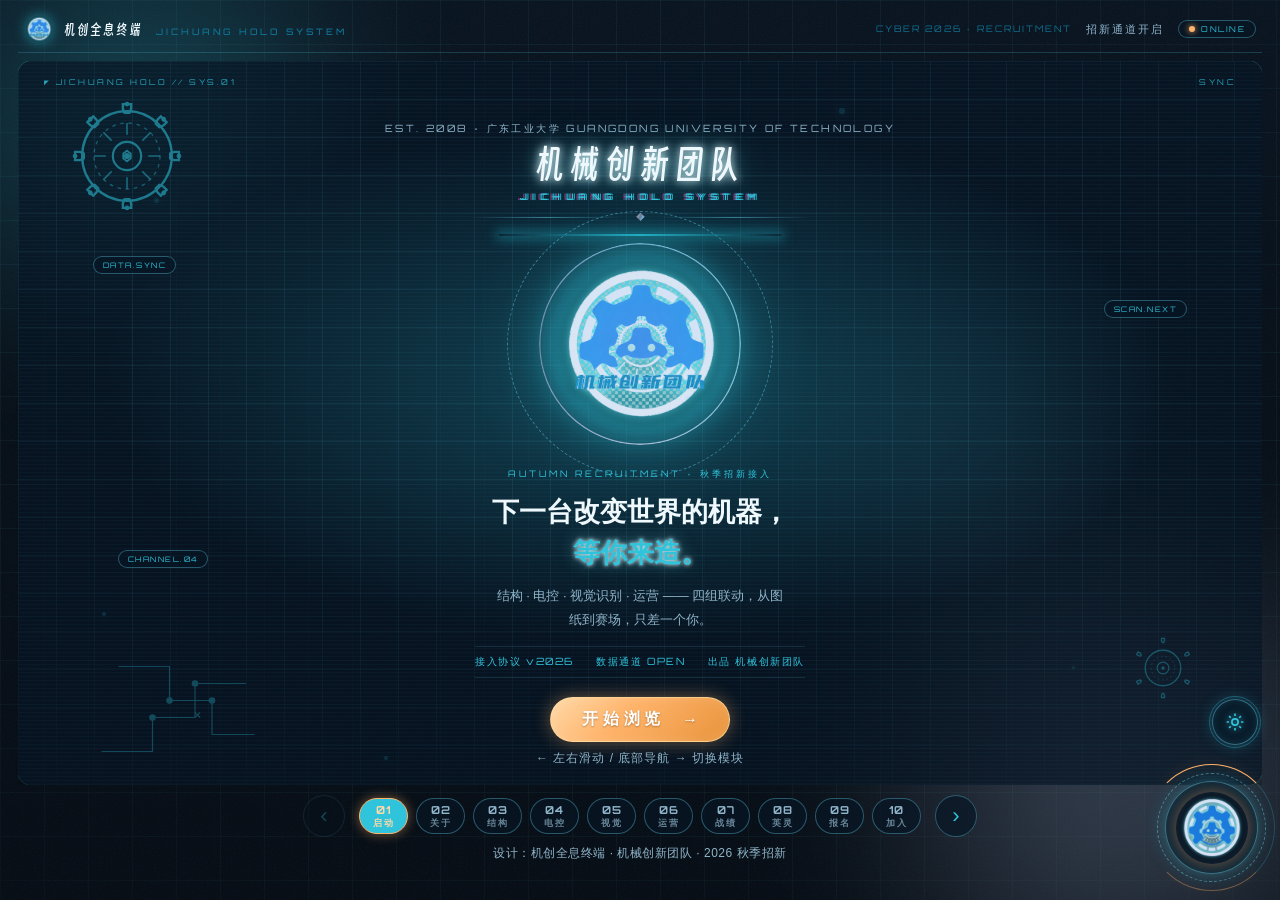
<file: index.html>
<!DOCTYPE html>
<html lang="zh-CN">
<head>
  <meta charset="UTF-8">
  <meta name="viewport" content="width=device-width, initial-scale=1.0">
  <title>机创全息终端 CYBER 2026 · 机械创新团队招新通道</title>
  <meta name="description" content="广东工业大学机械创新团队 2026 秋季招新 —— 全息终端界面，一次一屏浏览团队、组别与报名通道。">
  <link rel="icon" href="data:image/svg+xml,%3Csvg xmlns='http://www.w3.org/2000/svg' viewBox='0 0 100 100'%3E%3Ccircle cx='50' cy='50' r='30' fill='none' stroke='%23107090' stroke-width='10'/%3E%3Ccircle cx='50' cy='50' r='10' fill='%23107090'/%3E%3C/svg%3E">
  <link rel="preload" href="assets/fonts/smiley-sans.woff2" as="font" type="font/woff2" crossorigin>
  <link rel="preload" href="assets/fonts/orbitron.woff2" as="font" type="font/woff2" crossorigin>
  <link rel="stylesheet" href="css/base.css?v=2">
  <link rel="stylesheet" href="css/cover.css">
  <link rel="stylesheet" href="css/paper.css?v=14">
  <link rel="stylesheet" href="css/screen.css?v=2">
  <link rel="stylesheet" href="css/holo.css?v=6">
  <link rel="stylesheet" href="css/holo-tip.css?v=2">
  <link rel="stylesheet" href="css/holo-term.css">
  <link rel="stylesheet" href="css/logo-fusion.css">
  <link rel="stylesheet" href="css/amber-accents.css?v=3">
  <link rel="stylesheet" href="css/group-cv.css">
  <link rel="stylesheet" href="css/valhalla.css?v=28">
  <link rel="stylesheet" href="css/group-identity.css">
  <link rel="stylesheet" href="css/cover-boot.css">
</head>
<body>
  <a class="skip-link" href="#viewport">跳到终端主界面</a>

  <!-- 全息背景层：网格 + 极光 + 漂浮粒子 + 噪点 -->
  <div class="holo-bg" aria-hidden="true">
    <div class="holo-bg__grid" data-depth="10"></div>
    <div class="holo-bg__noise"></div>
    <div class="holo-bg__aurora holo-bg__aurora--1"></div>
    <div class="holo-bg__aurora holo-bg__aurora--2"></div>
    <div class="holo-bg__aurora holo-bg__aurora--3"></div>
    <span class="particle particle--p1"></span>
    <span class="particle particle--p2"></span>
    <span class="particle particle--p3"></span>
    <span class="particle particle--p4"></span>
    <span class="particle particle--p5"></span>
    <span class="particle particle--p6"></span>
  </div>

  <main class="book-wrap" id="top">
    <!-- ============ 终端状态栏 ============ -->
    <header class="topbar" role="banner">
      <div class="topbar__brand">
        <img class="topbar__logo" src="assets/logo.png" alt="机械创新团队队标">
        <span class="topbar__title">机创全息终端 <i>JICHUANG HOLO SYSTEM</i></span>
      </div>
      <div class="topbar__meta">
        <span class="topbar__edition">CYBER 2026 · RECRUITMENT</span>
        <span class="topbar__edition topbar__edition--cn">招新通道开启</span>
        <span class="topbar__live">ONLINE</span>
      </div>
    </header>

    <!-- ============ 全息终端大屏（一次一屏，淡入切换） ============ -->
    <section class="holo" id="viewport" aria-label="机创全息终端：一次浏览一个模块，共十个模块">
      <!-- 01 启动屏 -->
      <article class="screen sheet--cover screen--boot is-active" data-screen="1" aria-label="01 · 启动屏">
        <span class="sheet__sheen" aria-hidden="true"></span>
        <!-- 封面启动动画层（一次性开机动画，播完透明不挡交互） -->
        <div class="cover-boot" aria-hidden="true">
          <div class="cover-boot__core">
            <span class="cover-boot__ring cover-boot__ring--1"></span>
            <span class="cover-boot__ring cover-boot__ring--2"></span>
            <span class="cover-boot__scan"></span>
            <span class="cover-boot__pulse"></span>
          </div>
          <div class="cover-boot__text">
            <span class="cover-boot__line cover-boot__line--1">JICHUANG HOLO SYSTEM</span>
            <span class="cover-boot__line cover-boot__line--2">BOOT SEQUENCE INITIATED</span>
            <span class="cover-boot__line cover-boot__line--3">LOADING MODULES 10/10</span>
            <span class="cover-boot__line cover-boot__line--4">SYNC COMPLETE</span>
          </div>
          <div class="cover-boot__bar"><i></i></div>
          <span class="cover-boot__flash"></span>
        </div>
            <div class="cover__bg" aria-hidden="true" data-depth="12">
              <div class="cover__grid"></div>
              <div class="cover__scan"></div>
              <div class="cover__radial"></div>
              <svg class="deco deco--gear-lg" viewBox="0 0 100 100" aria-hidden="true">
                <g fill="none" stroke="currentColor">
                  <g stroke-width="2">
                    <path d="M46.5 6 h7 v4 l-1.4 3.4 h-4.2 l-1.4 -3.4 z" transform="rotate(0 50 50)"/>
                    <path d="M46.5 6 h7 v4 l-1.4 3.4 h-4.2 l-1.4 -3.4 z" transform="rotate(45 50 50)"/>
                    <path d="M46.5 6 h7 v4 l-1.4 3.4 h-4.2 l-1.4 -3.4 z" transform="rotate(90 50 50)"/>
                    <path d="M46.5 6 h7 v4 l-1.4 3.4 h-4.2 l-1.4 -3.4 z" transform="rotate(135 50 50)"/>
                    <path d="M46.5 6 h7 v4 l-1.4 3.4 h-4.2 l-1.4 -3.4 z" transform="rotate(180 50 50)"/>
                    <path d="M46.5 6 h7 v4 l-1.4 3.4 h-4.2 l-1.4 -3.4 z" transform="rotate(225 50 50)"/>
                    <path d="M46.5 6 h7 v4 l-1.4 3.4 h-4.2 l-1.4 -3.4 z" transform="rotate(270 50 50)"/>
                    <path d="M46.5 6 h7 v4 l-1.4 3.4 h-4.2 l-1.4 -3.4 z" transform="rotate(315 50 50)"/>
                  </g>
                  <g fill="currentColor" stroke="none">
                    <circle cx="50" cy="6" r="2"/>
                    <circle cx="50" cy="6" r="2" transform="rotate(45 50 50)"/>
                    <circle cx="50" cy="6" r="2" transform="rotate(90 50 50)"/>
                    <circle cx="50" cy="6" r="2" transform="rotate(135 50 50)"/>
                    <circle cx="50" cy="6" r="2" transform="rotate(180 50 50)"/>
                    <circle cx="50" cy="6" r="2" transform="rotate(225 50 50)"/>
                    <circle cx="50" cy="6" r="2" transform="rotate(270 50 50)"/>
                    <circle cx="50" cy="6" r="2" transform="rotate(315 50 50)"/>
                  </g>
                  <circle cx="50" cy="50" r="38" stroke-width="2"/>
                  <circle cx="50" cy="50" r="28" stroke-width="1.1" stroke-dasharray="3 4" opacity="0.7"/>
                  <path d="M50 22 V32 M50 68 V78 M22 50 H32 M68 50 H78 M30 30 L37 37 M70 70 L63 63 M70 30 L63 37 M30 70 L37 63" stroke-width="1.4" opacity="0.8"/>
                  <circle cx="50" cy="50" r="12" stroke-width="1.8"/>
                  <polygon points="50,45.5 53.2,48 53.2,52 50,54.5 46.8,52 46.8,48" stroke-width="1.5"/>
                  <circle cx="50" cy="50" r="2.6" fill="currentColor" stroke="none"/>
                </g>
              </svg>
              <svg class="deco deco--gear-sm" viewBox="0 0 100 100" aria-hidden="true">
                <g fill="none" stroke="currentColor">
                  <g stroke-width="1.8">
                    <path d="M48 10 h4 v3 l-1 2.6 h-2 l-1 -2.6 z" transform="rotate(0 50 50)"/>
                    <path d="M48 10 h4 v3 l-1 2.6 h-2 l-1 -2.6 z" transform="rotate(60 50 50)"/>
                    <path d="M48 10 h4 v3 l-1 2.6 h-2 l-1 -2.6 z" transform="rotate(120 50 50)"/>
                    <path d="M48 10 h4 v3 l-1 2.6 h-2 l-1 -2.6 z" transform="rotate(180 50 50)"/>
                    <path d="M48 10 h4 v3 l-1 2.6 h-2 l-1 -2.6 z" transform="rotate(240 50 50)"/>
                    <path d="M48 10 h4 v3 l-1 2.6 h-2 l-1 -2.6 z" transform="rotate(300 50 50)"/>
                  </g>
                  <circle cx="50" cy="50" r="24" stroke-width="1.8"/>
                  <circle cx="50" cy="50" r="16" stroke-width="1" stroke-dasharray="2.5 3.5" opacity="0.7"/>
                  <circle cx="50" cy="50" r="8" stroke-width="1.5"/>
                  <circle cx="50" cy="50" r="2.2" fill="currentColor" stroke="none"/>
                </g>
              </svg>
              <svg class="deco deco--circuit" viewBox="0 0 200 120" aria-hidden="true">
                <g fill="none" stroke="currentColor" stroke-width="1.4">
                  <path d="M10 110 H70 V70 H120 M120 70 V30 H180"/>
                  <path d="M30 10 H90 V50 H140 M140 50 V90 H190"/>
                  <circle cx="70" cy="70" r="3.2" fill="currentColor"/>
                  <circle cx="120" cy="30" r="3.2" fill="currentColor"/>
                  <circle cx="140" cy="50" r="3.2" fill="currentColor"/>
                  <circle cx="90" cy="50" r="3.2" fill="currentColor"/>
                  <path d="M120 70 L126 64 M126 70 L120 64"/>
                </g>
              </svg>
            </div>

            <div class="cover__status" aria-hidden="true">
              <span>◤ JICHUANG HOLO // SYS.01</span>
              <span>SYNC <span class="dot"></span></span>
            </div>

            <span class="cover__chip cover__chip--a" aria-hidden="true">DATA.SYNC</span>
            <span class="cover__chip cover__chip--b" aria-hidden="true">SCAN.NEXT</span>
            <span class="cover__chip cover__chip--c" aria-hidden="true">CHANNEL.04</span>

            <div class="cover__content">
              <p class="cover__est">EST. 2008 · 广东工业大学 GUANGDONG UNIVERSITY OF TECHNOLOGY</p>
              <h1 class="cover__masthead">
                <span class="cover__masthead-cn">机械创新团队</span>
                <span class="cover__masthead-en">JICHUANG HOLO SYSTEM</span>
              </h1>
              <div class="cover__rule"><span class="cover__rule-gem" aria-hidden="true">◆</span></div>

              <div class="cover__logo-wrap">
                <span class="cover__ring cover__ring--1" aria-hidden="true"></span>
                <span class="cover__ring cover__ring--2" aria-hidden="true"></span>
                <img class="cover__logo" src="assets/logo.png" alt="机械创新团队队标：青色齿轮线条标识" width="240" height="240" data-depth="8">
                <div class="cover__beam" aria-hidden="true"></div>
              </div>

              <p class="cover__kicker">AUTUMN RECRUITMENT · 秋季招新接入</p>
              <h2 class="cover__headline">下一台改变世界的机器，<br><em>等你来造。</em></h2>
              <p class="cover__sub">结构 · 电控 · 视觉识别 · 运营 —— 四组联动，从图纸到赛场，只差一个你。</p>

              <div class="cover__meta">
                <span>接入协议 v2026</span><span>数据通道 OPEN</span><span>出品 机械创新团队</span>
              </div>

              <div class="cover__datastrip" aria-hidden="true">
                <span>MEMBERS <b>30+</b></span>
                <span>AWARDS <b>40+</b></span>
                <span>PROJECTS <b>15+</b></span>
                <span>CHANNEL <b>04</b></span>
                <span>RACE.2026 <b>──</b></span>
              </div>
            </div>

            <div class="cover__footer">
              <button class="cover__cta" id="coverStart" type="button">
                <span class="cover__cta-label">开始浏览</span>
                <span class="cover__cta-arrow" aria-hidden="true">→</span>
              </button>
              <p class="cover__hint">← 左右滑动 / 底部导航 → 切换模块</p>
            </div>
      </article>

      <!-- 02 关于团队 -->
      <article class="screen sheet--paper" data-screen="2" aria-label="02 · 关于团队">
        <span class="sheet__sheen" aria-hidden="true"></span>
            <header class="sheet__masthead">
              <span class="sheet__masthead-id">02</span>
              <h2 class="sheet__masthead-title">关于机创 <i>ABOUT</i></h2>
              <span class="sheet__masthead-meta">MODULE 02/10 · DATA.SYNC</span>
            </header>

            <div class="sheet__body sheet__body--about">
              <p class="sheet__lead">一支把课堂变成图纸、把图纸变成机器的学生科创团队。</p>
              <div class="sheet__cols">
                <div class="sheet__col">
                  <div class="about-panel">
                    <p class="para">机械创新团队（<b>Mechanical Innovation Team</b>，简称「机创」）是广东工业大学的学生科创团队，以机械设计为根、以电控与视觉识别为翼，围绕机器人、智能装备与创新课题展开学习与实践。</p>
                    <p class="para">在这里，你能接触到从三维建模、单片机控制到视觉算法、品牌运营的全链路技能；也能和一群愿意为作品熬夜、为调试较真、为比赛拼尽全力的伙伴并肩。</p>

                    <div class="about-block">
                      <h5 class="about-block__title">成长路径 <i>GROWTH PATH</i></h5>
                      <ol class="path">
                        <li class="path__item">
                          <b class="path__no">01</b>
                          <div class="path__body"><b class="path__name">基础培训</b><span class="path__desc">组内每周培训，从建模 / 编程 / 算法入门。</span></div>
                        </li>
                        <li class="path__item">
                          <b class="path__no">02</b>
                          <div class="path__body"><b class="path__name">分组实战</b><span class="path__desc">进入对应组别，在真实任务中练手。</span></div>
                        </li>
                        <li class="path__item">
                          <b class="path__no">03</b>
                          <div class="path__body"><b class="path__name">项目打磨</b><span class="path__desc">参与整车项目，学长全程把关带练。</span></div>
                        </li>
                        <li class="path__item">
                          <b class="path__no">04</b>
                          <div class="path__body"><b class="path__name">赛事检验</b><span class="path__desc">代表团队出战，让作品接受赛场检验。</span></div>
                        </li>
                      </ol>
                    </div>

                    <div class="about-block">
                      <h5 class="about-block__title">团队亮点 <i>HIGHLIGHTS</i></h5>
                      <ul class="points">
                        <li class="points__item"><b>全链路培养</b><span>机械 → 电控 → 视觉 → 运营，一条龙成长。</span></li>
                        <li class="points__item"><b>资料沉淀</b><span>历届赛事经验、代码与文档库代代传承。</span></li>
                        <li class="points__item"><b>设备场地</b><span>实验室加工间、3D 打印与器材支持。</span></li>
                        <li class="points__item"><b>跨组联动</b><span>四组协作完成整车项目，体验真实工程协作。</span></li>
                      </ul>
                    </div>

                    <ul class="facts">
                      <li class="facts__item"><b class="facts__num" data-count="2008">2008</b><span class="facts__label">团队成立</span></li>
                      <li class="facts__item"><b class="facts__num count-up" data-count="30">30+</b><span class="facts__label">在队成员</span></li>
                      <li class="facts__item"><b class="facts__num count-up" data-count="40">40+</b><span class="facts__label">年度奖项</span></li>
                    </ul>
                  </div>
                </div>
                <div class="sheet__col">
                  <div class="mentor">
                    <figure class="mentor__photo">
                      <img src="assets/mentor.png" alt="于兆勤 教授" width="473" height="372">
                    </figure>
                    <div class="mentor__info">
                      <h4 class="mentor__name">于兆勤 教授 <small>硕士研究生导师</small></h4>
                      <p class="mentor__honors">广东省教学名师 · 南粤优秀教师</p>
                      <p class="mentor__duty">广东省高等学校工程训练教学指导委员会副主任委员 · 创客教育基地联盟副理事长 · 中南地区港澳特区金工研究会副理事长 · 全国万名优秀创新创业导师人才库首批入库导师</p>
                      <p class="mentor__result">指导本科生在全国「挑战杯」决赛、中国机器人大赛暨 RoboCup 公开赛、全国大学生机械创新设计大赛、全国大学生工程训练综合能力竞赛、全国大学生物联网创新创业大赛、全国大学生节能减排社会实践与科技竞赛等国家级比赛中获奖 <b>40 余项</b>；指导学生授权实用新型专利 <b>50 余件</b>、授权发明专利 <b>10 余件</b>；指导完成国家级、省级大学生创新训练项目 <b>20 余项</b>。</p>
                    </div>
                    <ul class="mentor__stats">
                      <li class="mentor__stat"><b>40+</b><span>国家级赛事奖项</span></li>
                      <li class="mentor__stat"><b>60+</b><span>授权专利</span></li>
                      <li class="mentor__stat"><b>20+</b><span>大创项目</span></li>
                    </ul>
                    <ul class="mentor__tags">
                      <li>机械设计</li><li>嵌入式开发</li><li>视觉算法</li><li>创新创业</li>
                    </ul>
                  </div>
                </div>
              </div>

              <div class="motto">
                <span class="motto__mark" aria-hidden="true">❝</span>
                <p class="motto__text">精益 · 创新 · 协作 · 突破</p>
                <span class="motto__en">PRECISION · INNOVATION · TEAMWORK · BREAKTHROUGH</span>
              </div>

              <div class="holo-bar holo-bar--grid" aria-hidden="true">
                <div class="holo-bar__cell"><span class="holo-bar__ico">◈</span><b>零基础也能来</b><small>无需门槛 · 从入门开始</small></div>
                <div class="holo-bar__cell"><span class="holo-bar__ico">⌖</span><b>全程学长带队</b><small>一对一传帮带</small></div>
                <div class="holo-bar__cell"><span class="holo-bar__ico">⚙</span><b>赛事经费支持</b><small>作品落地有保障</small></div>
                <div class="holo-bar__cell"><span class="holo-bar__ico">▣</span><b>作品落地参赛</b><small>从图纸到赛场</small></div>
              </div>
            </div>

            <footer class="sheet__footer">
              <span>机械创新团队 · 2026 秋季招新</span>
              <span class="sheet__folio">MOD.02</span>
            </footer>
        <span class="sheet__more" aria-hidden="true"></span>
      </article>

      <!-- 03 结构组 -->
      <article class="screen sheet--paper" data-screen="3" aria-label="03 · 结构组">
        <span class="sheet__sheen" aria-hidden="true"></span>
            <header class="sheet__masthead">
              <span class="sheet__masthead-id">03</span>
              <h2 class="sheet__masthead-title">结构组 <i>MECH</i></h2>
              <span class="sheet__masthead-meta">MODULE 03/10 · TEAM.A</span>
            </header>

            <div class="sheet__body group-screen">
              <p class="sheet__lead">把创意变成看得见的骨架 —— 机械结构设计与建模装配。</p>
              <div class="group-screen__main">
                <div class="group-screen__desc">
                  <p class="para">负责机械结构设计与建模装配，把创意变成看得见的骨架。精研齿轮、连杆与机构学，从三维建模到工程制图的全链路技能。</p>
                  <p class="group__who">适合喜欢动手、痴迷机构、想精通 SolidWorks 与工程制图的你。</p>
                  <ul class="group__tags group__tags--lg"><li>SolidWorks</li><li>AutoCAD</li><li>机械制图</li><li>3D 打印</li></ul>
                </div>
                <div class="group-screen__art" aria-hidden="true">
                  <svg viewBox="0 0 120 120" class="group-screen__svg">
                    <g fill="none" stroke="currentColor">
                      <g stroke-width="2.2">
                        <path d="M55.5 6 h9 v5 l-1.6 4 h-5.8 l-1.6 -4 z" transform="rotate(0 60 60)"/>
                        <path d="M55.5 6 h9 v5 l-1.6 4 h-5.8 l-1.6 -4 z" transform="rotate(30 60 60)"/>
                        <path d="M55.5 6 h9 v5 l-1.6 4 h-5.8 l-1.6 -4 z" transform="rotate(60 60 60)"/>
                        <path d="M55.5 6 h9 v5 l-1.6 4 h-5.8 l-1.6 -4 z" transform="rotate(90 60 60)"/>
                        <path d="M55.5 6 h9 v5 l-1.6 4 h-5.8 l-1.6 -4 z" transform="rotate(120 60 60)"/>
                        <path d="M55.5 6 h9 v5 l-1.6 4 h-5.8 l-1.6 -4 z" transform="rotate(150 60 60)"/>
                        <path d="M55.5 6 h9 v5 l-1.6 4 h-5.8 l-1.6 -4 z" transform="rotate(180 60 60)"/>
                        <path d="M55.5 6 h9 v5 l-1.6 4 h-5.8 l-1.6 -4 z" transform="rotate(210 60 60)"/>
                        <path d="M55.5 6 h9 v5 l-1.6 4 h-5.8 l-1.6 -4 z" transform="rotate(240 60 60)"/>
                        <path d="M55.5 6 h9 v5 l-1.6 4 h-5.8 l-1.6 -4 z" transform="rotate(270 60 60)"/>
                        <path d="M55.5 6 h9 v5 l-1.6 4 h-5.8 l-1.6 -4 z" transform="rotate(300 60 60)"/>
                        <path d="M55.5 6 h9 v5 l-1.6 4 h-5.8 l-1.6 -4 z" transform="rotate(330 60 60)"/>
                      </g>
                      <g fill="currentColor" stroke="none">
                        <circle cx="60" cy="6" r="2.2"/>
                        <circle cx="60" cy="6" r="2.2" transform="rotate(30 60 60)"/>
                        <circle cx="60" cy="6" r="2.2" transform="rotate(60 60 60)"/>
                        <circle cx="60" cy="6" r="2.2" transform="rotate(90 60 60)"/>
                        <circle cx="60" cy="6" r="2.2" transform="rotate(120 60 60)"/>
                        <circle cx="60" cy="6" r="2.2" transform="rotate(150 60 60)"/>
                        <circle cx="60" cy="6" r="2.2" transform="rotate(180 60 60)"/>
                        <circle cx="60" cy="6" r="2.2" transform="rotate(210 60 60)"/>
                        <circle cx="60" cy="6" r="2.2" transform="rotate(240 60 60)"/>
                        <circle cx="60" cy="6" r="2.2" transform="rotate(270 60 60)"/>
                        <circle cx="60" cy="6" r="2.2" transform="rotate(300 60 60)"/>
                        <circle cx="60" cy="6" r="2.2" transform="rotate(330 60 60)"/>
                      </g>
                      <circle cx="60" cy="60" r="44" stroke-width="2.2"/>
                      <circle cx="60" cy="60" r="34" stroke-width="1.2" stroke-dasharray="3 4" opacity="0.7"/>
                      <path d="M60 26 V40 M60 80 V94 M26 60 H40 M80 60 H94 M36 36 L46 46 M84 84 L74 74 M84 36 L74 46 M36 84 L46 74" stroke-width="2.4" opacity="0.95"/>
                      <circle cx="60" cy="60" r="16" stroke-width="2.2"/>
                      <circle cx="60" cy="60" r="10" stroke-width="1.2" stroke-dasharray="2 3" opacity="0.7"/>
                      <polygon points="60,54 65,57 65,63 60,66 55,63 55,57" stroke-width="1.8"/>
                      <circle cx="60" cy="60" r="3" fill="currentColor" stroke="none"/>
                    </g>
                  </svg>
                  <span class="group-screen__art-tag">MECH · 齿轮组</span>
                </div>
              </div>
              <div class="group-screen__extra group-screen__extra--filled">
                <div class="group-cv">
                  <header class="group-cv__head">
                    <span class="group-cv__en">CORE CURRICULUM</span>
                    <h3 class="group-cv__title">核心培养内容</h3>
                  </header>
                  <div class="group-cv__grid">
                    <section class="group-cv__card">
                      <header class="group-cv__card-head">
                        <span class="group-cv__no">01</span>
                        <h4 class="group-cv__card-title">专业软件技能掌握</h4>
                      </header>
                      <ul class="group-cv__list">
                        <li class="group-cv__item">
                          <b class="group-cv__item-name">SolidWorks 精通</b>
                          <span class="group-cv__item-desc">系统学习 SW2018 及以上版本建模软件，深入理解软件指令与操作逻辑。</span>
                        </li>
                        <li class="group-cv__item">
                          <b class="group-cv__item-name">高效绘图能力</b>
                          <span class="group-cv__item-desc">培养清晰的建模思路，提升识图与看图能力，能够独立完成复杂模型的高速绘制。</span>
                        </li>
                      </ul>
                    </section>
                    <section class="group-cv__card">
                      <header class="group-cv__card-head">
                        <span class="group-cv__no">02</span>
                        <h4 class="group-cv__card-title">机械设计与理论基础</h4>
                      </header>
                      <ul class="group-cv__list">
                        <li class="group-cv__item">
                          <b class="group-cv__item-name">标准件认知</b>
                          <span class="group-cv__item-desc">熟悉各类常用机械标准件的规格与应用场景。</span>
                        </li>
                        <li class="group-cv__item">
                          <b class="group-cv__item-name">传动结构解析</b>
                          <span class="group-cv__item-desc">深入学习机械传动原理与结构设计，打下扎实的机械基础。</span>
                        </li>
                        <li class="group-cv__item">
                          <b class="group-cv__item-name">创新设计思维</b>
                          <span class="group-cv__item-desc">鼓励打破常规，培养提出新颖、实用设计方案的能力。</span>
                        </li>
                      </ul>
                    </section>
                    <section class="group-cv__card">
                      <header class="group-cv__card-head">
                        <span class="group-cv__no">03</span>
                        <h4 class="group-cv__card-title">前沿技术与项目实战</h4>
                      </header>
                      <ul class="group-cv__list">
                        <li class="group-cv__item">
                          <b class="group-cv__item-name">3D 打印技术</b>
                          <span class="group-cv__item-desc">入门增材制造技术，掌握从模型到实物的快速成型流程。</span>
                        </li>
                        <li class="group-cv__item">
                          <b class="group-cv__item-name">典型机构设计</b>
                          <span class="group-cv__item-desc">专项学习机械手夹取装置等精密机构的设计方法。</span>
                        </li>
                        <li class="group-cv__item">
                          <b class="group-cv__item-name">智能小车复现</b>
                          <span class="group-cv__item-desc">通过智能物流小车的完整复现项目，打通设计与制造的闭环。</span>
                        </li>
                      </ul>
                    </section>
                    <section class="group-cv__card">
                      <header class="group-cv__card-head">
                        <span class="group-cv__no">04</span>
                        <h4 class="group-cv__card-title">工程实践与装配</h4>
                      </header>
                      <ul class="group-cv__list">
                        <li class="group-cv__item">
                          <b class="group-cv__item-name">线下装配要点</b>
                          <span class="group-cv__item-desc">学习实物装配的技巧与规范，解决从图纸到实物的落地问题。</span>
                        </li>
                      </ul>
                    </section>
                  </div>
                  <div class="group-cv__shots">
                    <div class="group-cv__shot">
                      <img src="assets/images/jiegou-1.webp" alt="结构组齿轮传动装置作品" loading="lazy">
                      <span class="group-cv__shot-tag">SHOT 01 · 作品实物</span>
                      <span class="group-cv__shot-note">齿轮传动装置 / 实物作品</span>
                    </div>
                    <div class="group-cv__shot">
                      <img src="assets/images/jiegou-2.webp" alt="结构组装配设备三维设计" loading="lazy">
                      <span class="group-cv__shot-tag">SHOT 02 · 三维设计</span>
                      <span class="group-cv__shot-note">装配设备建模 / SolidWorks 设计</span>
                    </div>
                    <div class="group-cv__shot">
                      <img src="assets/images/jiegou-3.webp" alt="结构组组内调试机器人" loading="lazy">
                      <span class="group-cv__shot-tag">SHOT 03 · 组内调试</span>
                      <span class="group-cv__shot-note">装配调试 / 机器人协作</span>
                    </div>
                  </div>
                </div>
              </div>
            </div>

            <footer class="sheet__footer">
              <span>机械创新团队 · 2026 秋季招新</span>
              <span class="sheet__folio">MOD.03</span>
            </footer>
        <span class="sheet__more" aria-hidden="true"></span>
      </article>

      <!-- 04 电控组 -->
      <article class="screen sheet--paper" data-screen="4" aria-label="04 · 电控组">
        <span class="sheet__sheen" aria-hidden="true"></span>
            <header class="sheet__masthead">
              <span class="sheet__masthead-id">04</span>
              <h2 class="sheet__masthead-title">电控组 <i>EMBED</i></h2>
              <span class="sheet__masthead-meta">MODULE 04/10 · TEAM.B</span>
            </header>

            <div class="sheet__body group-screen">
              <p class="sheet__lead">给机器装上大脑 —— 电路设计与单片机开发。</p>
              <div class="group-screen__main">
                <div class="group-screen__desc">
                  <p class="para">负责电路设计与单片机开发，给机器装上大脑。让电机听话、让传感器就位，从原理图到实物焊接的完整闭环。</p>
                  <p class="group__who">适合想玩转单片机、爱焊接调电路、能用 C 语言控制硬件的你。</p>
                  <ul class="group__tags group__tags--lg"><li>单片机</li><li>C 语言</li><li>电路设计</li><li>传感器</li></ul>
                </div>
                <div class="group-screen__art" aria-hidden="true">
                  <svg viewBox="0 0 120 120" class="group-screen__svg">
                    <g fill="none" stroke="currentColor" stroke-width="2.2">
                      <rect x="18" y="14" width="84" height="42" rx="6"/>
                      <circle cx="28" cy="25" r="2.4" fill="currentColor" stroke="none"/>
                      <circle cx="36" cy="25" r="2.4" fill="currentColor" stroke="none" opacity="0.7"/>
                      <circle cx="44" cy="25" r="2.4" fill="currentColor" stroke="none" opacity="0.4"/>
                      <path d="M26 36 h22 M26 42 h34 M26 48 h16" stroke-width="1.8" opacity="0.85"/>
                      <rect x="42" y="44" width="6" height="8" fill="currentColor" stroke="none"/>
                      <path d="M60 56 v12" stroke-width="1.6" stroke-dasharray="3 3" opacity="0.8"/>
                      <circle cx="60" cy="70" r="2.4" fill="currentColor" stroke="none" opacity="0.9"/>
                      <rect x="44" y="74" width="32" height="26" rx="3"/>
                      <rect x="52" y="82" width="16" height="10" rx="1.5" opacity="0.85"/>
                      <circle cx="49" cy="79" r="1.4" fill="currentColor" stroke="none"/>
                      <path d="M48 74 v-4 M52 74 v-4 M56 74 v-4 M64 74 v-4 M68 74 v-4 M72 74 v-4" stroke-width="1.6"/>
                      <path d="M48 100 v4 M52 100 v4 M56 100 v4 M64 100 v4 M68 100 v4 M72 100 v4" stroke-width="1.6"/>
                      <path d="M18 86 H40 V100 M102 86 H80 V100" stroke-width="1.8" opacity="0.85"/>
                      <circle cx="18" cy="86" r="3.4" fill="currentColor" stroke="none"/>
                      <circle cx="102" cy="86" r="3.4" fill="currentColor" stroke="none"/>
                    </g>
                  </svg>
                  <span class="group-screen__art-tag">EMBED · 电路板</span>
                </div>
              </div>
              <div class="group-screen__extra group-screen__extra--filled">
                <div class="group-cv">
                  <header class="group-cv__head">
                    <span class="group-cv__en">CORE CURRICULUM</span>
                    <h3 class="group-cv__title">核心培养内容</h3>
                  </header>
                  <div class="group-cv__grid">
                    <section class="group-cv__card">
                      <header class="group-cv__card-head">
                        <span class="group-cv__no">01</span>
                        <h4 class="group-cv__card-title">C 语言高阶编程与架构</h4>
                      </header>
                      <ul class="group-cv__list">
                        <li class="group-cv__item">
                          <b class="group-cv__item-name">核心语法深耕</b>
                          <span class="group-cv__item-desc">系统学习 C 语言，重点攻克指针操作与内存管理，打下坚实的底层代码基础。</span>
                        </li>
                        <li class="group-cv__item">
                          <b class="group-cv__item-name">面向对象思想</b>
                          <span class="group-cv__item-desc">探索在 C 语言中实现面向对象编程（OOP）的高级技巧，提升代码的模块化与可维护性。</span>
                        </li>
                      </ul>
                    </section>
                    <section class="group-cv__card">
                      <header class="group-cv__card-head">
                        <span class="group-cv__no">02</span>
                        <h4 class="group-cv__card-title">嵌入式开发与外设控制</h4>
                      </header>
                      <ul class="group-cv__list">
                        <li class="group-cv__item">
                          <b class="group-cv__item-name">STM32 开发实战</b>
                          <span class="group-cv__item-desc">熟练掌握 STM32 微控制器及其 HAL 库的使用，能够驱动各类常用外设传感器与执行器。</span>
                        </li>
                        <li class="group-cv__item">
                          <b class="group-cv__item-name">最小系统设计</b>
                          <span class="group-cv__item-desc">学习电源压降电路设计，独立完成单片机最小系统板的原理图与 PCB 绘制。</span>
                        </li>
                      </ul>
                    </section>
                    <section class="group-cv__card">
                      <header class="group-cv__card-head">
                        <span class="group-cv__no">03</span>
                        <h4 class="group-cv__card-title">硬件制作与工艺</h4>
                      </header>
                      <ul class="group-cv__list">
                        <li class="group-cv__item">
                          <b class="group-cv__item-name">PCB 设计与焊接</b>
                          <span class="group-cv__item-desc">掌握电路板（PCB）的设计流程，并具备电子元器件的焊接与硬件调试能力，实现从图纸到实物的转化。</span>
                        </li>
                      </ul>
                    </section>
                    <section class="group-cv__card">
                      <header class="group-cv__card-head">
                        <span class="group-cv__no">04</span>
                        <h4 class="group-cv__card-title">自动控制算法应用</h4>
                      </header>
                      <ul class="group-cv__list">
                        <li class="group-cv__item">
                          <b class="group-cv__item-name">PID 控制算法</b>
                          <span class="group-cv__item-desc">深入学习经典的 PID 算法，掌握速度闭环与位置闭环控制策略，实现对电机等执行机构的精准控制。</span>
                        </li>
                      </ul>
                    </section>
                  </div>
                  <div class="group-cv__shots">
                    <div class="group-cv__shot">
                      <img src="assets/images/diankong-1.webp" alt="电控组代码与PID调参" loading="lazy">
                      <span class="group-cv__shot-tag">SHOT 01 · 代码调试</span>
                      <span class="group-cv__shot-note">C 语言编程 / PID 调参</span>
                    </div>
                    <div class="group-cv__shot">
                      <img src="assets/images/diankong-2.webp" alt="电控组电路板作品" loading="lazy">
                      <span class="group-cv__shot-tag">SHOT 02 · 硬件作品</span>
                      <span class="group-cv__shot-note">电路板焊接 / 硬件制作</span>
                    </div>
                    <div class="group-cv__shot">
                      <img src="assets/images/diankong-3.webp" alt="电控组围桌调试机器人" loading="lazy">
                      <span class="group-cv__shot-tag">SHOT 03 · 组内调试</span>
                      <span class="group-cv__shot-note">围坐调试 / 编程协作</span>
                    </div>
                  </div>
                </div>
              </div>
            </div>

            <footer class="sheet__footer">
              <span>机械创新团队 · 2026 秋季招新</span>
              <span class="sheet__folio">MOD.04</span>
            </footer>
        <span class="sheet__more" aria-hidden="true"></span>
      </article>

      <!-- 05 视觉识别组 -->
      <article class="screen sheet--paper" data-screen="5" aria-label="05 · 视觉识别组">
        <span class="sheet__sheen" aria-hidden="true"></span>
            <header class="sheet__masthead">
              <span class="sheet__masthead-id">05</span>
              <h2 class="sheet__masthead-title">视觉识别组 <i>VISION</i></h2>
              <span class="sheet__masthead-meta">MODULE 05/10 · TEAM.C</span>
            </header>

            <div class="sheet__body group-screen">
              <p class="sheet__lead">让机器「看见」并理解世界 —— 图像处理与视觉算法。</p>
              <div class="group-screen__main">
                <div class="group-screen__desc">
                  <p class="para">负责图像处理与视觉算法，让机器「看见」并理解世界。从 OpenCV 到深度学习，从识别检测到路径规划。</p>
                  <p class="group__who">适合对 Python、图像与算法好奇、愿意啃论文和跑模型的你。</p>
                  <ul class="group__tags group__tags--lg"><li>Python</li><li>OpenCV</li><li>视觉算法</li><li>深度学习</li></ul>
                </div>
                <div class="group-screen__art" aria-hidden="true">
                  <svg viewBox="0 0 120 120" class="group-screen__svg">
                    <g fill="none" stroke="currentColor" stroke-width="2.2">
                      <path d="M14 30 V14 H30 M106 30 V14 H90 M14 90 V106 H30 M106 90 V106 H90" stroke-width="2.6"/>
                      <path d="M36 60 Q60 38 84 60 Q60 82 36 60 Z" stroke-width="2.6"/>
                      <circle cx="60" cy="60" r="14" stroke-width="2"/>
                      <circle cx="60" cy="60" r="7" fill="currentColor" stroke="none"/>
                      <circle cx="57" cy="57" r="2.4" fill="rgba(6,16,27,0.9)" stroke="none"/>
                      <path d="M40 44 L26 30 M80 76 L94 90" stroke-width="1.6" opacity="0.7"/>
                      <path d="M44 56 Q60 48 76 56" stroke-width="1.4" opacity="0.5"/>
                    </g>
                  </svg>
                  <span class="group-screen__art-tag">VISION · 感知单元</span>
                </div>
              </div>
              <div class="group-screen__extra group-screen__extra--filled">
                <div class="group-cv">
                  <header class="group-cv__head">
                    <span class="group-cv__en">CORE CURRICULUM</span>
                    <h3 class="group-cv__title">核心培养内容</h3>
                  </header>
                  <div class="group-cv__grid">
                    <section class="group-cv__card">
                      <header class="group-cv__card-head">
                        <span class="group-cv__no">01</span>
                        <h4 class="group-cv__card-title">编程与数学基石</h4>
                      </header>
                      <ul class="group-cv__list">
                        <li class="group-cv__item">
                          <b class="group-cv__item-name">Python 高阶编程</b>
                          <span class="group-cv__item-desc">从基础语法深入至面向对象编程（OOP），构建扎实的代码架构能力。</span>
                        </li>
                        <li class="group-cv__item">
                          <b class="group-cv__item-name">图像处理理论</b>
                          <span class="group-cv__item-desc">掌握数字图像原理、色彩空间转换及矩阵运算，精通图像预处理技术，为算法打下数学基础。</span>
                        </li>
                      </ul>
                    </section>
                    <section class="group-cv__card">
                      <header class="group-cv__card-head">
                        <span class="group-cv__no">02</span>
                        <h4 class="group-cv__card-title">计算机视觉算法实战</h4>
                      </header>
                      <ul class="group-cv__list">
                        <li class="group-cv__item">
                          <b class="group-cv__item-name">传统 CV 技能</b>
                          <span class="group-cv__item-desc">熟练使用 OpenCV 库，掌握特征算子提取、轮廓检测及特征匹配等经典视觉算法。</span>
                        </li>
                        <li class="group-cv__item">
                          <b class="group-cv__item-name">深度学习前沿</b>
                          <span class="group-cv__item-desc">深入理解 CNN 卷积神经网络，实战目标检测与语义分割任务，掌握数据集构建与模型调参的核心技巧。</span>
                        </li>
                      </ul>
                    </section>
                    <section class="group-cv__card group-cv__card--wide">
                      <header class="group-cv__card-head">
                        <span class="group-cv__no">03</span>
                        <h4 class="group-cv__card-title">模型优化与部署</h4>
                      </header>
                      <ul class="group-cv__list">
                        <li class="group-cv__item">
                          <b class="group-cv__item-name">高性能模型优化</b>
                          <span class="group-cv__item-desc">学习模型剪枝、蒸馏及量化压缩技术，进行模型转换与推理性能调优，让算法跑得更快、更轻。</span>
                        </li>
                        <li class="group-cv__item">
                          <b class="group-cv__item-name">嵌入式工程落地</b>
                          <span class="group-cv__item-desc">掌握嵌入式端的推理部署与通信协议，实现算法在硬件终端上的实际应用，打通「算法到产品」的最后一公里。</span>
                        </li>
                      </ul>
                    </section>
                  </div>
                  <div class="group-cv__shots">
                    <div class="group-cv__shot">
                      <img src="assets/images/shijue-1.webp" alt="视觉组YOLO识别效果" loading="lazy">
                      <span class="group-cv__shot-tag">SHOT 01 · 识别效果</span>
                      <span class="group-cv__shot-note">YOLO 目标检测 / 实时识别</span>
                    </div>
                    <div class="group-cv__shot">
                      <img src="assets/images/shijue-2.webp" alt="视觉组GPU模型训练" loading="lazy">
                      <span class="group-cv__shot-tag">SHOT 02 · 模型训练</span>
                      <span class="group-cv__shot-note">GPU 监控 / 训练调参</span>
                    </div>
                    <div class="group-cv__shot">
                      <img src="assets/images/shijue-3.webp" alt="视觉组组内日常" loading="lazy">
                      <span class="group-cv__shot-tag">SHOT 03 · 组内日常</span>
                      <span class="group-cv__shot-note">项目调试 / 学习时光</span>
                    </div>
                  </div>
                </div>
              </div>
            </div>

            <footer class="sheet__footer">
              <span>机械创新团队 · 2026 秋季招新</span>
              <span class="sheet__folio">MOD.05</span>
            </footer>
        <span class="sheet__more" aria-hidden="true"></span>
      </article>

      <!-- 06 运营组 -->
      <article class="screen sheet--paper" data-screen="6" aria-label="06 · 运营组">
        <span class="sheet__sheen" aria-hidden="true"></span>
            <header class="sheet__masthead">
              <span class="sheet__masthead-id">06</span>
              <h2 class="sheet__masthead-title">运营组 <i>MEDIA</i></h2>
              <span class="sheet__masthead-meta">MODULE 06/10 · TEAM.D</span>
            </header>

            <div class="sheet__body group-screen">
              <p class="sheet__lead">让机创被更多人看见 —— 品牌、宣传与团队运转。</p>
              <div class="group-screen__main">
                <div class="group-screen__desc">
                  <p class="para">负责团队品牌、宣传、策划与对外联络，让机创被更多人看见，也承接团队运转与招新组织。</p>
                  <p class="group__who">适合擅长写作、剪辑、设计或活动组织，想为团队扛起门面的你。</p>
                  <ul class="group__tags group__tags--lg"><li>Office</li><li>Premiere</li><li>Photoshop</li><li>公众号运营</li></ul>
                </div>
                <div class="group-screen__art" aria-hidden="true">
                  <svg viewBox="0 0 120 120" class="group-screen__svg">
                    <g fill="none" stroke="currentColor" stroke-width="2.4">
                      <path d="M20 44 h18 v32 h-18 z" stroke-width="2.8"/>
                      <path d="M38 44 l28 -16 v64 l-28 -16" stroke-width="2.8"/>
                      <path d="M42 50 h18 M42 56 h18 M42 62 h18 M42 68 h18" stroke-width="1.6" opacity="0.7"/>
                      <path d="M74 40 a26 26 0 0 1 0 40" stroke-width="2.2"/>
                      <path d="M82 30 a40 40 0 0 1 0 60" stroke-width="1.8" opacity="0.7"/>
                      <path d="M90 20 a54 54 0 0 1 0 80" stroke-width="1.4" opacity="0.45"/>
                      <path d="M30 30 l-8 -12 M34 24 l-4 -8" stroke-width="1.8"/>
                      <path d="M90 30 l8 -12" stroke-width="1.8"/>
                    </g>
                  </svg>
                  <span class="group-screen__art-tag">MEDIA · 广播单元</span>
                </div>
              </div>
              <div class="group-screen__extra group-screen__extra--filled">
                <div class="group-cv">
                  <header class="group-cv__head">
                    <span class="group-cv__en">CORE CURRICULUM</span>
                    <h3 class="group-cv__title">核心培养内容</h3>
                  </header>
                  <div class="group-cv__grid">
                    <section class="group-cv__card">
                      <header class="group-cv__card-head">
                        <span class="group-cv__no">01</span>
                        <h4 class="group-cv__card-title">赛事答辩材料创作</h4>
                      </header>
                      <ul class="group-cv__list">
                        <li class="group-cv__item">
                          <b class="group-cv__item-name">答辩 PPT 精工制作</b>
                          <span class="group-cv__item-desc">系统打磨路演级演示文稿：信息分层、视觉叙事与演示节奏，让每一页都为说服评委而设计。</span>
                        </li>
                        <li class="group-cv__item">
                          <b class="group-cv__item-name">技术报告书撰写</b>
                          <span class="group-cv__item-desc">掌握竞赛报告书的结构化写作规范，将创新点、实验数据与成果凝练成严谨专业的文本。</span>
                        </li>
                      </ul>
                    </section>
                    <section class="group-cv__card">
                      <header class="group-cv__card-head">
                        <span class="group-cv__no">02</span>
                        <h4 class="group-cv__card-title">答辩呈现与路演表达</h4>
                      </header>
                      <ul class="group-cv__list">
                        <li class="group-cv__item">
                          <b class="group-cv__item-name">路演话术与临场应变</b>
                          <span class="group-cv__item-desc">通过模拟评委质询的实战演练，打磨讲解逻辑与应变能力，把团队成果讲得清晰、有力、有说服力。</span>
                        </li>
                        <li class="group-cv__item">
                          <b class="group-cv__item-name">信息可视化设计</b>
                          <span class="group-cv__item-desc">用图表与视觉语言提炼复杂技术方案，让核心创新在数秒内被评委看懂。</span>
                        </li>
                      </ul>
                    </section>
                    <section class="group-cv__card">
                      <header class="group-cv__card-head">
                        <span class="group-cv__no">03</span>
                        <h4 class="group-cv__card-title">赛事财务与票据管理</h4>
                      </header>
                      <ul class="group-cv__list">
                        <li class="group-cv__item">
                          <b class="group-cv__item-name">发票核验与合规归档</b>
                          <span class="group-cv__item-desc">熟悉报销票据规范，掌握发票真伪核验、分类整理与合规归档的全流程操作。</span>
                        </li>
                        <li class="group-cv__item">
                          <b class="group-cv__item-name">报销链路全流程处理</b>
                          <span class="group-cv__item-desc">从票据收集、系统填报到审批追踪，独立完成赛事经费报销，确保每笔开支及时到位。</span>
                        </li>
                      </ul>
                    </section>
                    <section class="group-cv__card">
                      <header class="group-cv__card-head">
                        <span class="group-cv__no">04</span>
                        <h4 class="group-cv__card-title">赛事统筹与团队运转</h4>
                      </header>
                      <ul class="group-cv__list">
                        <li class="group-cv__item">
                          <b class="group-cv__item-name">经费预算规划</b>
                          <span class="group-cv__item-desc">学习编制赛事预算，统筹物料、差旅与设备开支，让经费分配有据可依、张弛有度。</span>
                        </li>
                        <li class="group-cv__item">
                          <b class="group-cv__item-name">赛务事务统筹</b>
                          <span class="group-cv__item-desc">对接学院与赛务流程，协调答辩材料、报销与招新的时间节点，为团队后方兜底。</span>
                        </li>
                      </ul>
                    </section>
                  </div>
                </div>
              </div>
            </div>

            <footer class="sheet__footer">
              <span>机械创新团队 · 2026 秋季招新</span>
              <span class="sheet__folio">MOD.06</span>
            </footer>
        <span class="sheet__more" aria-hidden="true"></span>
      </article>

      <!-- 04 战绩与日程 -->
      <article class="screen sheet--paper sheet--honors" data-screen="7" aria-label="07 · 战绩与日程">
        <span class="sheet__sheen" aria-hidden="true"></span>
        <span class="honors-bg" aria-hidden="true"></span>
        <span class="honors-fx" aria-hidden="true">
          <span class="honors-beam"></span>
          <i class="honors-dust" style="--x: 14%; --y: 34%; --d: 0s; --s: 1"></i>
          <i class="honors-dust" style="--x: 80%; --y: 20%; --d: 2.4s; --s: 0.7"></i>
          <i class="honors-dust" style="--x: 58%; --y: 70%; --d: 4.6s; --s: 1.3"></i>
          <i class="honors-dust" style="--x: 90%; --y: 56%; --d: 6.8s; --s: 0.9"></i>
        </span>
            <header class="sheet__masthead">
              <span class="sheet__masthead-id">07</span>
              <h2 class="sheet__masthead-title"><span class="glitch" data-text="战绩与日程">战绩与日程</span> <i>HONORS &amp; TIMELINE</i></h2>
              <span class="sheet__masthead-meta" data-typewriter aria-hidden="true">BUILT TO COMPETE</span>
            </header>

            <div class="sheet__body sheet__body--honors console">
              <svg class="power__gear-sym" viewBox="0 0 100 100" aria-hidden="true">
                <symbol id="power-gear" viewBox="0 0 100 100">
                  <g fill="none" stroke="currentColor">
                    <g stroke-width="7">
                      <path d="M45 7 h10 v6 l-2 5 h-6 l-2 -5 z" transform="rotate(0 50 50)"/>
                      <path d="M45 7 h10 v6 l-2 5 h-6 l-2 -5 z" transform="rotate(45 50 50)"/>
                      <path d="M45 7 h10 v6 l-2 5 h-6 l-2 -5 z" transform="rotate(90 50 50)"/>
                      <path d="M45 7 h10 v6 l-2 5 h-6 l-2 -5 z" transform="rotate(135 50 50)"/>
                      <path d="M45 7 h10 v6 l-2 5 h-6 l-2 -5 z" transform="rotate(180 50 50)"/>
                      <path d="M45 7 h10 v6 l-2 5 h-6 l-2 -5 z" transform="rotate(225 50 50)"/>
                      <path d="M45 7 h10 v6 l-2 5 h-6 l-2 -5 z" transform="rotate(270 50 50)"/>
                      <path d="M45 7 h10 v6 l-2 5 h-6 l-2 -5 z" transform="rotate(315 50 50)"/>
                    </g>
                    <circle cx="50" cy="50" r="32" stroke-width="7"/>
                    <circle cx="50" cy="50" r="20" stroke-width="3" stroke-dasharray="4 5" opacity="0.7"/>
                    <!-- 辐条（机械齿轮腹板） -->
                    <g fill="currentColor" stroke="none" opacity="0.5">
                      <rect x="47" y="14" width="6" height="22" transform="rotate(0 50 50)"/>
                      <rect x="47" y="14" width="6" height="22" transform="rotate(60 50 50)"/>
                      <rect x="47" y="14" width="6" height="22" transform="rotate(120 50 50)"/>
                    </g>
                    <!-- 中心轴孔（套在传动轴上） -->
                    <circle cx="50" cy="50" r="11" stroke-width="5"/>
                    <circle cx="50" cy="50" r="14" stroke="rgba(255,255,255,0.35)" stroke-width="1.5" fill="none" opacity="0.7"/>
                    <circle cx="50" cy="50" r="3" fill="currentColor" stroke="none"/>
                  </g>
                </symbol>
              </svg>

              <div class="power__zone">
                <div class="power__drive" aria-hidden="true">
                  <span class="power__drivegear power__drivegear--lg"><svg viewBox="0 0 100 100"><use href="#power-gear"/></svg></span>
                  <span class="power__drivegear power__drivegear--sm"><svg viewBox="0 0 100 100"><use href="#power-gear"/></svg></span>
                </div>

                <span class="power__spine" aria-hidden="true">
                  <span class="power__spine-energy"></span>
                  <span class="power__scale"></span>
                  <span class="power__headlight"></span>
                  <span class="power__pulse-dot"></span>
                  <span class="power__foot"></span>
                </span>
                <div class="console__awards power">
                <article class="award-node award-node--amber award-node--l" data-off="0" style="--i:0">
                  <svg class="award-node__trace" viewBox="0 0 80 44" aria-hidden="true">
                    <path class="award-node__trace-line" pathLength="1" d="M 0.0 20.6 H 57 L 64 13.6 V 6.6 H 80"/>
                    <path class="award-node__trace-flow" d="M 0.0 20.6 H 57 L 64 13.6 V 6.6 H 80"/>
                    <g class="award-node__pad">
                      <circle cx="0" cy="20" r="6"/>
                      <circle cx="0" cy="20" r="4"/>
                      <circle cx="0" cy="20" r="1.5"/>
                    </g>
                  </svg>
                  <div class="award-node__body">
                    <span class="award-node__tier">NATIONAL</span>
                    <b class="award-node__name">中国大学生工程实践与创新能力大赛</b>
                    <span class="award-node__level award-node__level--gold">特等奖</span>
                  </div>
                </article>

                <article class="award-node award-node--amber award-node--r" data-off="20" style="--i:1">
                  <svg class="award-node__trace" viewBox="0 0 80 44" aria-hidden="true">
                    <path class="award-node__trace-line" pathLength="1" d="M 0.0 10.3 H 57 L 64 17.3 V 24.3 H 80"/>
                    <path class="award-node__trace-flow" d="M 0.0 10.3 H 57 L 64 17.3 V 24.3 H 80"/>
                    <g class="award-node__pad">
                      <circle cx="80" cy="24" r="6"/>
                      <circle cx="80" cy="24" r="4"/>
                      <circle cx="80" cy="24" r="1.5"/>
                    </g>
                  </svg>
                  <div class="award-node__body">
                    <span class="award-node__tier">NATIONAL</span>
                    <b class="award-node__name">高教杯全国大学生先进成图技术与产品信息建模创新大赛</b>
                    <span class="award-node__level">一等奖</span>
                  </div>
                </article>

                <article class="award-node award-node--l" data-off="40" style="--i:2">
                  <svg class="award-node__trace" viewBox="0 0 80 44" aria-hidden="true">
                    <path class="award-node__trace-line" pathLength="1" d="M 0.0 20.6 H 57 L 64 13.6 V 6.6 H 80"/>
                    <path class="award-node__trace-flow" d="M 0.0 20.6 H 57 L 64 13.6 V 6.6 H 80"/>
                    <g class="award-node__pad">
                      <circle cx="0" cy="20" r="6"/>
                      <circle cx="0" cy="20" r="4"/>
                      <circle cx="0" cy="20" r="1.5"/>
                    </g>
                  </svg>
                  <div class="award-node__body">
                    <span class="award-node__tier">NATIONAL</span>
                    <b class="award-node__name">“西门子杯”中国智能制造挑战赛全国总决赛</b>
                    <span class="award-node__level">二等奖</span>
                  </div>
                </article>

                <article class="award-node award-node--r" data-off="60" style="--i:3">
                  <svg class="award-node__trace" viewBox="0 0 80 44" aria-hidden="true">
                    <path class="award-node__trace-line" pathLength="1" d="M 0.0 10.3 H 57 L 64 17.3 V 24.3 H 80"/>
                    <path class="award-node__trace-flow" d="M 0.0 10.3 H 57 L 64 17.3 V 24.3 H 80"/>
                    <g class="award-node__pad">
                      <circle cx="80" cy="24" r="6"/>
                      <circle cx="80" cy="24" r="4"/>
                      <circle cx="80" cy="24" r="1.5"/>
                    </g>
                  </svg>
                  <div class="award-node__body">
                    <span class="award-node__tier">NATIONAL</span>
                    <b class="award-node__name">第十一届大学生机械创新设计大赛</b>
                    <span class="award-node__level">二等奖</span>
                  </div>
                </article>

                <article class="award-node award-node--amber award-node--l" data-off="0" style="--i:4">
                  <svg class="award-node__trace" viewBox="0 0 80 44" aria-hidden="true">
                    <path class="award-node__trace-line" pathLength="1" d="M 0.0 20.6 H 57 L 64 13.6 V 6.6 H 80"/>
                    <path class="award-node__trace-flow" d="M 0.0 20.6 H 57 L 64 13.6 V 6.6 H 80"/>
                    <g class="award-node__pad">
                      <circle cx="0" cy="20" r="6"/>
                      <circle cx="0" cy="20" r="4"/>
                      <circle cx="0" cy="20" r="1.5"/>
                    </g>
                  </svg>
                  <div class="award-node__body">
                    <span class="award-node__tier">NATIONAL</span>
                    <b class="award-node__name">中国机器人及人工智能大赛全地形自适应机器人设计挑战赛</b>
                    <span class="award-node__level">一等奖</span>
                  </div>
                </article>

                <article class="award-node award-node--r" data-off="20" style="--i:5">
                  <svg class="award-node__trace" viewBox="0 0 80 44" aria-hidden="true">
                    <path class="award-node__trace-line" pathLength="1" d="M 0.0 10.3 H 57 L 64 17.3 V 24.3 H 80"/>
                    <path class="award-node__trace-flow" d="M 0.0 10.3 H 57 L 64 17.3 V 24.3 H 80"/>
                    <g class="award-node__pad">
                      <circle cx="80" cy="24" r="6"/>
                      <circle cx="80" cy="24" r="4"/>
                      <circle cx="80" cy="24" r="1.5"/>
                    </g>
                  </svg>
                  <div class="award-node__body">
                    <span class="award-node__tier">NATIONAL</span>
                    <b class="award-node__name">iCAN大学生创新创业大赛总决赛</b>
                    <span class="award-node__level">一等奖</span>
                  </div>
                </article>

                <article class="award-node award-node--l" data-off="40" style="--i:6">
                  <svg class="award-node__trace" viewBox="0 0 80 44" aria-hidden="true">
                    <path class="award-node__trace-line" pathLength="1" d="M 0.0 20.6 H 57 L 64 13.6 V 6.6 H 80"/>
                    <path class="award-node__trace-flow" d="M 0.0 20.6 H 57 L 64 13.6 V 6.6 H 80"/>
                    <g class="award-node__pad">
                      <circle cx="0" cy="20" r="6"/>
                      <circle cx="0" cy="20" r="4"/>
                      <circle cx="0" cy="20" r="1.5"/>
                    </g>
                  </svg>
                  <div class="award-node__body">
                    <span class="award-node__tier">PROVINCE</span>
                    <b class="award-node__name">中国大学生工程实践与创新能力大赛广东赛区</b>
                    <span class="award-node__level">一等奖</span>
                  </div>
                </article>

                <article class="award-node award-node--r" data-off="60" style="--i:7">
                  <svg class="award-node__trace" viewBox="0 0 80 44" aria-hidden="true">
                    <path class="award-node__trace-line" pathLength="1" d="M 0.0 10.3 H 57 L 64 17.3 V 24.3 H 80"/>
                    <path class="award-node__trace-flow" d="M 0.0 10.3 H 57 L 64 17.3 V 24.3 H 80"/>
                    <g class="award-node__pad">
                      <circle cx="80" cy="24" r="6"/>
                      <circle cx="80" cy="24" r="4"/>
                      <circle cx="80" cy="24" r="1.5"/>
                    </g>
                  </svg>
                  <div class="award-node__body">
                    <span class="award-node__tier">PROVINCE</span>
                    <b class="award-node__name">广东省工科大学省实验技能竞赛</b>
                    <span class="award-node__level">一等奖</span>
                  </div>
                </article>

                <article class="award-node award-node--l" data-off="0" style="--i:8">
                  <svg class="award-node__trace" viewBox="0 0 80 44" aria-hidden="true">
                    <path class="award-node__trace-line" pathLength="1" d="M 0.0 20.6 H 57 L 64 13.6 V 6.6 H 80"/>
                    <path class="award-node__trace-flow" d="M 0.0 20.6 H 57 L 64 13.6 V 6.6 H 80"/>
                    <g class="award-node__pad">
                      <circle cx="0" cy="20" r="6"/>
                      <circle cx="0" cy="20" r="4"/>
                      <circle cx="0" cy="20" r="1.5"/>
                    </g>
                  </svg>
                  <div class="award-node__body">
                    <span class="award-node__tier">PROVINCE</span>
                    <b class="award-node__name">广东省大学生机械创新设计大赛</b>
                    <span class="award-node__level">一等奖</span>
                  </div>
                </article>

                <article class="award-node award-node--r" data-off="20" style="--i:9">
                  <svg class="award-node__trace" viewBox="0 0 80 44" aria-hidden="true">
                    <path class="award-node__trace-line" pathLength="1" d="M 0.0 10.3 H 57 L 64 17.3 V 24.3 H 80"/>
                    <path class="award-node__trace-flow" d="M 0.0 10.3 H 57 L 64 17.3 V 24.3 H 80"/>
                    <g class="award-node__pad">
                      <circle cx="80" cy="24" r="6"/>
                      <circle cx="80" cy="24" r="4"/>
                      <circle cx="80" cy="24" r="1.5"/>
                    </g>
                  </svg>
                  <div class="award-node__body">
                    <span class="award-node__tier">PROVINCE</span>
                    <b class="award-node__name">大学生数学建模竞赛广东赛区</b>
                    <span class="award-node__level">一等奖</span>
                  </div>
                </article>

                <article class="award-node award-node--amber award-node--l" data-off="40" style="--i:10">
                  <svg class="award-node__trace" viewBox="0 0 80 44" aria-hidden="true">
                    <path class="award-node__trace-line" pathLength="1" d="M 0.0 20.6 H 57 L 64 13.6 V 6.6 H 80"/>
                    <path class="award-node__trace-flow" d="M 0.0 20.6 H 57 L 64 13.6 V 6.6 H 80"/>
                    <g class="award-node__pad">
                      <circle cx="0" cy="20" r="6"/>
                      <circle cx="0" cy="20" r="4"/>
                      <circle cx="0" cy="20" r="1.5"/>
                    </g>
                  </svg>
                  <div class="award-node__body">
                    <span class="award-node__tier">PROVINCE</span>
                    <b class="award-node__name">“西门子杯”中国智能制造挑战赛华南赛区</b>
                    <span class="award-node__level award-node__level--gold">特等奖</span>
                  </div>
                </article>

                <article class="award-node award-node--r" data-off="60" style="--i:11">
                  <svg class="award-node__trace" viewBox="0 0 80 44" aria-hidden="true">
                    <path class="award-node__trace-line" pathLength="1" d="M 0.0 10.3 H 57 L 64 17.3 V 24.3 H 80"/>
                    <path class="award-node__trace-flow" d="M 0.0 10.3 H 57 L 64 17.3 V 24.3 H 80"/>
                    <g class="award-node__pad">
                      <circle cx="80" cy="24" r="6"/>
                      <circle cx="80" cy="24" r="4"/>
                      <circle cx="80" cy="24" r="1.5"/>
                    </g>
                  </svg>
                  <div class="award-node__body">
                    <span class="award-node__tier">PROVINCE</span>
                    <b class="award-node__name">大学生“高教杯”先进成图技术与产品信息建模大赛预选赛团体</b>
                    <span class="award-node__level">一等奖</span>
                  </div>
                </article>

                <article class="award-node award-node--l" data-off="0" style="--i:12">
                  <svg class="award-node__trace" viewBox="0 0 80 44" aria-hidden="true">
                    <path class="award-node__trace-line" pathLength="1" d="M 0.0 20.6 H 57 L 64 13.6 V 6.6 H 80"/>
                    <path class="award-node__trace-flow" d="M 0.0 20.6 H 57 L 64 13.6 V 6.6 H 80"/>
                    <g class="award-node__pad">
                      <circle cx="0" cy="20" r="6"/>
                      <circle cx="0" cy="20" r="4"/>
                      <circle cx="0" cy="20" r="1.5"/>
                    </g>
                  </svg>
                  <div class="award-node__body">
                    <span class="award-node__tier">PROVINCE</span>
                    <b class="award-node__name">大学生光电设计竞赛东南区选拔赛</b>
                    <span class="award-node__level">一等奖</span>
                  </div>
                </article>

                <article class="award-node award-node--r" data-off="20" style="--i:13">
                  <svg class="award-node__trace" viewBox="0 0 80 44" aria-hidden="true">
                    <path class="award-node__trace-line" pathLength="1" d="M 0.0 10.3 H 57 L 64 17.3 V 24.3 H 80"/>
                    <path class="award-node__trace-flow" d="M 0.0 10.3 H 57 L 64 17.3 V 24.3 H 80"/>
                    <g class="award-node__pad">
                      <circle cx="80" cy="24" r="6"/>
                      <circle cx="80" cy="24" r="4"/>
                      <circle cx="80" cy="24" r="1.5"/>
                    </g>
                  </svg>
                  <div class="award-node__body">
                    <span class="award-node__tier">PROVINCE</span>
                    <b class="award-node__name">广东省工程训练及创新能力大赛</b>
                    <span class="award-node__level award-node__level--dim">二等奖</span>
                  </div>
                </article>

                <article class="award-node award-node--l" data-off="40" style="--i:14">
                  <svg class="award-node__trace" viewBox="0 0 80 44" aria-hidden="true">
                    <path class="award-node__trace-line" pathLength="1" d="M 0.0 20.6 H 57 L 64 13.6 V 6.6 H 80"/>
                    <path class="award-node__trace-flow" d="M 0.0 20.6 H 57 L 64 13.6 V 6.6 H 80"/>
                    <g class="award-node__pad">
                      <circle cx="0" cy="20" r="6"/>
                      <circle cx="0" cy="20" r="4"/>
                      <circle cx="0" cy="20" r="1.5"/>
                    </g>
                  </svg>
                  <div class="award-node__body">
                    <span class="award-node__tier">PROVINCE</span>
                    <b class="award-node__name">大学生数学建模竞赛广东分赛</b>
                    <span class="award-node__level award-node__level--dim">二等奖</span>
                  </div>
                </article>
              </div>

              <section class="power__projects" aria-label="在研项目">
                <div class="console__projects">
                  <article class="console__project power__project power__project--l power__project--amber" style="--i:15">
                    <svg class="power__project-trace" viewBox="0 0 88 44" aria-hidden="true">
                      <path class="award-node__trace-line" pathLength="1" d="M 0.0 20.4 H 66 L 73 13.4 V 6.4 H 88"/>
                      <path class="award-node__trace-flow" d="M 0.0 20.4 H 66 L 73 13.4 V 6.4 H 88"/>
                      <g class="award-node__pad">
                      <circle cx="0" cy="20" r="6"/>
                      <circle cx="0" cy="20" r="4"/>
                      <circle cx="0" cy="20" r="1.5"/>
                    </g>
                    </svg>
                    <b class="console__project-name">▸ 采血管分拣机 · 实验室全自动采血管分拣系统</b>
                    <p class="console__project-desc">面向中小型医疗机构设计的实验室全自动系统，集自动识别、分拣与传输于一体。</p>
                    <ul class="console__points">
                      <li><b>机械结构</b><span>CORE-XY 运动平台实现高精度全流程运动控制</span></li>
                      <li><b>视觉识别</b><span>OPENMV 视觉自动颜色分类与条码读取</span></li>
                      <li><b>控制系统</b><span>STM32 单片机控制，步进电机、驱动装置及梯形加减速算法实现精准移动，气动 Z 轴末端执行器抓取采血管</span></li>
                      <li><b>传动方式</b><span>同步带传动机构自动分拣与装载</span></li>
                      <li><b>通信交互</b><span>总线通信指令收发，预留 LIS 实验室信息系统对接</span></li>
                      <li><b>应用特点</b><span>图形化交互界面，物联网优化数据传输</span></li>
                    </ul>
                  </article>
                  <article class="console__project power__project power__project--r power__project--amber" style="--i:16">
                    <svg class="power__project-trace" viewBox="0 0 88 44" aria-hidden="true">
                      <path class="award-node__trace-line" pathLength="1" d="M 0.0 6.4 H 15 L 22 13.4 V 20.4 H 88"/>
                      <path class="award-node__trace-flow" d="M 0.0 6.4 H 15 L 22 13.4 V 20.4 H 88"/>
                      <g class="award-node__pad">
                      <circle cx="88" cy="20" r="6"/>
                      <circle cx="88" cy="20" r="4"/>
                      <circle cx="88" cy="20" r="1.5"/>
                    </g>
                    </svg>
                    <b class="console__project-name">▸ 智慧药房 · 智能送药小车</b>
                    <p class="console__project-desc">面向医疗场景的药品与样本自动化转运 —— 医院药房配送、化验样本转运。</p>
                    <ul class="console__points">
                      <li><b>系统架构</b><span>树莓派 4B + STM32F407VET6 分层控制，阿克曼底盘</span></li>
                      <li><b>上位机</b><span>Ubuntu 20.04 + ROS Noetic：Cartographer 建图、Lidar Location 定位、Dijkstra + TEB 路径规划、机器视觉与语音播报</span></li>
                      <li><b>下位机</b><span>STM32F407VET6 集成 MPU6050 陀螺仪，阿克曼运动学逆解，增量式 PI 控制后轮电机与前轮舵机</span></li>
                      <li class="console__point--honor"><b>项目荣誉</b><span>中国机器人及人工智能大赛任务挑战赛省级一等奖、国家三等奖</span></li>
                    </ul>
                  </article>
                </div>
              </section>
              </div><!-- /power__zone -->

              <div class="holo-bar" aria-hidden="true">
                <span>近年战绩</span><b class="holo-bar__num" data-count="6">6</b><span>国家级</span><b class="holo-bar__num" data-count="9">9</b><span>省级</span><b class="holo-bar__num" data-count="2">2</b><span>在研项目</span>
                <span class="holo-bar__sync">SYNC<i class="holo-bar__pulse"></i></span>
              </div>

              <div class="timeline console-tl" aria-label="招新时间轴">
                <div class="console-tl__titlebar" aria-hidden="true">
                  <i class="console-tl__dot"></i><i class="console-tl__dot"></i><i class="console-tl__dot"></i>
                  <span>RECRUIT_SEASON.INIT</span>
                </div>
                <h3 class="timeline__title">招新时间轴</h3>
                <ol class="timeline__list">
                  <li class="timeline__item">
                    <span class="console-tl__status console-tl__status--open" aria-hidden="true"></span>
                    <b>报名开启</b>
                    <span class="tl-date">9 月初</span>
                    <small>填写本模块 09 报名表单</small>
                    <span class="console-tl__gauge" aria-hidden="true"><i style="--w: 100%"></i></span>
                  </li>
                  <li class="timeline__item">
                    <span class="console-tl__status console-tl__status--open" aria-hidden="true"></span>
                    <b>一面</b>
                    <span class="tl-date">9 月中旬</span>
                    <small>分方向面试 · 时间另行通知</small>
                    <span class="console-tl__gauge" aria-hidden="true"><i style="--w: 72%"></i></span>
                  </li>
                  <li class="timeline__item">
                    <span class="console-tl__status console-tl__status--queued" aria-hidden="true"></span>
                    <b>二面</b>
                    <span class="tl-date">10 月初</span>
                    <small>时间另行通知</small>
                    <span class="console-tl__gauge" aria-hidden="true"><i style="--w: 40%"></i></span>
                  </li>
                  <li class="timeline__item">
                    <span class="console-tl__status console-tl__status--pending" aria-hidden="true"></span>
                    <b>机智杯三面</b>
                    <span class="tl-date">11 月初</span>
                    <small>以各组别要求为准</small>
                    <span class="console-tl__gauge" aria-hidden="true"><i style="--w: 12%"></i></span>
                  </li>
                </ol>
                <p class="timeline__note">⚠ 以上招新节点从上一年招新推测，具体以各组别要求 / 招新群公告为准。</p>
              </div>

              <footer class="console__foot" aria-hidden="true">
                <span>DATA SYNCED</span>
                <span>2026 RECRUIT · JICHUANG TEAM</span>
              </footer>
            </div>

            <footer class="sheet__footer">
              <span>机械创新团队 · 2026 秋季招新</span>
              <span class="sheet__folio">MOD.07</span>
            </footer>
        <span class="sheet__more" aria-hidden="true"></span>
      </article>

      <!-- 08 英灵殿 -->
      <article class="screen sheet--paper sheet--valhalla" data-screen="8" aria-label="08 · 英灵殿">
        <span class="sheet__sheen" aria-hidden="true"></span>
        <span class="honors-fx" aria-hidden="true">
          <span class="honors-beam"></span>
          <span class="data-rain"></span>
        </span>
        <svg class="valhalla__sym" viewBox="0 0 60 72" aria-hidden="true">
          <symbol id="valhalla-hero" viewBox="0 0 60 72">
            <g fill="none" stroke="currentColor">
              <circle cx="30" cy="21" r="10.5" stroke-width="2.5"/>
              <path d="M9 67 a21 23 0 0 1 42 0" stroke-width="2.5"/>
              <path d="M30 8 v5 M14 24 h5 M41 24 h5" stroke-width="1.2" opacity="0.55"/>
              <path d="M17 40 l-5 6 M43 40 l5 6" stroke-width="1.2" opacity="0.45"/>
            </g>
          </symbol>
        </svg>
            <header class="sheet__masthead">
              <span class="sheet__masthead-id">08</span>
              <h2 class="sheet__masthead-title"><span class="glitch" data-text="英灵殿">英灵殿</span> <i>VALHALLA ARCHIVE</i></h2>
              <span class="sheet__masthead-meta" data-typewriter aria-hidden="true">HALL OF HONOR</span>
            </header>

            <div class="sheet__body sheet__body--valhalla console">
              <div class="valhalla__head">
                <span class="valhalla__hint">◄ 点击切换档案 ►</span>
                <span class="valhalla__count">ARCHIVED <b data-count="16">16</b> HEROES <i class="holo-bar__pulse" aria-hidden="true"></i></span>
              </div>

              <!-- 横滑档案卡：拖拽/箭头切换，scroll-snap 吸附；每张卡自带完整档案 -->
              <div class="valhalla__carousel">
                <div class="valhalla__track" id="valhallaTrack" tabindex="0" role="group" aria-label="英灵档案横向列表，左右方向键切换">
                  <article class="vcard vcard--real" data-hero="0">
                    <span class="vcard__beam" aria-hidden="true"></span>
                    <span class="vcard__idx" aria-hidden="true">01 / 16</span>
                    <figure class="vcard__portrait vcard__portrait--photo" aria-hidden="true">
                      <img src="assets/valhalla/chen-juncheng.jpg" alt="" width="320" height="400" loading="eager">
                    </figure>
                    <span class="vcard__id">ARCHIVE A-001</span>
                    <b class="vcard__name glitch" data-text="陈俊丞">陈俊丞</b>
                    <div class="vcard__meta">
                      <span class="vcard__tag vcard__tag--amber">电控组</span>
                    </div>
                    <div class="vcard__scroll">
                      <div class="vcard__bio">
                        <span class="vcard__bio-label">SELF-INTRO</span>
                        <p>我叫陈俊丞，来自自动化学院，接触这个专业开始，我便对智能机器人产生了浓厚兴趣。我从基础知识入手，逐步探索嵌入式开发、智能控制和系统设计等方向，从单片机到机器人系统，在不断实践过程提升自己的工程能力。我在团队中与志同道合的同学探索新知识，交流各种bug心得。我喜欢探索新技术，自己制造各种有趣的小玩意。</p>
                      </div>
                    </div>
                  </article>
                  <article class="vcard vcard--real vcard--photo-sm" data-hero="1">
                    <span class="vcard__beam" aria-hidden="true"></span>
                    <span class="vcard__idx" aria-hidden="true">02 / 16</span>
                    <figure class="vcard__portrait vcard__portrait--photo" aria-hidden="true">
                      <img src="assets/valhalla/wang-yiping.jpg" alt="" width="320" height="400" loading="lazy">
                    </figure>
                    <span class="vcard__id">ARCHIVE A-002</span>
                    <b class="vcard__name glitch" data-text="王一平">王一平</b>
                    <div class="vcard__meta">
                      <span class="vcard__tag vcard__tag--amber">电控组</span>
                    </div>
                    <div class="vcard__scroll">
                      <ul class="vcard__honors vcard__honors--real">
                        <li>蓝桥杯国赛三等奖</li>
                        <li>中国机器人与人工智能大赛国赛三等奖</li>
                        <li>全国大学生电子设计大赛 广东省赛区三等奖</li>
                      </ul>
                      <div class="vcard__bio">
                        <span class="vcard__bio-label">SELF-INTRO</span>
                        <p>我是集成电路设计与集成系统一班的王一平，一名科技爱好者，平日里还有游戏开发，diy，烘焙等爱好，欢迎加入机创大家庭和我一起交流探讨！</p>
                      </div>
                      <blockquote class="vcard__quote">「不要畏惧崭新的生活，勇敢地投身于热爱，你会收获一段“高中幻想”般充实的大学时光！」</blockquote>
                    </div>
                  </article>
                  <article class="vcard vcard--real" data-hero="2">
                    <span class="vcard__beam" aria-hidden="true"></span>
                    <span class="vcard__idx" aria-hidden="true">03 / 16</span>
                    <figure class="vcard__portrait vcard__portrait--photo" aria-hidden="true">
                      <img src="assets/valhalla/deng-qiqi.jpg" alt="" width="320" height="400" loading="lazy">
                    </figure>
                    <span class="vcard__id">ARCHIVE A-003</span>
                    <b class="vcard__name glitch" data-text="邓绮琪">邓绮琪</b>
                    <div class="vcard__meta">
                      <span class="vcard__tag vcard__tag--amber">电控组</span>
                    </div>
                    <div class="vcard__scroll">
                      <ul class="vcard__honors vcard__honors--real">
                        <li>中国机器人及人工智能大赛竞技赛具身智能赛道 广东省二等奖 国家三等奖</li>
                        <li>全国大学生电子设计大赛 广东省赛区三等奖</li>
                      </ul>
                      <div class="vcard__bio">
                        <span class="vcard__bio-label">SELF-INTRO</span>
                        <p>小师弟小师妹好呀 我是你们的师姐 有什么不懂的可以尽情来问我 不要因为害羞而不敢问噢 师姐是电控方向滴 大首先要把基础打扎实 要学会如何去找信息解决问题 在此基础上再向深进行钻研</p>
                      </div>
                    </div>
                  </article>
                  <article class="vcard vcard--real vcard--photo-sm" data-hero="3">
                    <span class="vcard__beam" aria-hidden="true"></span>
                    <span class="vcard__idx" aria-hidden="true">04 / 16</span>
                    <figure class="vcard__portrait vcard__portrait--photo" aria-hidden="true">
                      <img src="assets/valhalla/liao-xianzhe.jpg" alt="" width="320" height="400" loading="lazy">
                    </figure>
                    <span class="vcard__id">ARCHIVE A-004</span>
                    <b class="vcard__name glitch" data-text="廖贤哲">廖贤哲</b>
                    <div class="vcard__meta">
                      <span class="vcard__tag vcard__tag--amber">结构组</span>
                    </div>
                    <div class="vcard__scroll">
                      <ul class="vcard__honors vcard__honors--real">
                        <li>2023-2024学年本专科生国家奖学金</li>
                        <li>全国大学生先进成图技术与产品创新大赛团体一等奖、个人二等奖</li>
                        <li>广东省大学生机械创新设计大赛二等奖</li>
                        <li>授权实用新型专利两项</li>
                      </ul>
                      <div class="vcard__bio">
                        <span class="vcard__bio-label">SELF-INTRO</span>
                        <p>廖贤哲，机械设计制造及其自动化专业，本科期间主要在做一些有意思的项目。项目之外，平时喜欢打篮球和唱歌，有空就在球场跑跑或者唱唱歌，算是学习之余的放松</p>
                      </div>
                      <blockquote class="vcard__quote">「别怕一开始什么都不懂，我也是从画第一个零件、写第一行代码过来的。团队最大的意义不是拿奖，是你在这里能遇到一群跟你一样想把东西做出来的人。多动手、多交流、别怕犯错，你花时间打磨的每一个项目，都是使你不断变强的经历。欢迎加入我们，一起把想法变成实物。」</blockquote>
                    </div>
                  </article>
                  <article class="vcard vcard--real" data-hero="4">
                    <span class="vcard__beam" aria-hidden="true"></span>
                    <span class="vcard__idx" aria-hidden="true">05 / 16</span>
                    <figure class="vcard__portrait vcard__portrait--photo" aria-hidden="true">
                      <img src="assets/valhalla/huang-yuanhang.jpg" alt="" width="320" height="400" loading="lazy">
                    </figure>
                    <span class="vcard__id">ARCHIVE A-005</span>
                    <b class="vcard__name glitch" data-text="黄塬航">黄塬航</b>
                    <div class="vcard__meta">
                      <span class="vcard__tag vcard__tag--amber">结构组</span>
                    </div>
                    <div class="vcard__scroll">
                      <div class="vcard__bio">
                        <span class="vcard__bio-label">SELF-INTRO</span>
                        <p>你好，我是自由，不知道介绍自己什么好的自由。2025“高教杯”先进成图技术与产品信息建模大赛国家级个人三等奖，这是我第一个带我公费旅游的奖项；2026机械创新大赛省三等奖，这是我最大的遗憾，但也是我更进一步中最高的台阶；2026年广东省大学生工程实践与创新能力大赛省一等奖，省冠！深切感受到与队友合作分工之重要。</p>
                      </div>
                      <blockquote class="vcard__quote">「探索的路途或是顺利或是坎坷，都是独属于你的成长之路，不做骄兵、不言放弃，找到自己节奏，勇往直前便是，相信你，也请你相信自己终将达成自己的心愿，寻得一份念头通达。」</blockquote>
                    </div>
                  </article>
                  <article class="vcard vcard--real" data-hero="5">
                    <span class="vcard__beam" aria-hidden="true"></span>
                    <span class="vcard__idx" aria-hidden="true">06 / 16</span>
                    <figure class="vcard__portrait vcard__portrait--photo" aria-hidden="true">
                      <img src="assets/valhalla/li-yuhang.jpg?v=2" alt="" width="320" height="400" loading="lazy">
                    </figure>
                    <span class="vcard__id">ARCHIVE A-006</span>
                    <b class="vcard__name glitch" data-text="黎宇航">黎宇航</b>
                    <div class="vcard__meta">
                      <span class="vcard__tag vcard__tag--amber">结构组</span>
                    </div>
                    <div class="vcard__scroll">
                      <div class="vcard__bio">
                        <span class="vcard__bio-label">SELF-INTRO</span>
                        <p>大家好，我是黎宇航，25级结构组，打的比赛不多，只拿过工创微型船省一，还有19届成图国一，请学弟学妹多多关照，你们不懂的也可以问我，非常欢迎大家来报考机械创新团队，期待期待</p>
                      </div>
                    </div>
                  </article>
                  <article class="vcard vcard--real" data-hero="6">
                    <span class="vcard__beam" aria-hidden="true"></span>
                    <span class="vcard__idx" aria-hidden="true">07 / 16</span>
                    <figure class="vcard__portrait vcard__portrait--photo" aria-hidden="true">
                      <img src="assets/valhalla/chen-jun.jpg" alt="" width="320" height="400" loading="lazy">
                    </figure>
                    <span class="vcard__id">ARCHIVE A-007</span>
                    <b class="vcard__name glitch" data-text="陈俊">陈俊</b>
                    <div class="vcard__meta">
                      <span class="vcard__tag vcard__tag--amber">结构组</span>
                    </div>
                    <div class="vcard__scroll">
                      <div class="vcard__bio">
                        <span class="vcard__bio-label">SELF-INTRO</span>
                        <p>师弟师妹好！我是陈俊，现任结构组组长，也干点电控要做的事情。其实我挺社牛的，也很乐意帮助你们，毕竟我也是被师兄们带起来的。加入我们团队，也可以享受到师兄们无微不至的帮助喔！</p>
                      </div>
                    </div>
                  </article>
                  <article class="vcard vcard--real" data-hero="7">
                    <span class="vcard__beam" aria-hidden="true"></span>
                    <span class="vcard__idx" aria-hidden="true">08 / 16</span>
                    <figure class="vcard__portrait vcard__portrait--photo" aria-hidden="true">
                      <img src="assets/valhalla/ye-siyi.jpg" alt="" width="320" height="400" loading="lazy">
                    </figure>
                    <span class="vcard__id">ARCHIVE A-008</span>
                    <b class="vcard__name glitch" data-text="叶思怿">叶思怿</b>
                    <div class="vcard__meta">
                      <span class="vcard__tag vcard__tag--amber">视觉组</span>
                    </div>
                    <div class="vcard__scroll">
                      <div class="vcard__bio">
                        <span class="vcard__bio-label">SELF-INTRO</span>
                        <p>我是视觉组的中登，在比赛中主要负责颜色阈值的调试和模型的训练，让摄像头能准确识别目标物品并回传信息给电控组。日常工作就是跟各种参数打交道，反复测试、优化，直到识别效果稳定可靠。虽然过程有时枯燥，但看到能准确识别的那一刻，还是挺有成就感的。如果你对视觉方向感兴趣，欢迎来交流，我们会带你从基础一步步上手。</p>
                      </div>
                      <blockquote class="vcard__quote">「别怕没基础，只怕没热情。加入我们，一起用视觉为创意加冕，让大学不留白。」</blockquote>
                    </div>
                  </article>
                  <article class="vcard vcard--real" data-hero="8">
                    <span class="vcard__beam" aria-hidden="true"></span>
                    <span class="vcard__idx" aria-hidden="true">09 / 16</span>
                    <figure class="vcard__portrait vcard__portrait--photo" aria-hidden="true">
                      <img src="assets/valhalla/zhong-weicong.jpg" alt="" width="320" height="400" loading="lazy">
                    </figure>
                    <span class="vcard__id">ARCHIVE A-009</span>
                    <b class="vcard__name glitch" data-text="钟玮聪">钟玮聪</b>
                    <div class="vcard__meta">
                      <span class="vcard__tag vcard__tag--amber">电控组</span>
                    </div>
                    <div class="vcard__scroll">
                      <div class="vcard__bio">
                        <span class="vcard__bio-label">SELF-INTRO</span>
                        <p>学弟学妹们好，我是25级电控硬件钟玮聪，来自物院电科，主要做开关电源和电路设计和调试。大一获得过蓝桥杯国家三等奖，西门子杯省二等奖，城际实验竞赛省二等奖，焊接杯一等奖。学弟学妹如果对硬件电子电路方面有兴趣可以联系我，有转专业需求的也可以和我聊，希望你们度过一段充实，有意义的大学生活</p>
                      </div>
                    </div>
                  </article>
                  <article class="vcard vcard--real vcard--photo-sm" data-hero="9">
                    <span class="vcard__beam" aria-hidden="true"></span>
                    <span class="vcard__idx" aria-hidden="true">10 / 16</span>
                    <figure class="vcard__portrait vcard__portrait--photo" aria-hidden="true">
                      <img src="assets/valhalla/xu-yi.jpg" alt="" width="320" height="400" loading="lazy">
                    </figure>
                    <span class="vcard__id">ARCHIVE A-010</span>
                    <b class="vcard__name glitch" data-text="徐艺">徐艺</b>
                    <div class="vcard__meta">
                      <span class="vcard__tag vcard__tag--amber">电控组</span>
                    </div>
                    <div class="vcard__scroll">
                      <ul class="vcard__honors vcard__honors--real">
                        <li>第十一届全国大学生光电设计竞赛“滨松杯”实物决赛 全国三等奖</li>
                        <li>2023年中国大学生工程实践与创新能力大赛 全国一等奖</li>
                        <li>第七届全国大学生嵌入式芯片与系统设计竞赛 全国二等奖</li>
                        <li>第八届全国大学生嵌入式芯片与系统设计竞赛 全国二等奖</li>
                        <li>《Journal of Materials Chemistry C》(JCR:Q1)一篇</li>
                        <li>《Ceramics International》(JCR:Q1)一篇</li>
                        <li>《OPTICAL MATERIALS》(JCR:Q2)一篇</li>
                        <li>中科院一区在投一篇</li>
                      </ul>
                      <div class="vcard__bio">
                        <span class="vcard__bio-label">SELF-INTRO</span>
                        <p>我在工坊主要承担各项目的硬件开发工作，具备扎实的动手实践能力、较强的主观自驱力与团队协作意识。我的技术涉猎较广，覆盖光学、机械、电子、嵌入式以及仪器仪表等方向。我本科阶段取得的一些成果，离不开多领域交叉的技术积累。无论是在课题组依靠工程实践能力助力科研攻关，还是在团队里运用科研思维指导工程落地，横向的工程实践能力与纵向的科研思辨思维二者相辅相成。也希望学弟学妹们，能够充分利用广工工大创谷优质的工程实践平台，在打磨工程本领的同时，主动拓展自身科研素养，做到工程与科研双向成长。</p>
                      </div>
                    </div>
                  </article>
                  <article class="vcard vcard--real" data-hero="10">
                    <span class="vcard__beam" aria-hidden="true"></span>
                    <span class="vcard__idx" aria-hidden="true">11 / 16</span>
                    <figure class="vcard__portrait vcard__portrait--photo" aria-hidden="true">
                      <img src="assets/valhalla/zhang-jinhong.jpg" alt="" width="320" height="400" loading="lazy">
                    </figure>
                    <span class="vcard__id">ARCHIVE A-011</span>
                    <b class="vcard__name glitch" data-text="张锦鸿">张锦鸿</b>
                    <div class="vcard__meta">
                      <span class="vcard__tag vcard__tag--amber">电控组</span>
                    </div>
                    <div class="vcard__scroll">
                      <ul class="vcard__honors vcard__honors--real">
                        <li>2026中国大学生工程实践与创新能力大赛省级二等奖</li>
                        <li>2026全国大学生电子设计竞赛省级二等奖</li>
                      </ul>
                      <div class="vcard__bio">
                        <span class="vcard__bio-label">SELF-INTRO</span>
                        <p>师弟师妹你们好，我是25机电二班张锦鸿，梅州客家人，现是机械创新团队电控组的成员，本人性格乐观开朗，易于相处，属于自来熟，如果有什么问题，我也乐意帮忙解答，平时也可以喊我一起玩～</p>
                      </div>
                      <blockquote class="vcard__quote">「心动不如行动，努力就趁现在」</blockquote>
                    </div>
                  </article>
                  <article class="vcard vcard--real vcard--photo-sm" data-hero="11">
                    <span class="vcard__beam" aria-hidden="true"></span>
                    <span class="vcard__idx" aria-hidden="true">12 / 16</span>
                    <figure class="vcard__portrait vcard__portrait--photo" aria-hidden="true">
                      <img src="assets/valhalla/su-zirui.jpg" alt="" width="320" height="400" loading="lazy">
                    </figure>
                    <span class="vcard__id">ARCHIVE A-012</span>
                    <b class="vcard__name glitch" data-text="苏梓锐">苏梓锐</b>
                    <div class="vcard__meta">
                      <span class="vcard__tag vcard__tag--amber">结构组</span>
                    </div>
                    <div class="vcard__scroll">
                      <ul class="vcard__honors vcard__honors--real">
                        <li>全国大学生先进成图技术与产品信息建模创新大赛 团体国一 个人国二国三</li>
                        <li>中国大学生工程实践与创新能力大赛 国家级特等奖</li>
                        <li>全国大学生机械创新设计大赛 省二等奖</li>
                        <li>iCAN大学生创新创业大赛 省二等奖</li>
                        <li>全国三维数字化创新设计大赛精英联赛 省一等奖</li>
                        <li>广东省工科大学生竞赛 省一等奖</li>
                        <li>实用新型专利两项</li>
                      </ul>
                      <div class="vcard__bio">
                        <span class="vcard__bio-label">SELF-INTRO</span>
                        <p>大家好！我是来自23级的苏梓锐，专业是机械设计制造及其自动化，于2024年加入机械创新团队，主要负责结构设计工作，申请并作为主要成员参与制作国家级大创一项、校级大创两项，参与多项国家级省级竞赛，不断夯实专业基础，在竞赛中学习，以赛促练，发挥创新思维，把书面知识落实到实际的项目中去，在团队学习期间累计获得国家级奖项四项，省级奖项十余项等。</p>
                      </div>
                      <blockquote class="vcard__quote">「追风赶月莫停留，平芜尽处是春山」</blockquote>
                    </div>
                  </article>
                  <article class="vcard vcard--real" data-hero="12">
                    <span class="vcard__beam" aria-hidden="true"></span>
                    <span class="vcard__idx" aria-hidden="true">13 / 16</span>
                    <figure class="vcard__portrait vcard__portrait--photo" aria-hidden="true">
                      <img src="assets/valhalla/chen-weixin.jpg" alt="" width="320" height="400" loading="lazy">
                    </figure>
                    <span class="vcard__id">ARCHIVE A-013</span>
                    <b class="vcard__name glitch" data-text="陈伟鑫">陈伟鑫</b>
                    <div class="vcard__meta">
                      <span class="vcard__tag vcard__tag--amber">结构组</span>
                    </div>
                    <div class="vcard__scroll">
                      <div class="vcard__bio">
                        <span class="vcard__bio-label">SELF-INTRO</span>
                        <p>各位学弟学妹好！我是25级结构组陈伟鑫，只要你有对工科的喜爱，进入团队就可以获得师兄们的指导与帮助，无论是否能够在各项比赛中获得好的结果，但一定会有所收获。我的能力也不一定足够优秀，但进入团队一定提升了自己，获得很多了机会！欢迎大家报名机械创新团队！</p>
                      </div>
                    </div>
                  </article>
                  <article class="vcard vcard--real" data-hero="13">
                    <span class="vcard__beam" aria-hidden="true"></span>
                    <span class="vcard__idx" aria-hidden="true">14 / 16</span>
                    <figure class="vcard__portrait vcard__portrait--photo" aria-hidden="true">
                      <img src="assets/valhalla/ma-yirui.jpg" alt="" width="320" height="400" loading="lazy">
                    </figure>
                    <span class="vcard__id">ARCHIVE A-014</span>
                    <b class="vcard__name glitch" data-text="马溢锐">马溢锐</b>
                    <div class="vcard__meta">
                      <span class="vcard__tag vcard__tag--amber">电控组</span>
                    </div>
                    <div class="vcard__scroll">
                      <ul class="vcard__honors vcard__honors--real">
                        <li>中国大学生工程实践与创新能力大赛智能救援赛道 省二等奖</li>
                        <li>西门子杯工业嵌入式赛道 省三等奖</li>
                        <li>全国大学生集成电路创新创业大赛龙芯杯 省二等奖</li>
                      </ul>
                      <div class="vcard__bio">
                        <span class="vcard__bio-label">SELF-INTRO</span>
                        <p>这个人很懒 什么都没写~</p>
                      </div>
                      <blockquote class="vcard__quote">「开始的一点不安可以省去后面很多痛苦，这一点对学习和做决定都蛮重要；平常心去应对学习或者生活的痛苦，不骄不躁，不紧不慢，更能让你成为一颗要紧时刻的“大心脏”；得胜当以你为期，越山先越己」</blockquote>
                    </div>
                  </article>
                  <article class="vcard vcard--real" data-hero="14">
                    <span class="vcard__beam" aria-hidden="true"></span>
                    <span class="vcard__idx" aria-hidden="true">15 / 16</span>
                    <figure class="vcard__portrait vcard__portrait--photo" aria-hidden="true">
                      <img src="assets/valhalla/guo-xiaobin.jpg" alt="" width="320" height="400" loading="lazy">
                    </figure>
                    <span class="vcard__id">ARCHIVE A-015</span>
                    <b class="vcard__name glitch" data-text="郭孝彬">郭孝彬</b>
                    <div class="vcard__meta">
                      <span class="vcard__tag vcard__tag--amber">电控组</span>
                    </div>
                    <div class="vcard__scroll">
                      <ul class="vcard__honors vcard__honors--real">
                        <li>广东省大学生工程实践与创新能力大赛一等奖（省冠）</li>
                        <li>中国机器人及人工智能大赛智能驾驶赛道 广东省三等奖</li>
                        <li>一篇论文在投</li>
                      </ul>
                      <div class="vcard__bio">
                        <span class="vcard__bio-label">SELF-INTRO</span>
                        <p>学弟学妹们好，25级电控组组长郭孝彬，来自生物医学工程专业。我的兴趣较为广泛，对人工智能与深度学习，计算机视觉，计算机算法及程序设计竞赛（ACM），嵌入式电控，机械结构设计，电路设计都有所涉猎，很期待和大家的学习与交流。在机创，不需要你天赋异禀。我们期待的是真心热爱科创、踏实勤学、不惧失败、善于从试错中反思并成长的伙伴，一同把创意变成现实，以实干书写华章。</p>
                      </div>
                      <blockquote class="vcard__quote">「我们始终相信，为心中所爱，在汗水中坚守、在失败中成长的你，终会活成自己眼里最耀眼的星光。」</blockquote>
                    </div>
                  </article>
                  <article class="vcard vcard--real" data-hero="15">
                    <span class="vcard__beam" aria-hidden="true"></span>
                    <span class="vcard__idx" aria-hidden="true">16 / 16</span>
                    <figure class="vcard__portrait vcard__portrait--photo" aria-hidden="true">
                      <img src="assets/valhalla/zhou-yitao.jpg" alt="" width="320" height="400" loading="lazy">
                    </figure>
                    <span class="vcard__id">ARCHIVE A-016</span>
                    <b class="vcard__name glitch" data-text="周奕涛">周奕涛</b>
                    <div class="vcard__meta">
                      <span class="vcard__tag vcard__tag--amber">电控组</span>
                    </div>
                    <div class="vcard__scroll">
                      <ul class="vcard__honors vcard__honors--real">
                        <li>广东省大学生工程实践与创新能力大赛 省二等奖</li>
                        <li>"西门子杯"中国智能制造挑战赛·省三等奖</li>
                      </ul>
                      <div class="vcard__bio">
                        <span class="vcard__bio-label">SELF-INTRO</span>
                        <p>别看了我是菜狗</p>
                      </div>
                      <blockquote class="vcard__quote">「敢于动手试错，别怕失败，多做实物，在实践里找到自己的热爱。」</blockquote>
                    </div>
                  </article>
                </div>
                <button class="valhalla__arrow valhalla__arrow--prev" type="button" aria-label="上一张档案"></button>
                <button class="valhalla__arrow valhalla__arrow--next" type="button" aria-label="下一张档案"></button>
              </div>

              <footer class="console__foot" aria-hidden="true">
                <span>VALHALLA ARCHIVE · READ ONLY</span>
                <span>2026 RECRUIT · JICHUANG TEAM</span>
              </footer>
            </div>

            <footer class="sheet__footer">
              <span>机械创新团队 · 2026 秋季招新</span>
              <span class="sheet__folio">MOD.08</span>
            </footer>
        <span class="sheet__more" aria-hidden="true"></span>
      </article>
      <!-- 09 报名 -->
      <article class="screen sheet--paper sheet--apply" data-screen="9" id="apply-module" aria-label="09 · 报名">

        <span class="sheet__sheen" aria-hidden="true"></span>
            <header class="sheet__masthead">
              <span class="sheet__masthead-id">09</span>
              <h2 class="sheet__masthead-title">报名 <i>APPLY</i></h2>
              <span class="sheet__masthead-meta">APPLICATION FORM</span>
            </header>

            <div class="sheet__body sheet__body--apply">
              <!-- 左栏：递交方式 -->
              <aside class="form-side" aria-label="报名流程">
                <h3 class="form-side__title">报名流程</h3>
                <ol class="steps">
                  <li class="steps__item"><span class="steps__n">1</span><p>填写右侧报名表（带 * 为必填，作品图片选填）。</p></li>
                  <li class="steps__item"><span class="steps__n">2</span><p>点击「提交报名」——信息直接进入团队数据库，无需发邮件。</p></li>
                  <li class="steps__item"><span class="steps__n">3</span><p>提交成功后，面试与结果通知通过<b>招新群</b>发布。</p></li>
                  <li class="steps__item"><span class="steps__n">4</span><p>截止时间请以群公告为准。</p></li>
                </ol>
                <div class="download">
                  <span class="download__icon" aria-hidden="true">⬇</span>
                  <div>
                    <p class="download__title">下载原版报名表</p>
                    <p class="download__hint">线下填写备用（提交方式同线上）</p>
                    <a class="btn-download" href="assets/报名表原版.docx" download="2026机械创新团队报名表.docx">下载 DOCX</a>
                  </div>
                </div>
                <div class="notice">
                  <p class="notice__title">递交提醒</p>
                  <ul class="notice__list">
                    <li>多组别报名，全部勾选即可</li>
                    <li>作品图片最多 3 张，jpg/png/webp</li>
                    <li>提交成功后有「✓」提示，请勿重复提交</li>
                  </ul>
                </div>
              </aside>

              <!-- 右栏：完整表单 -->
              <div class="apply-form">
                <form class="form-reg" id="mec-form" novalidate>
                  <h3 class="form-reg__title">信息登记 <small>带 * 为必填</small></h3>
                  <div class="apply-form__grid">
                    <div class="field">
                      <label for="f-name">姓名 *</label>
                      <input type="text" id="f-name" name="name" autocomplete="name" required>
                    </div>
                    <div class="field">
                      <label for="f-class">年级专业班级 *</label>
                      <input type="text" id="f-class" name="class_grade" placeholder="例：2026 级机械工程 1 班" required>
                    </div>
                    <div class="field">
                      <label for="f-college">学院 *</label>
                      <input type="text" id="f-college" name="college" placeholder="例：机电工程学院" required>
                    </div>
                    <div class="field">
                      <label for="f-email">邮箱 *</label>
                      <input type="email" id="f-email" name="email" autocomplete="email" required>
                    </div>
                    <div class="field">
                      <label for="f-phone">联系方式 *</label>
                      <input type="tel" id="f-phone" name="phone" placeholder="手机 / QQ 号均可" autocomplete="tel" required>
                    </div>
                    <div class="field field--wide">
                      <label for="f-intro">1 · 个人介绍 <small>性格特点 / 兴趣爱好 / 技能特长 / 是否有余面试组别相关的经历</small></label>
                      <textarea id="f-intro" name="intro" rows="2"></textarea>
                    </div>
                  </div>
                </form>

                <form class="form-reg form-reg--b" id="mec-form-b" novalidate>
                  <div class="field">
                    <span class="field__label">2 · 面试组别（可多选）*</span>
                    <div class="checks checks--group">
                      <label class="check"><input type="checkbox" name="group" value="结构组"> 结构组</label>
                      <label class="check"><input type="checkbox" name="group" value="电控组"> 电控组</label>
                      <label class="check"><input type="checkbox" name="group" value="视觉识别组"> 视觉识别组</label>
                      <label class="check"><input type="checkbox" name="group" value="运营组"> 运营组</label>
                    </div>
                  </div>

                  <div class="field">
                    <span class="field__label">3 · 你学习过并初步掌握的软件或技能？<small>掌握请在括号打勾，没有则不用勾选</small></span>
                    <div class="checks checks--grid">
                      <label class="check"><input type="checkbox" name="skill" value="SolidWorks"> SolidWorks</label>
                      <label class="check"><input type="checkbox" name="skill" value="AutoCAD"> AutoCAD</label>
                      <label class="check"><input type="checkbox" name="skill" value="单片机"> 单片机</label>
                      <label class="check"><input type="checkbox" name="skill" value="Office等办公软件"> Office 等办公软件</label>
                      <label class="check"><input type="checkbox" name="skill" value="C语言"> C语言</label>
                      <label class="check"><input type="checkbox" name="skill" value="Python"> Python</label>
                      <label class="check"><input type="checkbox" name="skill" value="Premiere/会声会影"> Premiere / 会声会影</label>
                      <label class="check"><input type="checkbox" name="skill" value="Photoshop"> Photoshop</label>
                      <label class="check"><input type="checkbox" name="skill" value="演讲答辩/文稿撰写"> 演讲答辩 / 文稿撰写</label>
                      <label class="check check--other"><input type="checkbox" name="skill" value="其他"> 其他技能 <input type="text" class="check-other-input" name="skill_other" placeholder="请填写" aria-label="其他技能说明"></label>
                    </div>
                  </div>

                  <div class="apply-form__grid">
                    <div class="field field--wide">
                      <label for="f-purpose">4 · 你想进入机械创新团队做些什么或学到什么？（进入团队的目的）</label>
                      <textarea id="f-purpose" name="purpose" rows="2"></textarea>
                    </div>
                    <div class="field field--wide">
                      <label for="f-plan">5 · 请简述你的大学规划，谈谈你的理想。</label>
                      <textarea id="f-plan" name="plan" rows="2"></textarea>
                    </div>
                    <div class="field field--wide">
                      <label for="f-portfolio">6 · 技能 / 科技小创意展示 <small>可上传作品图片（最多 3 张，jpg/png/webp，每张 ≤5MB，选填）</small></label>
                      <textarea id="f-portfolio" name="portfolio" rows="2"></textarea>
                      <div class="upload-zone">
                        <input type="file" id="f-portfolio-files" accept="image/jpeg,image/png,image/webp" multiple hidden>
                        <button type="button" class="upload-btn" id="uploadBtn">＋ 添加图片</button>
                        <ul class="upload-list" id="uploadList" aria-label="已选图片"></ul>
                      </div>
                    </div>
                  </div>

                  <div class="form-submit">
                    <p class="form-submit__hint">提交后信息直接进入<b>团队数据库</b>（本机也会暂存草稿防丢失）。面试通知通过招新群发布。</p>
                    <button class="btn-submit" type="submit">提交报名</button>
                    <p class="form-submit__status" id="formStatus" role="status" aria-live="polite"></p>
                  </div>
                </form>
              </div>
            </div>

            <footer class="sheet__footer">
              <span>机械创新团队 · 2026 秋季招新</span>
              <span class="sheet__folio">MOD.09</span>
            </footer>
        <span class="sheet__more" aria-hidden="true"></span>
      </article>

      <!-- 06 加入我们 -->
      <article class="screen sheet--paper sheet--cta" data-screen="10" aria-label="10 · 加入我们">
        <span class="sheet__sheen" aria-hidden="true"></span>
        <!-- 10 页背景层：与 01 启动屏呼应（网格 + 径向 + 扫描线，去除齿轮/电路杂图案） -->
        <span class="cta-bg" aria-hidden="true"></span>
            <header class="sheet__masthead">
              <span class="sheet__masthead-id">10</span>
              <h2 class="sheet__masthead-title">想加入我们？ <i>JOIN US</i></h2>
              <span class="sheet__masthead-meta">THE FUTURE NEEDS YOU</span>
            </header>

            <div class="sheet__body sheet__body--cta">
              <div class="cta__main">
                <img class="cta__logo" src="assets/logo.png" alt="机械创新团队队标" width="120" height="120">
                <h3 class="cta__slogan">下一个让全场惊呼的机器人，<br>或许就出自你的手。</h3>
                <p class="cta__text">不管你从零开始还是已有基础，只要愿意学习、敢于动手，机创都留好了你的位置。</p>
                <button class="cta__action" id="ctaToApply" type="button">
                  填写报名登记
                  <span class="cta__action-arrow" aria-hidden="true">→</span>
                </button>
              </div>
              <div class="cta__contacts">
                <h4 class="cta__contacts-title">联系与关注</h4>
                <ul class="cta__list">
                  <li><span class="cta__tag">报名邮箱</span><a class="link" href="mailto:3607199098@qq.com">3607199098@qq.com</a></li>
                  <li><span class="cta__tag">招新群</span><span class="connect-anim" data-placeholder="群号占位，进群关注群公告">QQ 群号即将公布</span></li>
                </ul>
                <div class="qr qr--holo" aria-hidden="true">
                  <svg viewBox="0 0 21 21" class="qr__svg">
                    <rect x="1" y="1" width="8" height="8" fill="none" stroke="currentColor" stroke-width="1.4"/>
                    <rect x="12" y="1" width="8" height="8" fill="none" stroke="currentColor" stroke-width="1.4"/>
                    <rect x="1" y="12" width="8" height="8" fill="none" stroke="currentColor" stroke-width="1.4"/>
                    <g fill="currentColor">
                      <rect x="3" y="3" width="2" height="2"/><rect x="7" y="3" width="2" height="2"/><rect x="3" y="7" width="2" height="2"/><rect x="7" y="7" width="2" height="2"/>
                      <rect x="14" y="3" width="2" height="2"/><rect x="18" y="3" width="2" height="2"/><rect x="14" y="7" width="2" height="2"/><rect x="18" y="7" width="2" height="2"/>
                      <rect x="3" y="14" width="2" height="2"/><rect x="7" y="14" width="2" height="2"/><rect x="3" y="18" width="2" height="2"/><rect x="7" y="18" width="2" height="2"/>
                      <rect x="14" y="14" width="2" height="2"/><rect x="18" y="14" width="2" height="2"/><rect x="12" y="12" width="2" height="2"/><rect x="16" y="18" width="2" height="2"/>
                    </g>
                  </svg>
                  <span class="qr__label">HOLO-SEAL · 待激活<br>进群看公告</span>
                </div>
              </div>
            </div>

            <footer class="sheet__footer sheet__footer--end">
              <span>END OF EDITION · 期待你的加入</span>
              <span class="sheet__folio">MOD.10</span>
            </footer>
      </article>
    </section><!-- /holo -->

    <!-- ============ 全息轨道导航 ============ -->
    <nav class="holo__rail" aria-label="版面导航">
      <button class="holo__rail-btn" id="prevBtn" type="button" aria-label="上一版面">‹</button>
      <div class="holo__rail-chips" id="railChips" role="tablist" aria-label="版面跳转">
        <button class="chip is-active" type="button" role="tab" aria-selected="true" data-go="1"><b>01</b><i>启动</i></button>
        <button class="chip" type="button" role="tab" aria-selected="false" data-go="2"><b>02</b><i>关于</i></button>
        <button class="chip" type="button" role="tab" aria-selected="false" data-go="3"><b>03</b><i>结构</i></button>
        <button class="chip" type="button" role="tab" aria-selected="false" data-go="4"><b>04</b><i>电控</i></button>
        <button class="chip" type="button" role="tab" aria-selected="false" data-go="5"><b>05</b><i>视觉</i></button>
        <button class="chip" type="button" role="tab" aria-selected="false" data-go="6"><b>06</b><i>运营</i></button>
        <button class="chip" type="button" role="tab" aria-selected="false" data-go="7"><b>07</b><i>战绩</i></button>
        <button class="chip" type="button" role="tab" aria-selected="false" data-go="8"><b>08</b><i>英灵</i></button>
        <button class="chip" type="button" role="tab" aria-selected="false" data-go="9"><b>09</b><i>报名</i></button>
        <button class="chip" type="button" role="tab" aria-selected="false" data-go="10"><b>10</b><i>加入</i></button>
      </div>
      <button class="holo__rail-btn" id="nextBtn" type="button" aria-label="下一版面">›</button>
    </nav>

    <p class="book-foot">设计：机创全息终端 · 机械创新团队 · 2026 秋季招新</p>
  </main>

  <script src="js/book.js?v=12"></script>
  <script src="js/form.js?v=8"></script>
  <script src="js/fx.js?v=26"></script>

  <!-- 手机端底部浮动报名按钮（长页常驻，一键滑到报名模块） -->
  <a class="mobile-cta" id="mobileApply" href="#apply-module" aria-label="立即报名">⚡ 立即报名</a>

  <!-- ============ 全息小知识悬浮窗 ============ -->
  <!-- 角落触发按钮（弹窗本体由 js/holo-tip.js 按屏渲染） -->
  <button class="holo-tip__fab" id="tipFab" type="button" aria-label="打开有趣小知识">
    <svg viewBox="0 0 24 24" fill="none" stroke="currentColor" stroke-width="1.8" aria-hidden="true">
      <path d="M12 2.8v2.6M12 18.6v2.6M2.8 12h2.6M18.6 12h2.6M5.5 5.5l1.9 1.9M16.6 16.6l1.9 1.9M18.5 5.5l-1.9 1.9M7.4 16.6l-1.9 1.9"/>
      <circle cx="12" cy="12" r="3.4"/>
    </svg>
  </button>

  <script src="js/holo-tip.js?v=5"></script>

  <!-- ============ JARVIS 队标核心终端（右下角队标，点击散开终端面板） ============ -->
  <!-- 队标核心 -->
  <div class="holo-term" id="holoTerm">
    <button class="holo-term__core" id="termCore" type="button" aria-expanded="false" aria-label="展开机创终端">
      <span class="holo-term__ring holo-term__ring--1" aria-hidden="true"></span>
      <span class="holo-term__ring holo-term__ring--2" aria-hidden="true"></span>
      <img class="holo-term__core-img" src="assets/term-core.png" alt="终端图标">
      <span class="holo-term__led" aria-hidden="true"></span>
    </button>
  </div>
  <!-- 展开态终端面板 -->
  <aside class="holo-term__panel" id="termPanel" aria-label="机创全息终端" hidden>
    <span class="holo-term__anchor holo-term__anchor--tl" aria-hidden="true"></span>
    <span class="holo-term__anchor holo-term__anchor--tr" aria-hidden="true"></span>
    <span class="holo-term__anchor holo-term__anchor--bl" aria-hidden="true"></span>
    <span class="holo-term__anchor holo-term__anchor--br" aria-hidden="true"></span>
    <header class="holo-term__head">
      <img class="holo-term__logo" src="assets/logo.png" alt="机创队标">
      <div class="holo-term__titles">
        <div class="holo-term__title">小机</div>
        <div class="holo-term__sub">XIAOJI TERMINAL · v2026.08</div>
      </div>
      <span class="holo-term__sync">SYNC</span>
      <button class="holo-term__close" id="termClose" type="button" aria-label="收起终端">−</button>
    </header>
    <div class="holo-term__screen" id="termScreen" aria-live="polite"></div>
    <div class="holo-term__input">
      <span class="prompt" aria-hidden="true">&gt;</span>
      <input id="termCmdInput" type="text" placeholder="输入命令… (help)" autocomplete="off" aria-label="终端命令输入">
      <span class="holo-term__cursor" aria-hidden="true"></span>
    </div>
    <footer class="holo-term__foot">
      <span>SYS.ONLINE</span><span>09 MODULES</span><span>04 GROUPS</span>
    </footer>
  </aside>

  <script src="js/holo-term.js"></script>
  <script src="js/holo-cmd.js"></script>
  <script>
    // 封面内容等待字体成功加载再显示（防 FOUT 导致首屏布局与最终形态不一致）。
    // 成功路径：得意黑 + Orbitron 加载完成即显示（本地 <1s / 线上 1-3s）；
    // 失败/超时兜底：catch + 5s 定时器强制显示，绝不白屏。
    (function () {
      function fontsDone() { document.body.classList.add('fonts-ready'); }
      if (document.fonts && document.fonts.load) {
        Promise.all([
          document.fonts.load('1em "Smiley Sans"', '机械创新团队'),
          document.fonts.load('1em "Orbitron"', '0123456789')
        ]).then(fontsDone).catch(fontsDone);
        setTimeout(fontsDone, 5000);
      } else {
        fontsDone();
      }
    })();
  </script>
</body>
</html>
</file>
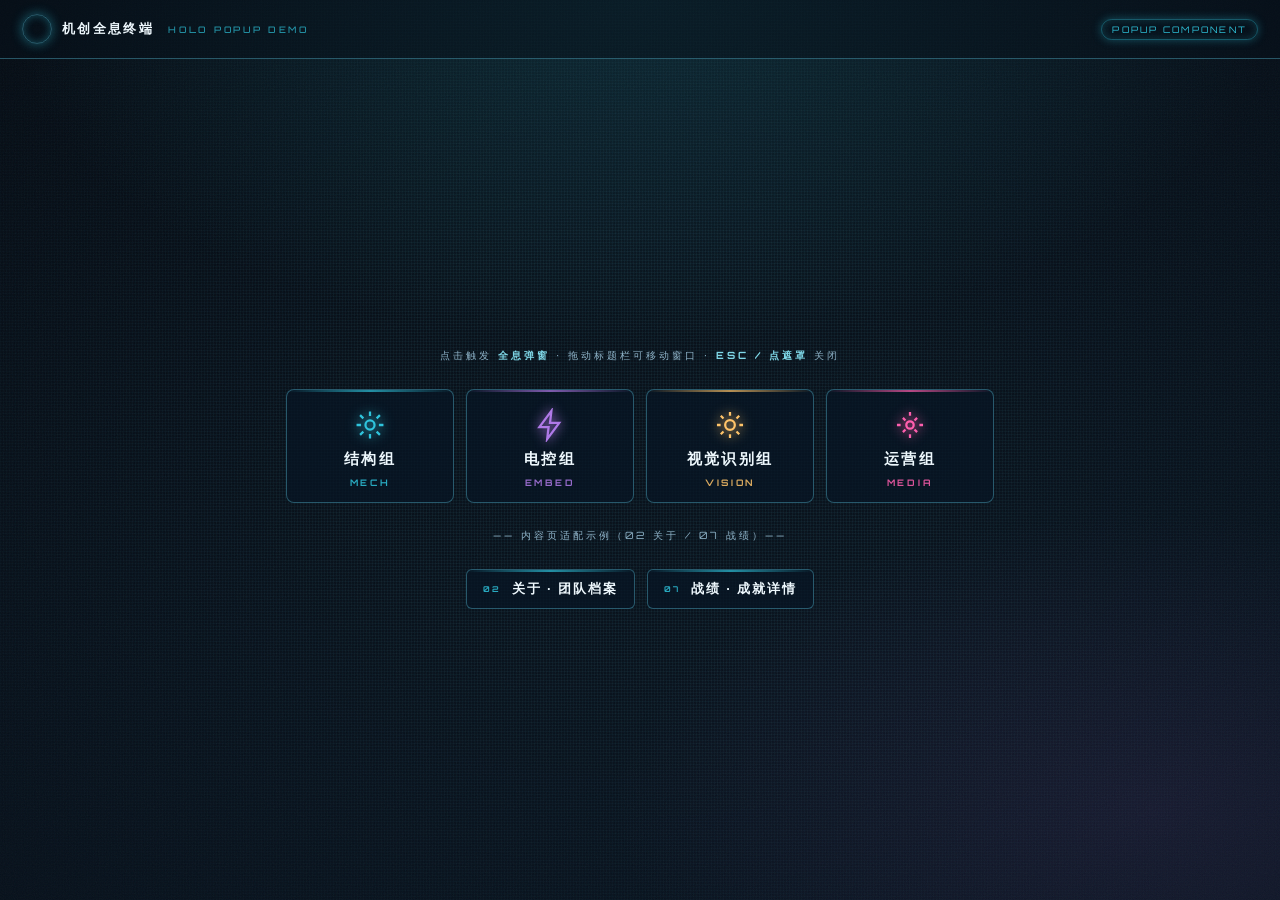
<file: holo-popup.html>
<!DOCTYPE html>
<html lang="zh-CN">
<head>
<meta charset="UTF-8">
<meta name="viewport" content="width=device-width, initial-scale=1.0">
<title>全息弹窗组件演示 · 机创 CYBER 2026</title>
<link rel="preconnect" href="https://fonts.googleapis.com">
<link rel="preconnect" href="https://fonts.gstatic.com" crossorigin>
<link href="https://fonts.googleapis.com/css2?family=Orbitron:wght@500;700;900&display=swap" rel="stylesheet">
<style>
/* ============================================================
   机创全息终端 CYBER 2026 · 全息弹窗组件（演示页）
   独立自包含：不依赖主站文件，改完内容后可直接整体搬入 index.html
   ============================================================ */
:root {
  /* —— 与主站 base.css 同源的设计 tokens —— */
  --ink: #107090;
  --cyan: #2fc4dc;
  --cyan-soft: #7fd8e8;
  --mist: #8fb4c9;
  --holo-border: rgba(94, 200, 226, 0.38);
  --holo-line: rgba(94, 200, 226, 0.16);
  --bg-deep: #040b13;
  --bg: #07121e;
  --panel: rgba(8, 22, 36, 0.72);
  --panel-hi: rgba(13, 34, 52, 0.85);
  --text: #cfe4f0;
  --title: #eef8fd;
  --magenta: #ff5fae;
}
* { margin: 0; padding: 0; box-sizing: border-box; }
html, body { height: 100%; }
body {
  font-family: "Microsoft YaHei", "PingFang SC", sans-serif;
  background: var(--bg-deep);
  color: var(--text);
  overflow: hidden;
}

/* ============================================================
   演示页舞台（模拟主站深空底 + 网格 + 极光，仅演示用）
   ============================================================ */
.stage {
  position: fixed; inset: 0;
  background:
    radial-gradient(90% 70% at 50% 0%, rgba(47, 196, 220, 0.14), transparent 55%),
    radial-gradient(70% 55% at 90% 90%, rgba(122, 74, 158, 0.13), transparent 60%),
    linear-gradient(160deg, #040b13 0%, #07121e 100%);
}
.stage::before { /* 网格 */
  content: ""; position: absolute; inset: 0;
  background-image:
    repeating-linear-gradient(0deg, rgba(94, 200, 226, 0.05) 0 1px, transparent 1px 3px),
    repeating-linear-gradient(90deg, rgba(94, 200, 226, 0.05) 0 1px, transparent 1px 3px);
  mask-image: radial-gradient(75% 75% at 50% 50%, #000 30%, transparent 100%);
}
.stage::after { /* 噪点 */
  content: ""; position: absolute; inset: 0; opacity: 0.05;
  background-image: url("data:image/svg+xml,%3Csvg xmlns='http://www.w3.org/2000/svg' width='120' height='120'%3E%3Cfilter id='n'%3E%3CfeTurbulence type='fractalNoise' baseFrequency='0.9' numOctaves='2' stitchTiles='stitch'/%3E%3C/filter%3E%3Crect width='120' height='120' filter='url(%23n)'/%3E%3C/svg%3E");
}

/* —— 演示页顶栏 —— */
.topbar {
  position: relative; z-index: 5;
  display: flex; align-items: center; justify-content: space-between;
  padding: 14px 22px;
  border-bottom: 1px solid var(--holo-border);
  background: rgba(6, 16, 27, 0.5);
}
.topbar__brand { display: flex; align-items: center; gap: 10px; }
.topbar__logo {
  width: 30px; height: 30px; border-radius: 50%;
  border: 1px solid var(--holo-border);
  box-shadow: 0 0 12px rgba(47, 196, 220, 0.45), inset 0 0 8px rgba(47, 196, 220, 0.35);
}
.topbar__title {
  font-family: "Orbitron", sans-serif; font-weight: 700;
  font-size: 13px; letter-spacing: 0.18em; color: var(--title);
}
.topbar__title i {
  font-style: normal; font-size: 9px; font-weight: 500;
  color: var(--cyan); opacity: 0.7; letter-spacing: 0.3em; margin-left: 8px;
}
.topbar__live {
  font-family: "Orbitron", sans-serif; font-size: 9px; letter-spacing: 0.25em;
  color: var(--cyan); padding: 4px 10px;
  border: 1px solid rgba(47, 196, 220, 0.4);
  border-radius: 999px;
  box-shadow: 0 0 10px rgba(47, 196, 220, 0.35), inset 0 0 8px rgba(47, 196, 220, 0.2);
  animation: blink 2.4s ease-in-out infinite;
}
@keyframes blink { 0%, 100% { opacity: 1; } 50% { opacity: 0.35; } }

/* —— 演示内容区：触发按钮 —— */
.demo {
  position: relative; z-index: 5;
  height: calc(100% - 60px);
  display: flex; flex-direction: column; align-items: center; justify-content: center;
  gap: 26px; padding: 24px;
  overflow: auto;
}
.demo__hint {
  font-family: "Orbitron", sans-serif; font-size: 10px; letter-spacing: 0.3em;
  color: var(--mist); text-align: center;
}
.demo__hint b { color: var(--cyan-soft); font-weight: 700; }
.demo__row { display: flex; flex-wrap: wrap; justify-content: center; gap: 12px; }

/* 触发卡：组别四卡 */
.trigger {
  position: relative;
  display: flex; flex-direction: column; align-items: center; gap: 8px;
  width: 168px; padding: 18px 14px 14px;
  background: var(--panel);
  border: 1px solid var(--holo-border);
  border-radius: 8px;
  cursor: pointer;
  transition: transform 0.2s ease, box-shadow 0.2s ease, border-color 0.2s ease;
  overflow: hidden;
}
.trigger:hover {
  transform: translateY(-3px);
  border-color: var(--c, var(--cyan));
  box-shadow: 0 0 18px rgba(47, 196, 220, 0.25), 0 8px 24px rgba(0, 0, 0, 0.4);
}
.trigger::after { /* 顶部霓虹条 */
  content: ""; position: absolute; top: 0; left: 0; right: 0; height: 2px;
  background: linear-gradient(90deg, transparent, var(--c, var(--cyan)), transparent);
  opacity: 0.7;
}
.trigger svg { width: 34px; height: 34px; color: var(--c, var(--cyan)); filter: drop-shadow(0 0 6px currentColor); }
.trigger__cn { font-size: 15px; font-weight: 700; color: var(--title); letter-spacing: 0.15em; }
.trigger__en {
  font-family: "Orbitron", sans-serif; font-size: 9px; font-weight: 700;
  letter-spacing: 0.3em; color: var(--c, var(--cyan)); opacity: 0.85;
}
.trigger--mech    { --c: #2fc4dc; }
.trigger--embed   { --c: #b07ae8; }
.trigger--vision  { --c: #ffc46a; }
.trigger--media   { --c: #ff5fae; }

/* 次要触发按钮（内容页示例） */
.trigger--minor {
  flex-direction: row; width: auto; padding: 10px 16px; gap: 10px;
  border-radius: 6px;
}
.trigger--minor .trigger__cn { font-size: 13px; }
.trigger--minor .trigger__en { font-size: 8px; }

/* ============================================================
   ★ 全息弹窗组件本体（以下为可搬入主站的组件代码）
   ============================================================ */

/* —— 遮罩：深色模糊 + 网格 —— */
.holo-popup__backdrop {
  position: fixed; inset: 0; z-index: 100;
  display: flex; align-items: center; justify-content: center;
  padding: 5vh 16px;
  background: rgba(2, 8, 14, 0.62);
  backdrop-filter: blur(5px);
  -webkit-backdrop-filter: blur(5px);
  opacity: 0; visibility: hidden;
  transition: opacity 0.25s ease, visibility 0s linear 0.25s;
}
.holo-popup__backdrop::before { /* 遮罩网格 */
  content: ""; position: absolute; inset: 0;
  background-image:
    repeating-linear-gradient(0deg, rgba(94, 200, 226, 0.05) 0 1px, transparent 1px 3px),
    repeating-linear-gradient(90deg, rgba(94, 200, 226, 0.05) 0 1px, transparent 1px 3px);
  pointer-events: none;
}
.holo-popup__backdrop.is-open {
  opacity: 1; visibility: visible;
  transition: opacity 0.25s ease;
}

/* —— 弹窗本体：深色玻璃 + 霓虹描边 + 外发光 —— */
.holo-popup {
  position: relative;
  width: min(460px, 94vw);
  max-height: 88vh;
  display: flex; flex-direction: column;
  background: linear-gradient(165deg, rgba(13, 34, 52, 0.92) 0%, rgba(7, 19, 31, 0.95) 100%);
  border: 1px solid var(--holo-border);
  border-radius: 10px;
  box-shadow:
    0 0 24px rgba(47, 196, 220, 0.22),
    0 0 60px rgba(47, 196, 220, 0.1),
    inset 0 0 40px rgba(47, 196, 220, 0.06);
  color: var(--text);
  overflow: hidden;
  /* 开启动画状态（由 JS 控制） */
  opacity: 0; visibility: hidden;
  transform: scale(0.92) translateY(12px);
  transition: opacity 0.28s ease, transform 0.28s cubic-bezier(0.22, 1, 0.36, 1), visibility 0s linear 0.28s;
}
.holo-popup__backdrop.is-open .holo-popup {
  opacity: 1; visibility: visible;
  transform: scale(1) translateY(0);
  transition: opacity 0.28s ease, transform 0.28s cubic-bezier(0.22, 1, 0.36, 1);
  animation: holo-slice-in 0.34s ease-out; /* 全息切片投影 */
}
/* 全息切片故障帧：打开瞬间跳 2 帧 */
@keyframes holo-slice-in {
  0%   { transform: scale(0.92) translateY(14px); filter: none; }
  12%  { transform: scale(0.95) translateY(6px) translateX(-2px); filter: hue-rotate(40deg); }
  16%  { transform: scale(0.95) translateY(6px) translateX(2px);  filter: hue-rotate(-30deg); }
  22%  { transform: scale(0.98) translateY(2px); filter: none; }
  100% { transform: scale(1) translateY(0); }
}
/* 关闭动画 */
.holo-popup.is-closing { animation: holo-slice-out 0.24s ease-in forwards; }
@keyframes holo-slice-out {
  0%   { opacity: 1; transform: scale(1) translateY(0); }
  60%  { opacity: 1; transform: scale(1.02) translateY(4px) skewX(-1deg); filter: saturate(1.6); }
  100% { opacity: 0; transform: scale(0.94) translateY(10px); }
}

/* —— 内部层：扫描线 + 光带 + 网格（内容之下） —— */
.holo-popup__scan,
.holo-popup__sheen {
  position: absolute; inset: 0; pointer-events: none; border-radius: inherit;
}
.holo-popup__scan {
  background-image:
    repeating-linear-gradient(0deg, rgba(94, 200, 226, 0.05) 0 1px, transparent 1px 3px),
    repeating-linear-gradient(90deg, rgba(94, 200, 226, 0.035) 0 1px, transparent 1px 4px);
}
.holo-popup__sheen {
  background: linear-gradient(115deg, transparent 32%, rgba(255, 255, 255, 0.14) 46%, transparent 60%);
  background-size: 300% 300%;
  animation: holo-sheen 8s ease-in-out infinite;
}
@keyframes holo-sheen {
  0%, 55% { background-position: 130% 130%; }
  80%, 100% { background-position: -30% -30%; }
}

/* —— 四角 HUD 括号 —— */
.holo-popup__corner { position: absolute; width: 14px; height: 14px; pointer-events: none; z-index: 3; filter: drop-shadow(0 0 4px rgba(47, 196, 220, 0.8)); }
.holo-popup__corner--tl { top: -1px; left: -1px; border-top: 2px solid var(--cyan); border-left: 2px solid var(--cyan); border-top-left-radius: 8px; }
.holo-popup__corner--tr { top: -1px; right: -1px; border-top: 2px solid var(--cyan); border-right: 2px solid var(--cyan); border-top-right-radius: 8px; }
.holo-popup__corner--bl { bottom: -1px; left: -1px; border-bottom: 2px solid var(--cyan); border-left: 2px solid var(--cyan); border-bottom-left-radius: 8px; }
.holo-popup__corner--br { bottom: -1px; right: -1px; border-bottom: 2px solid var(--cyan); border-right: 2px solid var(--cyan); border-bottom-right-radius: 8px; }

/* —— 标题栏 —— */
.holo-popup__head {
  position: relative; z-index: 2;
  display: flex; align-items: center; gap: 10px;
  padding: 13px 16px;
  border-bottom: 1px solid var(--holo-line);
  cursor: grab;
  user-select: none;
  background: linear-gradient(180deg, rgba(47, 196, 220, 0.08), transparent);
}
.holo-popup__head:active { cursor: grabbing; }
.holo-popup__led {
  width: 7px; height: 7px; border-radius: 50%; flex-shrink: 0;
  background: var(--cyan);
  box-shadow: 0 0 8px var(--cyan);
  animation: blink 1.6s ease-in-out infinite;
}
.holo-popup__titles { flex: 1; min-width: 0; }
.holo-popup__title {
  font-size: 15px; font-weight: 700; color: var(--title);
  letter-spacing: 0.12em; white-space: nowrap; overflow: hidden; text-overflow: ellipsis;
  text-shadow: 1px 0 rgba(47, 196, 220, 0.55), -1px 0 rgba(255, 95, 174, 0.35);
}
.holo-popup__sub {
  font-family: "Orbitron", sans-serif; font-size: 8px; font-weight: 500;
  letter-spacing: 0.3em; color: var(--accent, var(--cyan)); opacity: 0.85;
  margin-top: 2px; white-space: nowrap; overflow: hidden; text-overflow: ellipsis;
}
.holo-popup__close {
  flex-shrink: 0; width: 26px; height: 26px;
  display: flex; align-items: center; justify-content: center;
  background: transparent; border: 1px solid rgba(94, 200, 226, 0.3);
  border-radius: 5px; color: var(--mist);
  font-size: 13px; line-height: 1; cursor: pointer;
  transition: all 0.18s ease;
}
.holo-popup__close:hover {
  color: var(--title); border-color: var(--cyan);
  box-shadow: 0 0 10px rgba(47, 196, 220, 0.5), inset 0 0 6px rgba(47, 196, 220, 0.3);
}
.holo-popup__drag-tip {
  position: absolute; right: 48px; top: 13px;
  font-family: "Orbitron", sans-serif; font-size: 7px; letter-spacing: 0.2em;
  color: var(--mist); opacity: 0.55; pointer-events: none;
  animation: blink 3s ease-in-out infinite;
}

/* —— 内容区 —— */
.holo-popup__body {
  position: relative; z-index: 2;
  padding: 16px 18px;
  overflow-y: auto;
  overscroll-behavior: contain;
}
.holo-popup__body::-webkit-scrollbar { width: 4px; }
.holo-popup__body::-webkit-scrollbar-thumb { background: rgba(47, 196, 220, 0.4); border-radius: 2px; }
.holo-popup__body::-webkit-scrollbar-track { background: transparent; }

/* 组别图标（徽章） */
.holo-popup__badge {
  display: flex; align-items: center; gap: 10px; margin-bottom: 12px;
}
.holo-popup__badge svg {
  width: 30px; height: 30px; color: var(--accent, var(--cyan));
  filter: drop-shadow(0 0 6px currentColor);
}
.holo-popup__badge-name {
  font-family: "Orbitron", sans-serif; font-size: 11px; font-weight: 900;
  letter-spacing: 0.35em; color: var(--accent, var(--cyan));
  text-shadow: 0 0 12px rgba(47, 196, 220, 0.6);
}
.holo-popup__badge-line { flex: 1; height: 1px; background: linear-gradient(90deg, var(--accent, var(--cyan)), transparent); opacity: 0.5; }

.holo-popup__text { font-size: 13px; line-height: 1.85; color: var(--text); }
.holo-popup__text em {
  font-style: normal; color: var(--cyan-soft);
  text-shadow: 0 0 8px rgba(47, 196, 220, 0.4);
}

/* 特色条目列表 */
.holo-popup__list { list-style: none; margin-top: 12px; display: flex; flex-direction: column; gap: 8px; }
.holo-popup__list li {
  display: flex; gap: 8px; align-items: baseline;
  font-size: 12.5px; line-height: 1.7;
  padding-left: 2px;
}
.holo-popup__list li::before {
  content: "▸"; color: var(--accent, var(--cyan)); font-size: 11px; flex-shrink: 0;
  text-shadow: 0 0 6px currentColor;
}

/* 技能标签 chips */
.holo-popup__tags { display: flex; flex-wrap: wrap; gap: 6px; margin-top: 14px; }
.holo-popup__tag {
  font-size: 11px; padding: 3px 10px;
  color: var(--accent, var(--cyan));
  border: 1px solid rgba(94, 200, 226, 0.45);
  border-radius: 999px;
  letter-spacing: 0.06em;
  background: rgba(47, 196, 220, 0.08);
}

/* 数据行（内容页适配：战绩/统计） */
.holo-popup__stats { display: grid; grid-template-columns: repeat(3, 1fr); gap: 8px; margin-top: 14px; }
.holo-popup__stat {
  padding: 10px 6px; text-align: center;
  border: 1px solid rgba(94, 200, 226, 0.22); border-radius: 6px;
  background: rgba(8, 22, 36, 0.6);
}
.holo-popup__stat-num {
  font-family: "Orbitron", sans-serif; font-size: 20px; font-weight: 900;
  color: var(--title);
  text-shadow: 0 0 14px rgba(47, 196, 220, 0.55);
}
.holo-popup__stat-num small { font-size: 12px; color: var(--accent, var(--cyan)); }
.holo-popup__stat-label {
  font-size: 10px; color: var(--mist); letter-spacing: 0.1em; margin-top: 3px;
}

/* 数据行：等宽终端行（适配内容页） */
.holo-popup__kv { margin-top: 14px; display: flex; flex-direction: column; gap: 6px; }
.holo-popup__kv-row {
  display: flex; justify-content: space-between; gap: 12px;
  font-family: "Orbitron", "Microsoft YaHei", sans-serif;
  font-size: 11px; letter-spacing: 0.08em;
  padding: 5px 8px;
  border-left: 2px solid var(--accent, var(--cyan));
  background: rgba(8, 22, 36, 0.5);
}
.holo-popup__kv-row span:first-child { color: var(--mist); flex-shrink: 0; }
.holo-popup__kv-row span:last-child { color: var(--cyan-soft); text-align: right; }

/* 底部按钮区 */
.holo-popup__foot {
  position: relative; z-index: 2;
  display: flex; gap: 10px; padding: 12px 18px 14px;
  border-top: 1px solid rgba(94, 200, 226, 0.14);
}
.holo-popup__btn {
  flex: 1; padding: 9px 12px;
  font-size: 13px; letter-spacing: 0.2em;
  background: transparent; border: 1px solid rgba(94, 200, 226, 0.45);
  color: var(--cyan-soft); border-radius: 5px; cursor: pointer;
  transition: all 0.18s ease;
}
.holo-popup__btn:hover {
  background: rgba(47, 196, 220, 0.12);
  box-shadow: 0 0 14px rgba(47, 196, 220, 0.35), inset 0 0 10px rgba(47, 196, 220, 0.15);
  color: var(--title);
}
.holo-popup__btn--primary {
  background: rgba(47, 196, 220, 0.16);
  border-color: var(--cyan);
  color: var(--title);
  box-shadow: 0 0 14px rgba(47, 196, 220, 0.25), inset 0 0 12px rgba(47, 196, 220, 0.2);
}
.holo-popup__btn--primary:hover { background: rgba(47, 196, 220, 0.28); }

/* 占位标注（替换内容后删除） */
.holo-popup__placeholder-note {
  position: absolute; z-index: 4; top: 6px; left: 50%; transform: translateX(-50%);
  font-family: "Orbitron", sans-serif; font-size: 8px; letter-spacing: 0.25em;
  color: #ffc46a; opacity: 0.7; pointer-events: none;
  background: rgba(0, 0, 0, 0.45); padding: 2px 8px; border-radius: 999px;
  border: 1px dashed rgba(255, 196, 106, 0.5);
}

/* 组别 accent 变量（体现各组特色） */
.popup--mech   { --accent: #2fc4dc; }
.popup--embed  { --accent: #b07ae8; }
.popup--vision { --accent: #ffc46a; }
.popup--media  { --accent: #ff5fae; }

/* ============================================================
   响应式：手机端全宽、禁拖动、面板内滚动
   ============================================================ */
@media (max-width: 767px) {
  .demo__row { gap: 10px; }
  .trigger { width: 42vw; max-width: 168px; }
  .holo-popup {
    width: 94vw; max-height: 82vh;
  }
  .holo-popup__drag-tip { display: none; }
  .holo-popup__head { cursor: default; }
  .holo-popup__head:active { cursor: default; }
}
</style>
</head>
<body>

<!-- 演示舞台 -->
<div class="stage" aria-hidden="true"></div>

<header class="topbar">
  <div class="topbar__brand">
    <span class="topbar__logo" aria-hidden="true"></span>
    <span class="topbar__title">机创全息终端 <i>HOLO POPUP DEMO</i></span>
  </div>
  <span class="topbar__live">POPUP COMPONENT</span>
</header>

<main class="demo">
  <p class="demo__hint">点击触发 <b>全息弹窗</b> · 拖动标题栏可移动窗口 · <b>ESC / 点遮罩</b> 关闭</p>

  <!-- 组别特色弹窗 × 4 -->
  <div class="demo__row" aria-label="组别特色弹窗示例">
    <button class="trigger trigger--mech"   data-popup="popup-mech"   aria-haspopup="dialog">
      <svg viewBox="0 0 24 24" fill="none" stroke="currentColor" stroke-width="1.6"><circle cx="12" cy="12" r="3.2"/><path d="M12 2.5v3.2M12 18.3v3.2M2.5 12h3.2M18.3 12h3.2M5 5l2.3 2.3M16.7 16.7 19 19M19 5l-2.3 2.3M7.3 16.7 5 19"/></svg>
      <span class="trigger__cn">结构组</span><span class="trigger__en">MECH</span>
    </button>
    <button class="trigger trigger--embed"  data-popup="popup-embed"  aria-haspopup="dialog">
      <svg viewBox="0 0 24 24" fill="none" stroke="currentColor" stroke-width="1.6"><path d="M13 2 4.5 13.5H11L10 22l8.5-11.5H12L13 2z"/></svg>
      <span class="trigger__cn">电控组</span><span class="trigger__en">EMBED</span>
    </button>
    <button class="trigger trigger--vision" data-popup="popup-vision" aria-haspopup="dialog">
      <svg viewBox="0 0 24 24" fill="none" stroke="currentColor" stroke-width="1.6"><circle cx="12" cy="12" r="3.4"/><path d="M12 2.8v2.6M12 18.6v2.6M2.8 12h2.6M18.6 12h2.6M5.5 5.5l1.9 1.9M16.6 16.6l1.9 1.9M18.5 5.5l-1.9 1.9M7.4 16.6l-1.9 1.9"/></svg>
      <span class="trigger__cn">视觉识别组</span><span class="trigger__en">VISION</span>
    </button>
    <button class="trigger trigger--media"  data-popup="popup-media"  aria-haspopup="dialog">
      <svg viewBox="0 0 24 24" fill="none" stroke="currentColor" stroke-width="1.6"><circle cx="12" cy="12" r="2.6"/><path d="M12 5.4V2.8M12 21.2v-2.6M5.4 12H2.8M21.2 12h-2.6M7 7l1.8 1.8M15.2 15.2 17 17M17 7l-1.8 1.8M8.8 15.2 7 17"/></svg>
      <span class="trigger__cn">运营组</span><span class="trigger__en">MEDIA</span>
    </button>
  </div>

  <p class="demo__hint">—— 内容页适配示例（02 关于 / 07 战绩）——</p>
  <div class="demo__row">
    <button class="trigger trigger--minor" data-popup="popup-about" aria-haspopup="dialog">
      <span class="trigger__en">02</span><span class="trigger__cn">关于 · 团队档案</span>
    </button>
    <button class="trigger trigger--minor" data-popup="popup-trophy" aria-haspopup="dialog">
      <span class="trigger__en">07</span><span class="trigger__cn">战绩 · 成就详情</span>
    </button>
  </div>
</main>

<!-- ============================================================
     全息弹窗本体（组件模板）
     用法：复制任意一个 .holo-popup__backdrop 到主站 <body> 末尾，
     改标题栏与 .holo-popup__body 内内容即可；JS 为通用代码（组件底部）。
     ============================================================ -->

<!-- ▓ 组别 · 结构组 MECH ▓ -->
<div class="holo-popup__backdrop" id="popup-mech" role="dialog" aria-modal="true" aria-label="结构组详情" hidden>
  <div class="holo-popup popup--mech" data-drag>
    <span class="holo-popup__placeholder-note">CONTENT SLOT · 内容占位待替换</span>
    <span class="holo-popup__scan" aria-hidden="true"></span>
    <span class="holo-popup__sheen" aria-hidden="true"></span>
    <span class="holo-popup__corner holo-popup__corner--tl" aria-hidden="true"></span>
    <span class="holo-popup__corner holo-popup__corner--tr" aria-hidden="true"></span>
    <span class="holo-popup__corner holo-popup__corner--bl" aria-hidden="true"></span>
    <span class="holo-popup__corner holo-popup__corner--br" aria-hidden="true"></span>
    <header class="holo-popup__head" data-drag-handle>
      <span class="holo-popup__led" aria-hidden="true"></span>
      <div class="holo-popup__titles">
        <div class="holo-popup__title">结构组</div>
        <div class="holo-popup__sub">GROUP 03 · MECH</div>
      </div>
      <span class="holo-popup__drag-tip" aria-hidden="true">DRAG</span>
      <button class="holo-popup__close" data-close aria-label="关闭弹窗">✕</button>
    </header>
    <div class="holo-popup__body">
      <div class="holo-popup__badge">
        <svg viewBox="0 0 24 24" fill="none" stroke="currentColor" stroke-width="1.6"><circle cx="12" cy="12" r="3.2"/><path d="M12 2.5v3.2M12 18.3v3.2M2.5 12h3.2M18.3 12h3.2M5 5l2.3 2.3M16.7 16.7 19 19M19 5l-2.3 2.3M7.3 16.7 5 19"/></svg>
        <span class="holo-popup__badge-name">MECH</span>
        <span class="holo-popup__badge-line"></span>
      </div>
      <p class="holo-popup__text">【占位·待替换】一句话介绍结构组职责，例如：<em>负责机器人的骨架与躯干，让每一个奇思妙想拥有坚固的载体。</em></p>
      <ul class="holo-popup__list">
        <li>【占位】特色条目一：从图纸到实物，全流程的机械设计历练</li>
        <li>【占位】特色条目二：组内日常 / 作品亮点一句话</li>
        <li>【占位】特色条目三：招新问答一句</li>
      </ul>
      <div class="holo-popup__tags">
        <span class="holo-popup__tag">机械设计</span>
        <span class="holo-popup__tag">三维建模</span>
        <span class="holo-popup__tag">3D 打印</span>
        <span class="holo-popup__tag">仿真分析</span>
      </div>
    </div>
    <footer class="holo-popup__foot">
      <button class="holo-popup__btn holo-popup__btn--primary" data-close>了解详情</button>
      <button class="holo-popup__btn" data-close>先逛逛</button>
    </footer>
  </div>
</div>

<!-- ▓ 组别 · 电控组 EMBED ▓ -->
<div class="holo-popup__backdrop" id="popup-embed" role="dialog" aria-modal="true" aria-label="电控组详情" hidden>
  <div class="holo-popup popup--embed" data-drag>
    <span class="holo-popup__placeholder-note">CONTENT SLOT · 内容占位待替换</span>
    <span class="holo-popup__scan" aria-hidden="true"></span>
    <span class="holo-popup__sheen" aria-hidden="true"></span>
    <span class="holo-popup__corner holo-popup__corner--tl" aria-hidden="true"></span>
    <span class="holo-popup__corner holo-popup__corner--tr" aria-hidden="true"></span>
    <span class="holo-popup__corner holo-popup__corner--bl" aria-hidden="true"></span>
    <span class="holo-popup__corner holo-popup__corner--br" aria-hidden="true"></span>
    <header class="holo-popup__head" data-drag-handle>
      <span class="holo-popup__led" aria-hidden="true"></span>
      <div class="holo-popup__titles">
        <div class="holo-popup__title">电控组</div>
        <div class="holo-popup__sub">GROUP 04 · EMBED</div>
      </div>
      <span class="holo-popup__drag-tip" aria-hidden="true">DRAG</span>
      <button class="holo-popup__close" data-close aria-label="关闭弹窗">✕</button>
    </header>
    <div class="holo-popup__body">
      <div class="holo-popup__badge">
        <svg viewBox="0 0 24 24" fill="none" stroke="currentColor" stroke-width="1.6"><path d="M13 2 4.5 13.5H11L10 22l8.5-11.5H12L13 2z"/></svg>
        <span class="holo-popup__badge-name">EMBED</span>
        <span class="holo-popup__badge-line"></span>
      </div>
      <p class="holo-popup__text">【占位·待替换】一句话介绍电控组职责，例如：<em>机器人的神经与脉搏，让每一行代码都变成电机的精确律动。</em></p>
      <ul class="holo-popup__list">
        <li>【占位】特色条目一：从焊板到整机，嵌入式开发实战</li>
        <li>【占位】特色条目二：组内日常 / 作品亮点一句话</li>
        <li>【占位】特色条目三：招新问答一句</li>
      </ul>
      <div class="holo-popup__tags">
        <span class="holo-popup__tag">单片机</span>
        <span class="holo-popup__tag">PCB 设计</span>
        <span class="holo-popup__tag">电机驱动</span>
        <span class="holo-popup__tag">控制算法</span>
      </div>
    </div>
    <footer class="holo-popup__foot">
      <button class="holo-popup__btn holo-popup__btn--primary" data-close>了解详情</button>
      <button class="holo-popup__btn" data-close>先逛逛</button>
    </footer>
  </div>
</div>

<!-- ▓ 组别 · 视觉识别组 VISION ▓ -->
<div class="holo-popup__backdrop" id="popup-vision" role="dialog" aria-modal="true" aria-label="视觉识别组详情" hidden>
  <div class="holo-popup popup--vision" data-drag>
    <span class="holo-popup__placeholder-note">CONTENT SLOT · 内容占位待替换</span>
    <span class="holo-popup__scan" aria-hidden="true"></span>
    <span class="holo-popup__sheen" aria-hidden="true"></span>
    <span class="holo-popup__corner holo-popup__corner--tl" aria-hidden="true"></span>
    <span class="holo-popup__corner holo-popup__corner--tr" aria-hidden="true"></span>
    <span class="holo-popup__corner holo-popup__corner--bl" aria-hidden="true"></span>
    <span class="holo-popup__corner holo-popup__corner--br" aria-hidden="true"></span>
    <header class="holo-popup__head" data-drag-handle>
      <span class="holo-popup__led" aria-hidden="true"></span>
      <div class="holo-popup__titles">
        <div class="holo-popup__title">视觉识别组</div>
        <div class="holo-popup__sub">GROUP 05 · VISION</div>
      </div>
      <span class="holo-popup__drag-tip" aria-hidden="true">DRAG</span>
      <button class="holo-popup__close" data-close aria-label="关闭弹窗">✕</button>
    </header>
    <div class="holo-popup__body">
      <div class="holo-popup__badge">
        <svg viewBox="0 0 24 24" fill="none" stroke="currentColor" stroke-width="1.6"><circle cx="12" cy="12" r="3.4"/><path d="M12 2.8v2.6M12 18.6v2.6M2.8 12h2.6M18.6 12h2.6M5.5 5.5l1.9 1.9M16.6 16.6l1.9 1.9M18.5 5.5l-1.9 1.9M7.4 16.6l-1.9 1.9"/></svg>
        <span class="holo-popup__badge-name">VISION</span>
        <span class="holo-popup__badge-line"></span>
      </div>
      <p class="holo-popup__text">【占位·待替换】一句话介绍视觉识别组职责，例如：<em>机器人的眼睛与大脑，教它在像素与算法中认出这个世界。</em></p>
      <ul class="holo-popup__list">
        <li>【占位】特色条目一：从图像处理到目标识别，算法落地实战</li>
        <li>【占位】特色条目二：组内日常 / 作品亮点一句话</li>
        <li>【占位】特色条目三：招新问答一句</li>
      </ul>
      <div class="holo-popup__tags">
        <span class="holo-popup__tag">OpenCV</span>
        <span class="holo-popup__tag">深度学习</span>
        <span class="holo-popup__tag">目标检测</span>
        <span class="holo-popup__tag">相机标定</span>
      </div>
    </div>
    <footer class="holo-popup__foot">
      <button class="holo-popup__btn holo-popup__btn--primary" data-close>了解详情</button>
      <button class="holo-popup__btn" data-close>先逛逛</button>
    </footer>
  </div>
</div>

<!-- ▓ 组别 · 运营组 MEDIA ▓ -->
<div class="holo-popup__backdrop" id="popup-media" role="dialog" aria-modal="true" aria-label="运营组详情" hidden>
  <div class="holo-popup popup--media" data-drag>
    <span class="holo-popup__placeholder-note">CONTENT SLOT · 内容占位待替换</span>
    <span class="holo-popup__scan" aria-hidden="true"></span>
    <span class="holo-popup__sheen" aria-hidden="true"></span>
    <span class="holo-popup__corner holo-popup__corner--tl" aria-hidden="true"></span>
    <span class="holo-popup__corner holo-popup__corner--tr" aria-hidden="true"></span>
    <span class="holo-popup__corner holo-popup__corner--bl" aria-hidden="true"></span>
    <span class="holo-popup__corner holo-popup__corner--br" aria-hidden="true"></span>
    <header class="holo-popup__head" data-drag-handle>
      <span class="holo-popup__led" aria-hidden="true"></span>
      <div class="holo-popup__titles">
        <div class="holo-popup__title">运营组</div>
        <div class="holo-popup__sub">GROUP 06 · MEDIA</div>
      </div>
      <span class="holo-popup__drag-tip" aria-hidden="true">DRAG</span>
      <button class="holo-popup__close" data-close aria-label="关闭弹窗">✕</button>
    </header>
    <div class="holo-popup__body">
      <div class="holo-popup__badge">
        <svg viewBox="0 0 24 24" fill="none" stroke="currentColor" stroke-width="1.6"><circle cx="12" cy="12" r="2.6"/><path d="M12 5.4V2.8M12 21.2v-2.6M5.4 12H2.8M21.2 12h-2.6M7 7l1.8 1.8M15.2 15.2 17 17M17 7l-1.8 1.8M8.8 15.2 7 17"/></svg>
        <span class="holo-popup__badge-name">MEDIA</span>
        <span class="holo-popup__badge-line"></span>
      </div>
      <p class="holo-popup__text">【占位·待替换】一句话介绍运营组职责，例如：<em>团队的声量与门面，让机创被更多人看见。</em></p>
      <ul class="holo-popup__list">
        <li>【占位】特色条目一：从文案到视觉，团队品牌的塑造者</li>
        <li>【占位】特色条目二：组内日常 / 作品亮点一句话</li>
        <li>【占位】特色条目三：招新问答一句</li>
      </ul>
      <div class="holo-popup__tags">
        <span class="holo-popup__tag">文案策划</span>
        <span class="holo-popup__tag">平面设计</span>
        <span class="holo-popup__tag">视频剪辑</span>
        <span class="holo-popup__tag">社群运营</span>
      </div>
    </div>
    <footer class="holo-popup__foot">
      <button class="holo-popup__btn holo-popup__btn--primary" data-close>了解详情</button>
      <button class="holo-popup__btn" data-close>先逛逛</button>
    </footer>
  </div>
</div>

<!-- ▓ 内容页适配示例 · 02 关于·团队档案（kv 行演示） ▓ -->
<div class="holo-popup__backdrop" id="popup-about" role="dialog" aria-modal="true" aria-label="团队档案" hidden>
  <div class="holo-popup" data-drag>
    <span class="holo-popup__placeholder-note">CONTENT SLOT · 内容占位待替换</span>
    <span class="holo-popup__scan" aria-hidden="true"></span>
    <span class="holo-popup__sheen" aria-hidden="true"></span>
    <span class="holo-popup__corner holo-popup__corner--tl" aria-hidden="true"></span>
    <span class="holo-popup__corner holo-popup__corner--tr" aria-hidden="true"></span>
    <span class="holo-popup__corner holo-popup__corner--bl" aria-hidden="true"></span>
    <span class="holo-popup__corner holo-popup__corner--br" aria-hidden="true"></span>
    <header class="holo-popup__head" data-drag-handle>
      <span class="holo-popup__led" aria-hidden="true"></span>
      <div class="holo-popup__titles">
        <div class="holo-popup__title">团队档案</div>
        <div class="holo-popup__sub">MODULE 02 · ABOUT</div>
      </div>
      <span class="holo-popup__drag-tip" aria-hidden="true">DRAG</span>
      <button class="holo-popup__close" data-close aria-label="关闭弹窗">✕</button>
    </header>
    <div class="holo-popup__body">
      <div class="holo-popup__stats">
        <div class="holo-popup__stat"><div class="holo-popup__stat-num"><small>EST</small> 20XX</div><div class="holo-popup__stat-label">成立年份</div></div>
        <div class="holo-popup__stat"><div class="holo-popup__stat-num"><small>×</small>0</div><div class="holo-popup__stat-label">国奖数量</div></div>
        <div class="holo-popup__stat"><div class="holo-popup__stat-num"><small>×</small>0</div><div class="holo-popup__stat-label">省奖数量</div></div>
      </div>
      <p class="holo-popup__text" style="margin-top:12px">【占位·待替换】团队简介可放进弹窗作为补充信息。</p>
      <div class="holo-popup__kv">
        <div class="holo-popup__kv-row"><span>队训</span><span>【占位·待替换】</span></div>
        <div class="holo-popup__kv-row"><span>驻点</span><span>【占位·待替换】</span></div>
        <div class="holo-popup__kv-row"><span>招新群号</span><span>【占位·待替换】</span></div>
      </div>
    </div>
    <footer class="holo-popup__foot">
      <button class="holo-popup__btn holo-popup__btn--primary" data-close>收到</button>
    </footer>
  </div>
</div>

<!-- ▓ 内容页适配示例 · 07 战绩·成就详情（数据窗格演示） ▓ -->
<div class="holo-popup__backdrop" id="popup-trophy" role="dialog" aria-modal="true" aria-label="成就详情" hidden>
  <div class="holo-popup" data-drag>
    <span class="holo-popup__placeholder-note">CONTENT SLOT · 内容占位待替换</span>
    <span class="holo-popup__scan" aria-hidden="true"></span>
    <span class="holo-popup__sheen" aria-hidden="true"></span>
    <span class="holo-popup__corner holo-popup__corner--tl" aria-hidden="true"></span>
    <span class="holo-popup__corner holo-popup__corner--tr" aria-hidden="true"></span>
    <span class="holo-popup__corner holo-popup__corner--bl" aria-hidden="true"></span>
    <span class="holo-popup__corner holo-popup__corner--br" aria-hidden="true"></span>
    <header class="holo-popup__head" data-drag-handle>
      <span class="holo-popup__led" aria-hidden="true"></span>
      <div class="holo-popup__titles">
        <div class="holo-popup__title">战绩 · 成就详情</div>
        <div class="holo-popup__sub">MODULE 07 · TROPHY</div>
      </div>
      <span class="holo-popup__drag-tip" aria-hidden="true">DRAG</span>
      <button class="holo-popup__close" data-close aria-label="关闭弹窗">✕</button>
    </header>
    <div class="holo-popup__body">
      <p class="holo-popup__text">【占位·待替换】某赛事奖项的详细介绍，可包含：<em>赛项名称、获奖等级、参赛年份、成员构成。</em></p>
      <div class="holo-popup__stats">
        <div class="holo-popup__stat"><div class="holo-popup__stat-num">N×</div><div class="holo-popup__stat-label">国赛奖项</div></div>
        <div class="holo-popup__stat"><div class="holo-popup__stat-num">N×</div><div class="holo-popup__stat-label">省赛奖项</div></div>
        <div class="holo-popup__stat"><div class="holo-popup__stat-num">N×</div><div class="holo-popup__stat-label">专利软著</div></div>
      </div>
      <div class="holo-popup__kv">
        <div class="holo-popup__kv-row"><span>最近赛事</span><span>【占位·待替换】</span></div>
        <div class="holo-popup__kv-row"><span>备赛时间</span><span>【占位·待替换】</span></div>
        <div class="holo-popup__kv-row"><span>荣誉记录</span><span>【占位·待替换】</span></div>
      </div>
    </div>
    <footer class="holo-popup__foot">
      <button class="holo-popup__btn holo-popup__btn--primary" data-close>收到</button>
    </footer>
  </div>
</div>

<script>
/* ============================================================
   全息弹窗组件 JS（通用，搬入主站时整段拷贝即可）
   功能：打开/关闭 / 遮罩与 ESC 关闭 / 标题栏拖动 / 焦点管理
   ============================================================ */
(function () {
  "use strict";

  /* —— 打开 / 关闭 —— */
  function openPopup(backdrop) {
    backdrop.hidden = false;
    requestAnimationFrame(function () {
      backdrop.classList.add("is-open");
    });
    // 焦点移入弹窗
    var closeBtn = backdrop.querySelector("[data-close]");
    if (closeBtn) closeBtn.focus({ preventScroll: true });
  }

  function closePopup(backdrop) {
    var popup = backdrop.querySelector(".holo-popup");
    if (!backdrop.classList.contains("is-open")) return;
    if (popup) popup.classList.add("is-closing");
    backdrop.classList.remove("is-open");
    window.setTimeout(function () {
      popup && popup.classList.remove("is-closing");
      backdrop.hidden = true;
    }, 260);
    // 焦点还给触发者
    var opener = backdrop._opener;
    if (opener) opener.focus({ preventScroll: true });
  }

  /* —— 触发：data-popup 指向 backdrop id —— */
  document.querySelectorAll("[data-popup]").forEach(function (trigger) {
    trigger.addEventListener("click", function () {
      var backdrop = document.getElementById(trigger.getAttribute("data-popup"));
      if (!backdrop) return;
      backdrop._opener = trigger;
      openPopup(backdrop);
    });
  });

  /* —— 关闭按钮 / 遮罩 —— */
  document.querySelectorAll(".holo-popup__backdrop").forEach(function (backdrop) {
    backdrop.querySelectorAll("[data-close]").forEach(function (btn) {
      btn.addEventListener("click", function () { closePopup(backdrop); });
    });
    backdrop.addEventListener("click", function (e) {
      if (e.target === backdrop) closePopup(backdrop);
    });
  });

  /* —— ESC 关闭最上层弹窗 —— */
  document.addEventListener("keydown", function (e) {
    if (e.key !== "Escape") return;
    var open = document.querySelectorAll(".holo-popup__backdrop.is-open");
    var top = open[open.length - 1];
    if (top) closePopup(top);
  });

  /* —— 标题栏拖动（仅桌面端精确指针） —— */
  if (!window.matchMedia("(pointer: coarse)").matches) {
    document.querySelectorAll(".holo-popup").forEach(function (popup) {
      var handle = popup.querySelector("[data-drag-handle]");
      if (!handle) return;
      var dragX = 0, dragY = 0, dragging = false;
      handle.addEventListener("pointerdown", function (e) {
        if (e.target.closest("[data-close]")) return;
        dragging = true;
        dragX = e.clientX - popup.offsetLeft;
        dragY = e.clientY - popup.offsetTop;
        handle.setPointerCapture(e.pointerId);
      });
      handle.addEventListener("pointermove", function (e) {
        if (!dragging) return;
        var x = e.clientX - dragX;
        var y = e.clientY - dragY;
        var vw = window.innerWidth, vh = window.innerHeight;
        x = Math.min(Math.max(x, -popup.offsetWidth + 80), vw - 80);
        y = Math.min(Math.max(y, 0), vh - 60);
        popup.style.left = x + "px";
        popup.style.top = y + "px";
        popup.style.margin = "0";
        popup.style.transform = "scale(1)";
      });
      handle.addEventListener("pointerup", function () { dragging = false; });
    });
  }
})();
</script>
</body>
</html>
</file>
<file: css/base.css>
/* ============================================================
   机创日报 CYBER 2026 · base.css  v3（全息横滑大屏）
   设计 tokens + 全局 + 横滑布局 + 全息轨道导航
   配色母题：队标青 #176388，冷调浅色全息，全站统一
   ============================================================ */

:root {
  /* —— 全息终端色板（JARVIS 风格：深空底 + 深色玻璃 + 霓虹青发光） ——
     队标青 #107090 为基准霓虹，暗底上改用亮青发光 */
  --ink: #107090;            /* 队标青（基准色） */
  --ink-deep: #0b5a74;
  --cyan: #2fc4dc;           /* 霓虹高亮（深底上提亮） */
  --cyan-soft: #7fd8e8;
  --mist: #8fb4c9;           /* 次级文字（深底浅青） */
  --holo-border: rgba(94, 200, 226, 0.38);
  --holo-line: rgba(94, 200, 226, 0.16);
  --line: rgba(120, 200, 226, 0.22);       /* 边框/分隔线 */
  --line-soft: rgba(120, 200, 226, 0.12);

  /* —— v5 暖色点缀：琥珀橙（20% 强调，青色补色，避免视觉疲劳） —— */
  --amber: #ffb46b;                        /* 琥珀橙主色（强调/高亮） */
  --amber-soft: #ffd9a8;                   /* 柔和琥珀（发光文字/小点） */
  --amber-glow: rgba(255, 180, 107, 0.45); /* 琥珀辉光（发光层） */

  /* —— 深空底 + 深色玻璃 —— */
  --bg-deep: #040b13;        /* 深空底色 */
  --bg: #07121e;             /* 背景主色 */
  --panel: rgba(8, 22, 36, 0.72);          /* 深色玻璃面板 */
  --panel-hi: rgba(13, 34, 52, 0.85);      /* 面板高亮（卡片） */
  --panel-lo: rgba(6, 16, 27, 0.6);        /* 面板弱化 */
  --text: #cfe4f0;           /* 正文 */
  --title: #eef8fd;          /* 标题 */
  --on-ink: #eafaff;         /* 青色块上的文字 */

  /* —— 队标金属蓝灰 → 全息箔（暗底上可发光） —— */
  --foil-1: #b0b0d0;
  --foil-2: #9090b0;
  --foil-3: #707090;
  --foil-grad: linear-gradient(115deg,
    #b0b0d0 0%, #9090b0 30%, #707090 48%,
    #7aa3c9 60%, #6fb0c8 74%, #b0b0d0 88%);

  /* —— glitch 故障双色（深底上更明显） —— */
  --glitch-a: rgba(47, 196, 220, 0.8);
  --glitch-b: rgba(255, 82, 190, 0.6);

  --font-en: "Orbitron", "Consolas", "Courier New", monospace;
  --font-head-cn: "Smiley Sans", "PingFang SC", "Microsoft YaHei", sans-serif; /* 标题：得意黑 */
  --font-cn: "Noto Sans SC", "PingFang SC", "Microsoft YaHei", "Noto Sans SC", "Hiragino Sans GB", sans-serif; /* 正文 */

  /* 面板尺寸预算：收窄留缝让相邻版面两侧露出 */
  --panel-h: calc(100vh - 176px);
  --panel-w: min(76vw, 1080px);
  --panel-gap: clamp(16px, 2vw, 30px);
  --dur-slide: 0.7s;
  --ease-slide: cubic-bezier(0.42, 0.12, 0.22, 1);
}

/* 报头中文显示字体：得意黑（自托管子集，GB2312 常用字 + 页面用字）。
   注意：国内访问 Google Fonts 不稳定，中文显示字体必须自托管。 */
@font-face {
  font-family: "Smiley Sans";
  src: url("../assets/fonts/smiley-sans.woff2") format("woff2");
  font-weight: 400 900;
  font-display: swap;
}
/* 英文数字字体：Orbitron（自托管可变字体，替代 Google Fonts 外链——
   避免国内访问 Google Fonts 失败时回退 Consolas 导致的布局尺寸变化） */
@font-face {
  font-family: "Orbitron";
  src: url("../assets/fonts/orbitron.woff2") format("woff2");
  font-weight: 400 900;
  font-display: swap;
}

* { margin: 0; padding: 0; box-sizing: border-box; }

html { -webkit-text-size-adjust: 100%; }

body {
  font-family: var(--font-cn);
  color: var(--text);
  background: linear-gradient(180deg, #07121e 0%, #050d16 45%, #040b13 100%);
  background-attachment: fixed;
  min-height: 100vh;
  display: flex;
  flex-direction: column;
  overflow-x: hidden;
}

/* ============================================================
   全息背景层（网格 + 极光 + 漂浮粒子）
   ============================================================ */
.holo-bg {
  position: fixed;
  inset: 0;
  z-index: 0;
  pointer-events: none;
  overflow: hidden;
}
.holo-bg__grid {
  position: absolute;
  inset: 0;
  background:
    linear-gradient(rgba(94, 200, 226, 0.07) 1px, transparent 1px),
    linear-gradient(90deg, rgba(94, 200, 226, 0.07) 1px, transparent 1px);
  background-size: 44px 44px;
  -webkit-mask-image: radial-gradient(120% 100% at 50% 40%, #000 30%, transparent 92%);
  mask-image: radial-gradient(120% 100% at 50% 40%, #000 30%, transparent 92%);
}
.holo-bg__aurora {
  position: absolute;
  border-radius: 50%;
  filter: blur(70px);
  opacity: 0.5;
  animation: aurora-drift 22s ease-in-out infinite alternate;
}
.holo-bg__aurora--1 {
  width: 520px;
  height: 520px;
  top: -140px;
  left: -120px;
  background: radial-gradient(circle, rgba(53, 199, 216, 0.65), transparent 70%);
}
.holo-bg__aurora--2 {
  width: 600px;
  height: 600px;
  bottom: -180px;
  right: -140px;
  background: radial-gradient(circle, rgba(162, 180, 212, 0.7), transparent 70%);
  animation-delay: -9s;
}
.holo-bg__aurora--3 {
  width: 380px;
  height: 380px;
  top: 30%;
  left: 62%;
  background: radial-gradient(circle, rgba(111, 215, 232, 0.5), transparent 70%);
  animation-delay: -15s;
}
@keyframes aurora-drift {
  from { transform: translate3d(0, 0, 0) scale(1); }
  to { transform: translate3d(40px, -30px, 0) scale(1.12); }
}
.particle {
  position: absolute;
  width: 5px;
  height: 5px;
  border-radius: 50%;
  background: var(--cyan);
  opacity: 0.55;
  box-shadow: 0 0 8px var(--cyan);
  animation: float-up 9s ease-in-out infinite;
}
.particle--p1 { top: 22%; left: 12%; animation-delay: 0s; }
.particle--p2 { top: 68%; left: 8%; animation-delay: -2s; width: 4px; height: 4px; }
.particle--p3 { top: 34%; right: 10%; animation-delay: -4s; }
.particle--p4 { top: 74%; right: 16%; animation-delay: -6s; width: 3px; height: 3px; }
.particle--p5 { top: 12%; right: 34%; animation-delay: -3s; width: 6px; height: 6px; }
.particle--p6 { top: 84%; left: 30%; animation-delay: -7s; width: 4px; height: 4px; }
@keyframes float-up {
  0%, 100% { transform: translateY(0); opacity: 0.2; }
  50% { transform: translateY(-26px); opacity: 0.7; }
}

/* —— 无障碍 —— */
.skip-link {
  position: absolute;
  left: -999px;
  top: 0;
  background: var(--ink);
  color: #fff;
  padding: 8px 14px;
  z-index: 200;
  font-weight: 700;
  border-radius: 0 0 6px 0;
}
.skip-link:focus { left: 0; }

:focus-visible {
  outline: 2px solid var(--cyan);
  outline-offset: 2px;
  border-radius: 2px;
}

/* ============================================================
   外层布局
   ============================================================ */
.book-wrap {
  position: relative;
  z-index: 1;
  flex: 1;
  display: flex;
  flex-direction: column;
  align-items: center;
  padding: 10px 18px 18px;
}

.topbar {
  width: 100%;
  max-width: 1500px;
  display: flex;
  align-items: center;
  justify-content: space-between;
  gap: 12px;
  padding: 4px 6px 8px;
  border-bottom: 1px solid rgba(94, 200, 226, 0.22);
  margin-bottom: 8px;
}
.topbar__brand { display: flex; align-items: center; gap: 10px; }
.topbar__logo { width: 30px; height: 30px; filter: drop-shadow(0 0 6px rgba(34, 179, 200, 0.6)); }
.topbar__title { font-size: 14px; font-weight: 800; letter-spacing: 2px; color: var(--title); }
.topbar__title i {
  font-family: var(--font-en);
  font-style: normal;
  font-size: 9px;
  letter-spacing: 3px;
  color: var(--ink);
  margin-left: 8px;
  font-weight: 500;
}
.topbar__meta { display: flex; gap: 14px; align-items: center; }
.topbar__edition { font-family: var(--font-en); font-size: 9px; letter-spacing: 2px; color: var(--ink); }
.topbar__edition--cn { font-family: var(--font-cn); color: var(--mist); }
.topbar__live {
  display: inline-flex;
  align-items: center;
  gap: 6px;
  font-family: var(--font-en);
  font-size: 8px;
  letter-spacing: 1.5px;
  color: var(--cyan);
  border: 1px solid var(--holo-border);
  border-radius: 999px;
  padding: 3px 10px;
  background: rgba(8, 22, 36, 0.6);
}
.topbar__live::before {
  content: "";
  width: 6px;
  height: 6px;
  border-radius: 50%;
  background: #19b873;
  box-shadow: 0 0 6px #19b873;
  animation: blink 2s ease-in-out infinite;
}
@keyframes blink { 0%, 100% { opacity: 1; } 50% { opacity: 0.3; } }

/* ============================================================
   全息终端大屏（一次一屏，淡入切换）
   ============================================================ */
.holo {
  position: relative;
  width: 100%;
  max-width: 1500px;
  height: var(--panel-h);
  overflow: hidden;
  touch-action: pan-y; /* 纵向滚动交给面板内部滚动 */
}

/* 每个版面的「深色全息玻璃屏」。
   一次一屏：所有 screen 绝对叠放，由 book.js 切换 is-active（淡入过渡见 screen.css）。
   背景/滚动由各 screen 自身声明；overflow 交给 paper.css。 */
.holo .screen {
  position: absolute;
  inset: 0;
  width: 100%;
  height: 100%;
  border-radius: 14px;
  background: var(--panel);
  -webkit-backdrop-filter: blur(14px) saturate(1.3);
  backdrop-filter: blur(14px) saturate(1.3);
  box-shadow:
    0 24px 70px rgba(0, 0, 0, 0.55),
    0 0 0 1px rgba(94, 200, 226, 0.22),
    0 0 40px rgba(34, 179, 200, 0.1);
}

/* ============================================================
   全息轨道导航
   ============================================================ */
.holo__rail {
  display: flex;
  align-items: center;
  justify-content: center;
  gap: 14px;
  margin-top: 10px;
}
.holo__rail-btn {
  width: 42px;
  height: 42px;
  border-radius: 50%;
  border: 1px solid var(--holo-border);
  background: rgba(8, 22, 36, 0.7);
  color: var(--cyan);
  font-size: 22px;
  line-height: 1;
  cursor: pointer;
  transition: background 0.2s, transform 0.15s, box-shadow 0.2s;
}
.holo__rail-btn:hover {
  background: rgba(13, 34, 52, 0.9);
  box-shadow: 0 0 18px rgba(47, 196, 220, 0.5);
  transform: translateY(-1px);
}
.holo__rail-btn:disabled { opacity: 0.3; cursor: default; transform: none; box-shadow: none; }
.holo__rail-chips { display: flex; gap: 8px; }
.chip {
  font-family: var(--font-en);
  font-size: 11px;
  font-weight: 700;
  letter-spacing: 1px;
  color: var(--mist);
  border: 1px solid var(--holo-border);
  background: rgba(8, 22, 36, 0.7);
  border-radius: 999px;
  padding: 6px 12px;
  cursor: pointer;
  transition: background 0.2s, color 0.2s, box-shadow 0.2s;
}
.chip:hover { background: rgba(13, 34, 52, 0.9); color: var(--cyan); }
.chip.is-active {
  background: var(--cyan);
  color: var(--bg);
  box-shadow: 0 0 16px rgba(47, 196, 220, 0.6);
}

.book-foot {
  margin-top: 8px;
  font-size: 11px;
  color: var(--mist);
  letter-spacing: 0.5px;
}
.book-foot code {
  font-family: var(--font-en);
  color: var(--cyan);
  background: rgba(8, 22, 36, 0.6);
  padding: 1px 6px;
  border-radius: 3px;
}

/* ============================================================
   动效偏好降级
   ============================================================ */
@media (prefers-reduced-motion: reduce) {
  /* 动画 + 过渡都要压制：此前只覆盖 animation，全站 transition 照常运行。
     delay 一并归零，否则「延迟后才浮现」的元素会滞留在不可见状态。 */
  * {
    animation-duration: 0.01ms !important;
    animation-iteration-count: 1 !important;
    animation-delay: 0s !important;
    transition-duration: 0.01ms !important;
    transition-delay: 0s !important;
  }
  /* .screen 需 !important：screen.css 的 .screen.is-active（0,2,0）
     特异性更高且加载更晚，无 !important 时切屏淡入压不掉 */
  .screen { transition-duration: 0.01ms !important; }
}

/* ============================================================
   移动端
   ============================================================ */
@media (max-width: 767px) {
  .book-wrap { padding: 8px 10px 14px; }
  :root { --panel-h: calc(100vh - 190px); }
  .topbar__edition--cn { display: none; }
  .topbar__title i { display: none; }
  .topbar__edition { font-size: 8px; }
  .holo-bg__aurora--3 { display: none; }
  .holo__rail { gap: 8px; }
  .chip { padding: 5px 10px; font-size: 10px; }
}

/* 9 模块导航：窄屏换行 */
.holo__rail-chips { flex-wrap: wrap; justify-content: center; }
@media (max-width: 767px) {
  .holo__rail-chips { gap: 5px; }
  .chip { padding: 4px 8px; font-size: 9px; }
}

/* ============================================================
   手机端体验优化（触屏主力）
   ============================================================ */
@media (max-width: 767px) {
  /* 顶栏精简：只留 队标 + 标题 + ONLINE，隐藏次要状态 */
  .topbar__edition { display: none; }
  .topbar__live { display: none; }
  .topbar { border-bottom-color: transparent; margin-bottom: 6px; }
  .topbar__title { font-size: 13px; letter-spacing: 1.5px; }

  /* 导航触控放大：9 个编号一行排下，点击目标更大 */
  .holo__rail { gap: 8px; margin-top: 8px; }
  .holo__rail-btn { width: 38px; height: 38px; font-size: 20px; }
  .holo__rail-chips { gap: 5px; }
  .chip { padding: 6px 9px; font-size: 10px; min-width: 30px; text-align: center; }

  /* 开发提示（占位说明）手机上隐藏，避免影响正式展示 */
  .book-foot { display: none; }
}
</file>
<file: css/cover.css>
/* ============================================================
   机创全息终端 CYBER 2026 · cover.css（启动屏）
   深色霓虹启动屏：青/品红光晕 + 深色玻璃 + 旋转机械装饰
   ============================================================ */

.sheet--cover {
  position: relative;
  height: 100%;
  color: var(--title);
  background:
    radial-gradient(90% 70% at 50% 0%, rgba(47, 196, 220, 0.16), transparent 55%),
    radial-gradient(70% 55% at 90% 90%, rgba(122, 74, 158, 0.14), transparent 60%),
    linear-gradient(160deg, rgba(9, 24, 40, 0.6) 0%, rgba(6, 16, 27, 0.5) 100%);
  overflow: hidden;
}

/* —— 封面背景层 —— */
.cover__bg {
  position: absolute;
  inset: 0;
  z-index: 0;
}
.cover__grid {
  position: absolute;
  inset: 0;
  background-image:
    linear-gradient(rgba(94, 200, 226, 0.09) 1px, transparent 1px),
    linear-gradient(90deg, rgba(94, 200, 226, 0.09) 1px, transparent 1px);
  background-size: 38px 38px;
  -webkit-mask-image: radial-gradient(130% 95% at 50% 34%, #000 32%, transparent 88%);
  mask-image: radial-gradient(130% 95% at 50% 34%, #000 32%, transparent 88%);
}
.cover__radial {
  position: absolute;
  inset: 0;
  background: radial-gradient(60% 50% at 50% 44%, rgba(47, 196, 220, 0.28), transparent 72%);
}
.cover__scan {
  position: absolute;
  inset: 0;
  background: repeating-linear-gradient(
    0deg,
    rgba(94, 200, 226, 0.035) 0 1px,
    transparent 1px 4px
  );
}

/* 齿轮 / 电路装饰（深底上发光青） */
.deco { position: absolute; color: var(--cyan); opacity: 0.55; }
.deco--gear-lg {
  width: 118px;
  top: 5%;
  left: 4%;
  animation: spin 26s linear infinite;
}
.deco--gear-sm {
  width: 74px;
  bottom: 11%;
  right: 5%;
  opacity: 0.35;
  animation: spin 18s linear infinite reverse;
}
.deco--circuit {
  width: 170px;
  bottom: 3.5%;
  left: 6%;
  opacity: 0.3;
}
@keyframes spin { to { transform: rotate(360deg); } }

/* —— HUD 状态条 —— */
.cover__status {
  position: absolute;
  top: 16px;
  left: 26px;
  right: 26px;
  z-index: 3;
  display: flex;
  align-items: center;
  justify-content: space-between;
  font-family: var(--font-en);
  font-size: 8px;
  letter-spacing: 2.5px;
  color: var(--cyan);
  opacity: 0.8;
}
.cover__status .dot {
  width: 6px;
  height: 6px;
  border-radius: 50%;
  background: #16a86a;
  box-shadow: 0 0 8px #16a86a;
  animation: blink 2s ease-in-out infinite;
}
@keyframes blink { 0%, 100% { opacity: 1; } 50% { opacity: 0.25; } }

/* —— 封面内容 —— */
.cover__content {
  position: relative;
  z-index: 2;
  height: 100%;
  display: flex;
  flex-direction: column;
  align-items: center;
  justify-content: center;
  text-align: center;
  padding: 20px 34px 78px;
}

.cover__est {
  font-family: var(--font-en);
  font-size: 8px;
  letter-spacing: 2.4px;
  color: var(--mist);
  margin-bottom: 12px;
}

.cover__masthead { line-height: 1.15; }
.cover__masthead-cn {
  display: block;
  font-size: clamp(32px, 3.6vw, 46px);
  font-weight: 900;
  letter-spacing: 8px;
  color: var(--title);
  text-shadow: 0 0 26px rgba(47, 196, 220, 0.5);
}
.cover__masthead-en {
  display: block;
  font-family: var(--font-en);
  font-size: 9px;
  font-weight: 700;
  letter-spacing: 5.5px;
  color: var(--cyan);
  margin-top: 7px;
}

.cover__rule {
  display: flex;
  align-items: center;
  gap: 14px;
  margin: 13px 0 14px;
  width: min(78%, 340px);
  color: var(--cyan);
}
.cover__rule::before,
.cover__rule::after {
  content: "";
  flex: 1;
  height: 1px;
  background: linear-gradient(90deg, transparent, rgba(94, 200, 226, 0.55), transparent);
}
.cover__rule-gem { font-size: 9px; }

/* —— 队标 + 全息光环（放大：让队标图内文字清晰可读） —— */
.cover__logo-wrap {
  position: relative;
  width: 272px;
  height: 272px;
  display: flex;
  align-items: center;
  justify-content: center;
  margin-bottom: 14px;
}
.cover__logo {
  position: relative;
  z-index: 2;
  width: 240px;
  height: 240px;
  filter:
    drop-shadow(0 0 18px rgba(47, 196, 220, 0.8))
    drop-shadow(0 0 46px rgba(47, 196, 220, 0.45));
}
.cover__ring {
  position: absolute;
  left: 50%;
  top: 50%;
  border-radius: 50%;
  pointer-events: none;
}
.cover__ring--1 {
  width: 266px;
  height: 266px;
  margin: -133px 0 0 -133px;
  border: 1px dashed rgba(94, 200, 226, 0.5);
  animation: spin 22s linear infinite;
}
.cover__ring--2 {
  width: 202px;
  height: 202px;
  margin: -101px 0 0 -101px;
  border: 1px solid rgba(94, 200, 226, 0.35);
  border-top-color: var(--cyan);
  animation: spin 14s linear infinite reverse;
}

.cover__beam {
  position: absolute;
  left: -14%;
  right: -14%;
  height: 2px;
  top: 0;
  z-index: 3;
  background: linear-gradient(90deg, transparent, rgba(34, 179, 200, 0.95), transparent);
  box-shadow: 0 0 12px 3px rgba(34, 179, 200, 0.5);
  animation: beam-sweep 5.2s ease-in-out infinite;
  pointer-events: none;
}
@keyframes beam-sweep {
  0%, 12% { top: -4%; opacity: 0; }
  16%, 46% { opacity: 1; }
  50%, 62% { top: 104%; opacity: 0; }
  66%, 100% { opacity: 0; }
}

.cover__kicker {
  font-family: var(--font-en);
  font-size: 9px;
  letter-spacing: 3px;
  color: var(--cyan);
  margin-bottom: 11px;
}
.cover__headline {
  font-size: clamp(19px, 2.5vw, 27px);
  font-weight: 800;
  line-height: 1.5;
  color: var(--title);
}
.cover__headline em {
  font-style: normal;
  color: var(--cyan);
  text-shadow: 0 0 16px rgba(34, 179, 200, 0.5);
}
.cover__sub {
  font-size: 12px;
  line-height: 1.8;
  color: var(--mist);
  max-width: 40ch;
  margin-top: 11px;
}

.cover__meta {
  display: flex;
  gap: 22px;
  margin-top: 15px;
  padding: 8px 0;
  border-top: 1px solid var(--holo-line);
  border-bottom: 1px solid var(--holo-line);
  font-family: var(--font-en);
  font-size: 8px;
  letter-spacing: 1.6px;
  color: var(--cyan);
}

/* —— 漂浮数据芯片 —— */
.cover__chip {
  position: absolute;
  z-index: 3;
  font-family: var(--font-en);
  font-size: 7.5px;
  letter-spacing: 1.5px;
  color: var(--cyan);
  border: 1px solid var(--holo-border);
  border-radius: 999px;
  padding: 3px 9px;
  background: rgba(8, 22, 36, 0.7);
  animation: chip-float 7s ease-in-out infinite;
}
.cover__chip--a { top: 27%; left: 6%; }
.cover__chip--b { top: 33%; right: 6%; animation-delay: -2.5s; }
.cover__chip--c { bottom: 30%; left: 8%; animation-delay: -4.5s; }
@keyframes chip-float {
  0%, 100% { transform: translateY(0); }
  50% { transform: translateY(-8px); }
}

/* —— 封面底栏 —— */
.cover__footer {
  position: absolute;
  left: 0;
  right: 0;
  bottom: 0;
  z-index: 2;
  display: flex;
  flex-direction: column;
  align-items: center;
  gap: 8px;
  padding: 12px 0 18px;
}
.cover__cta {
  display: inline-flex;
  align-items: center;
  gap: 12px;
  padding: 11px 26px;
  border-radius: 999px;
  border: none;
  background: linear-gradient(135deg, var(--cyan), #0e8ba6);
  color: var(--bg);
  font-size: 14px;
  font-weight: 700;
  letter-spacing: 3px;
  cursor: pointer;
  box-shadow: 0 0 22px rgba(47, 196, 220, 0.45);
  transition: box-shadow 0.25s, transform 0.15s;
}
.cover__cta:hover {
  box-shadow: 0 0 34px rgba(47, 196, 220, 0.7), inset 0 0 14px rgba(234, 250, 255, 0.35);
  transform: translateY(-1px);
}
.cover__cta-arrow { font-size: 16px; }
.cover__cta:hover .cover__cta-arrow { animation: nudge 0.9s ease-in-out infinite; }
@keyframes nudge {
  0%, 100% { transform: translateX(0); }
  50% { transform: translateX(5px); }
}
.cover__hint {
  font-size: 11px;
  color: var(--mist);
  letter-spacing: 1px;
}

/* 移动端 */
@media (max-width: 767px) {
  .cover__content { padding: 26px 22px 26px; }
  .cover__footer { position: relative; padding: 8px 0 22px; }
}

/* —— 启动屏 HUD 数据流条 —— */
.cover__datastrip {
  display: flex;
  gap: 18px;
  margin-top: 12px;
  padding: 8px 18px;
  border: 1px solid var(--holo-line);
  border-radius: 8px;
  background: rgba(8, 22, 36, 0.5);
  font-family: var(--font-en);
  font-size: 8px;
  letter-spacing: 1.5px;
  color: var(--mist);
}
.cover__datastrip b {
  color: var(--cyan);
  font-weight: 700;
  margin-left: 4px;
}
@media (max-width: 767px) {
  .cover__datastrip { gap: 10px; padding: 6px 10px; font-size: 7px; flex-wrap: wrap; justify-content: center; }
}

/* ============================================================
   启动屏小屏适配（手机）
   ============================================================ */
@media (max-width: 767px) {
  .cover__logo-wrap { width: 210px; height: 210px; margin-bottom: 8px; }
  .cover__logo { width: 182px; height: 182px; }
  .cover__ring--1 { width: 204px; height: 204px; margin: -102px 0 0 -102px; }
  .cover__ring--2 { width: 152px; height: 152px; margin: -76px 0 0 -76px; }
  .cover__masthead-cn { font-size: clamp(26px, 8vw, 36px); letter-spacing: 6px; }
  .cover__masthead-en { font-size: 8px; letter-spacing: 3.5px; }
  .cover__content { padding: 14px 16px 72px; }
  .cover__est { font-size: 8px; letter-spacing: 1.5px; }
  .cover__headline { font-size: 20px; }
  .cover__sub { font-size: 12px; }
  .cover__datastrip { gap: 8px; padding: 6px 10px; font-size: 7px; letter-spacing: 1px; }
  .cover__cta { padding: 10px 22px; font-size: 13px; }
}

/* ============================================================
   手机端：启动屏压缩为长页头部
   ============================================================ */
@media (max-width: 899px) {
  /* 隐藏噪音元素：状态条/漂浮芯片/meta/数据条/机械装饰 */
  .cover__status,
  .cover__chip,
  .cover__meta,
  .cover__datastrip,
  .deco { display: none; }

  /* 头图：紧凑排布（非全屏居中），一屏内放下 */
  .sheet--cover {
    border-radius: 16px;
    background:
      radial-gradient(80% 60% at 50% 0%, rgba(47, 196, 220, 0.14), transparent 60%),
      linear-gradient(160deg, rgba(9, 24, 40, 0.6), rgba(6, 16, 27, 0.5));
  }
  .cover__content {
    padding: 26px 18px 22px;
    gap: 4px;
  }
  .cover__est { margin-bottom: 8px; }
  .cover__logo-wrap { margin-bottom: 8px; }
  .cover__rule { margin: 10px 0 12px; }
  .cover__headline { font-size: 21px; }
  .cover__sub { margin-top: 8px; }

  /* 开始浏览按钮 + 提示 */
  .cover__footer {
    position: static;
    padding: 10px 0 4px;
    gap: 6px;
  }
  .cover__hint { font-size: 11px; }
}

/* ============================================================
   矮视口（桌面/平板高度不足）：隐藏数据条 + 紧凑布局
   修复：封面内容 755px 超出面板高（视口-176），数据条与 CTA 重叠
   数据条为氛围装饰（aria-hidden），隐藏后内容降至面板内
   ============================================================ */
@media (min-width: 768px) and (max-height: 930px) {
  .cover__datastrip { display: none; }
  .cover__logo-wrap { width: 220px; height: 220px; }
  .cover__logo { width: 194px; height: 194px; }
  .cover__content { padding: 16px 34px 62px; }
  .cover__masthead-cn { font-size: clamp(26px, 3vw, 36px); letter-spacing: 6px; }
  .cover__rule { margin: 9px 0 10px; }
  .cover__est { margin-bottom: 8px; }
}
</file>
<file: css/paper.css>
/* ============================================================
   机创日报 CYBER 2026 · paper.css
   内页（浅色纸面）+ 组别 + 战绩 + 时间线 + 报名表单 + CTA
   ============================================================ */

/* —— 全息玻璃面板基底 —— */
.sheet--paper {
  position: relative;
  height: 100%;
  display: flex;
  flex-direction: column;
  background:
    repeating-linear-gradient(90deg, rgba(94, 200, 226, 0.035) 0 1px, transparent 1px 4px),
    linear-gradient(160deg, rgba(9, 24, 40, 0.55) 0%, rgba(6, 16, 27, 0.45) 100%);
  border: 1px solid rgba(94, 200, 226, 0.28);
  box-shadow: inset 0 0 0 1px rgba(94, 200, 226, 0.1), 0 10px 30px rgba(0, 0, 0, 0.35);
  color: var(--text);
  overflow-y: auto;
  scrollbar-width: thin;
  scrollbar-color: rgba(94, 200, 226, 0.35) transparent;
}
/* HUD 四角定位角标 */
.sheet--paper::before,
.sheet--paper::after {
  content: "";
  position: absolute;
  z-index: 5;
  width: 15px;
  height: 15px;
  pointer-events: none;
}
.sheet--paper::before {
  top: 7px;
  left: 7px;
  border-top: 2px solid rgba(94, 200, 226, 0.45);
  border-left: 2px solid rgba(94, 200, 226, 0.45);
}
.sheet--paper::after {
  bottom: 7px;
  right: 7px;
  border-bottom: 2px solid rgba(94, 200, 226, 0.45);
  border-right: 2px solid rgba(94, 200, 226, 0.45);
}
.sheet--paper::-webkit-scrollbar { width: 6px; }
.sheet--paper::-webkit-scrollbar-thumb { background: rgba(94, 200, 226, 0.35); border-radius: 3px; }

/* —— 报头 —— */
.sheet__masthead {
  flex: none;
  display: flex;
  align-items: baseline;
  gap: 12px;
  padding: 13px 22px 9px;
  border-bottom: 3px double var(--cyan);
  background: linear-gradient(180deg, rgba(94, 200, 226, 0.05), transparent);
}
.sheet__masthead-id {
  font-family: var(--font-en);
  font-size: 21px;
  font-weight: 900;
  color: var(--cyan);
  line-height: 1;
}
.sheet__masthead-title {
  font-size: 17px;
  font-weight: 800;
  color: var(--title);
  letter-spacing: 1px;
}
.sheet__masthead-title i {
  font-family: var(--font-en);
  font-style: normal;
  font-size: 9px;
  font-weight: 500;
  letter-spacing: 2.5px;
  color: var(--cyan);
  margin-left: 6px;
}
.sheet__masthead-meta {
  margin-left: auto;
  font-family: var(--font-en);
  font-size: 8px;
  letter-spacing: 1.6px;
  color: var(--cyan);
  opacity: 0.7;
  white-space: nowrap;
}
.sheet__masthead-meta::before {
  content: "●";
  font-size: 7px;
  color: #19b873;
  margin-right: 6px;
  vertical-align: 1px;
}

/* —— 版心 —— */
.sheet__body {
  flex: 1;
  padding: 14px 22px 10px;
}

.sheet__lead {
  font-size: 15px;
  font-weight: 700;
  color: var(--cyan-soft);
  line-height: 1.7;
  border-left: 3px solid var(--cyan);
  padding-left: 12px;
  margin-bottom: 12px;
}
.sheet__lead--small { font-size: 12.5px; font-weight: 600; }

.para {
  font-size: 12.5px;
  line-height: 1.85;
  text-align: justify;
  margin-bottom: 10px;
}

.link {
  color: var(--cyan);
  font-weight: 700;
  text-decoration: none;
  border-bottom: 1px dashed var(--cyan);
}
.link:hover { color: var(--cyan); }

/* —— 关于团队：双栏 + 蓝图 + 队训 + 数字 —— */
.sheet__cols {
  display: grid;
  grid-template-columns: 1.25fr 1fr;
  gap: 16px;
  margin-bottom: 12px;
}
.motto {
  position: relative;
  text-align: center;
  padding: 10px 14px;
  margin: 4px 0 12px;
  border-top: 1px solid var(--line);
  border-bottom: 1px solid var(--line);
  background: linear-gradient(90deg, transparent, rgba(94, 200, 226, 0.05), transparent);
}
.motto__mark {
  position: absolute;
  top: -2px;
  left: 10px;
  font-size: 26px;
  color: var(--cyan);
  opacity: 0.3;
  font-family: Georgia, serif;
}
.motto__text {
  font-size: 16px;
  font-weight: 800;
  letter-spacing: 6px;
  color: var(--title);
}
.motto__en {
  font-family: var(--font-en);
  font-size: 7.5px;
  letter-spacing: 2px;
  color: var(--cyan);
  opacity: 0.75;
  display: block;
  margin-top: 5px;
}

.facts {
  list-style: none;
  display: grid;
  grid-template-columns: repeat(3, 1fr);
  gap: 12px;
}
.facts__item {
  border: 1px solid var(--line);
  border-top: 3px solid var(--cyan);
  border-radius: 3px;
  padding: 10px 6px 8px;
  text-align: center;
  background: var(--panel-hi);
}
.facts__num {
  display: block;
  font-family: var(--font-en);
  font-size: 22px;
  font-weight: 900;
  color: var(--cyan);
}
.facts__label {
  font-size: 10.5px;
  color: var(--text);
  opacity: 0.75;
}

/* —— 组别矩阵 —— */
.groups {
  display: grid;
  grid-template-columns: 1fr 1fr;
  gap: 12px;
}
.group {
  position: relative;
  border: 1px solid var(--line);
  border-radius: 4px;
  padding: 11px 12px 10px 16px;
  background: var(--panel-hi);
  transition: box-shadow 0.2s, transform 0.15s;
}
.group:hover {
  box-shadow: 0 4px 14px rgba(94, 200, 226, 0.14);
  transform: translateY(-2px);
}
.group::before {
  content: "";
  position: absolute;
  left: 0;
  top: 10px;
  bottom: 10px;
  width: 3px;
  border-radius: 2px;
  background: var(--cyan);
}
.group__no {
  position: absolute;
  top: 8px;
  right: 10px;
  font-family: var(--font-en);
  font-size: 18px;
  font-weight: 900;
  color: rgba(94, 200, 226, 0.16);
}
.group__name {
  font-size: 14.5px;
  font-weight: 800;
  color: var(--title);
  margin-bottom: 5px;
}
.group__name i {
  font-family: var(--font-en);
  font-style: normal;
  font-size: 8px;
  letter-spacing: 2px;
  color: var(--cyan);
  margin-left: 4px;
}
.group__desc { font-size: 11px; line-height: 1.65; margin-bottom: 5px; }
.group__who {
  font-size: 10.5px;
  line-height: 1.6;
  color: var(--cyan-soft);
  background: rgba(94, 200, 226, 0.05);
  border-radius: 3px;
  padding: 4px 7px;
  margin-bottom: 6px;
}
.group__tags {
  list-style: none;
  display: flex;
  flex-wrap: wrap;
  gap: 4px;
}
.group__tags li {
  font-family: var(--font-en);
  font-size: 7.5px;
  letter-spacing: 0.5px;
  color: var(--cyan);
  border: 1px solid var(--line);
  border-radius: 999px;
  padding: 1px 7px;
  background: var(--panel-hi);
}

/* —— 战绩：全息终端面板（holo-term 骨架语言：标题栏/扫描线/光带/led/状态条） —— */
.console { display: flex; flex-direction: column; gap: 14px; }

/* 终端标题栏 */
.console__head {
  display: flex;
  align-items: center;
  gap: 10px;
  padding: 10px 16px;
  border: 1px solid var(--holo-border);
  border-radius: 10px;
  background: linear-gradient(180deg, rgba(47, 196, 220, 0.12), rgba(8, 22, 36, 0.55));
  box-shadow: inset 0 0 22px rgba(47, 196, 220, 0.05);
}
.console__head-ico {
  width: 22px; height: 22px;
  display: flex; align-items: center; justify-content: center;
  border-radius: 50%;
  border: 1px solid rgba(94, 200, 226, 0.45);
  color: var(--cyan);
  font-size: 11px;
  box-shadow: 0 0 10px rgba(47, 196, 220, 0.35), inset 0 0 8px rgba(47, 196, 220, 0.15);
  flex-shrink: 0;
}
.console__head-titles { flex: 1; min-width: 0; }
.console__head-title {
  display: block;
  font-family: var(--font-en);
  font-size: 13px;
  font-weight: 800;
  letter-spacing: 2.5px;
  color: var(--cyan-soft);
  text-shadow: 1px 0 rgba(47, 196, 220, 0.5), -1px 0 rgba(255, 95, 174, 0.3);
}
.console__head-sub {
  display: block;
  font-size: 10.5px;
  letter-spacing: 1.5px;
  color: var(--mist);
  margin-top: 2px;
  opacity: 0.8;
}
.console__head-sync {
  display: inline-flex;
  align-items: center;
  gap: 6px;
  font-family: var(--font-en);
  font-size: 8px;
  letter-spacing: 2px;
  color: var(--cyan);
  border: 1px solid rgba(94, 200, 226, 0.35);
  border-radius: 999px;
  padding: 3px 9px;
  flex-shrink: 0;
}
.console__head-sync i {
  width: 6px; height: 6px;
  border-radius: 50%;
  background: var(--cyan);
  box-shadow: 0 0 8px var(--cyan);
  animation: holo-term-blink 1.8s ease-in-out infinite;
}

/* 终端面板（奖项：动力轴三列容器，中轨为轴，加宽容纳长导线） */
.console__awards {
  --power-track: 176px;
  position: relative;
  display: grid;
  grid-template-columns: 1fr var(--power-track) 1fr;
  row-gap: 10px;
  padding-bottom: 34px;
}

/* 终端面板块：扫描线底 + 顶部光带 + 四角锚点 */
.console__panel {
  position: relative;
  border: 1px solid var(--holo-border);
  border-radius: 10px;
  background: rgba(8, 22, 36, 0.5);
  box-shadow: inset 0 0 26px rgba(47, 196, 220, 0.06);
  overflow: hidden;
}
.console__panel::before { /* 扫描线网格 */
  content: "";
  position: absolute;
  inset: 0;
  pointer-events: none;
  background-image:
    repeating-linear-gradient(0deg, rgba(94, 200, 226, 0.045) 0 1px, transparent 1px 3px),
    repeating-linear-gradient(90deg, rgba(94, 200, 226, 0.03) 0 1px, transparent 1px 4px);
}
.console__panel::after { /* 顶部光带 */
  content: "";
  position: absolute;
  top: 0; left: 0; right: 0;
  height: 1px;
  background: linear-gradient(90deg, transparent, rgba(127, 216, 232, 0.9), transparent);
  pointer-events: none;
}

/* 面板头：led + 标题 + 数字 */
.console__panel-head {
  position: relative;
  z-index: 1;
  display: flex;
  align-items: center;
  gap: 10px;
  padding: 11px 16px 9px;
  border-bottom: 1px solid rgba(94, 200, 226, 0.16);
  background: linear-gradient(180deg, rgba(47, 196, 220, 0.1), transparent);
}
.console__led {
  width: 8px; height: 8px;
  border-radius: 50%;
  background: var(--cyan);
  box-shadow: 0 0 8px var(--cyan);
  animation: holo-term-blink 1.8s ease-in-out infinite;
  flex-shrink: 0;
}
.console__panel-title {
  flex: 1;
  font-family: var(--font-head-cn);
  font-size: 16px;
  font-weight: 700;
  letter-spacing: 2px;
  color: var(--amber-soft, #ffd9a8);
  text-shadow: 0 0 12px var(--amber-glow, rgba(255, 180, 107, 0.4));
}
.console__panel-num {
  font-family: var(--font-en);
  font-size: 24px;
  font-weight: 900;
  color: var(--cyan);
  text-shadow:
    2px 0 rgba(47, 196, 220, 0.75),
    -2px 0 rgba(255, 82, 190, 0.5),
    0 0 16px rgba(111, 215, 232, 0.6),
    0 0 36px rgba(111, 215, 232, 0.35);
  flex-shrink: 0;
}

/* 终端数据行（> 前缀，hover 高亮） */
.console__list {
  position: relative;
  z-index: 1;
  list-style: none;
  margin: 0;
  padding: 10px 16px 12px;
  display: flex;
  flex-direction: column;
}
.console__list li {
  display: flex;
  align-items: baseline;
  gap: 10px;
  padding: 7px 8px;
  border-radius: 6px;
  font-size: 15px;
  line-height: 1.65;
  color: var(--text);
  transition: background 0.15s, box-shadow 0.15s;
}
.console__list li:hover {
  background: rgba(47, 196, 220, 0.07);
  box-shadow: inset 2px 0 0 var(--cyan);
}
.console__list li > i {
  font-family: var(--font-en);
  font-style: normal;
  font-weight: 700;
  color: var(--cyan);
  text-shadow: 0 0 8px rgba(47, 196, 220, 0.6);
  flex-shrink: 0;
  width: 14px;
}
.console__list li > span { flex: 1; min-width: 0; }
.console__list li > b {
  flex-shrink: 0;
  font-family: var(--font-head-cn);
  font-size: 15px;
  font-weight: 700;
  color: var(--cyan);
  text-shadow: 0 0 10px rgba(47, 196, 220, 0.5);
  white-space: nowrap;
}
/* 国家级面板首行「特等奖」：最重荣誉琥珀点睛（对齐 6× 数字） */
.console__panel:first-child .console__list li:first-child > b {
  color: var(--amber, #ffb46b);
  text-shadow: 0 0 10px var(--amber-glow, rgba(255, 180, 107, 0.35));
}

/* 在研项目：全宽终端面板 */
.console__panel--projects { grid-column: 1 / -1; }
.console__projects {
  position: relative;
  z-index: 1;
  display: grid;
  grid-template-columns: 1fr 1fr;
  gap: 14px;
  padding: 14px 16px 16px;
}
.console__project {
  position: relative;
  padding: 14px 16px 16px;
  border: 1px solid var(--holo-line);
  border-radius: 8px;
  background: linear-gradient(165deg, rgba(21, 44, 66, 0.42), rgba(8, 22, 36, 0.5));
  -webkit-backdrop-filter: blur(6px) saturate(1.15);
  backdrop-filter: blur(6px) saturate(1.15);
  box-shadow:
    inset 0 1px 0 rgba(190, 235, 250, 0.14),
    inset 0 0 24px rgba(47, 196, 220, 0.04);
}
/* 取景框角标：左上 / 右下 L 角，全息取景感 */
.console__project::before,
.console__project::after {
  content: "";
  position: absolute;
  width: 12px;
  height: 12px;
  pointer-events: none;
}
.console__project::before {
  top: -1px; left: -1px;
  border-top: 1px solid rgba(190, 235, 250, 0.55);
  border-left: 1px solid rgba(190, 235, 250, 0.55);
}
.console__project::after {
  bottom: -1px; right: -1px;
  border-bottom: 1px solid rgba(190, 235, 250, 0.4);
  border-right: 1px solid rgba(190, 235, 250, 0.4);
}
.console__project-name {
  display: block;
  font-family: var(--font-head-cn);
  font-size: 16px;
  font-weight: 700;
  letter-spacing: 1px;
  color: var(--cyan-soft);
  text-shadow: 0 0 14px rgba(47, 196, 220, 0.45);
  padding-bottom: 8px;
  border-bottom: 1px solid rgba(94, 200, 226, 0.25);
}
.console__project-desc {
  margin: 10px 0 0;
  font-family: var(--font-head-cn);
  font-size: 13.5px;
  line-height: 1.75;
  letter-spacing: 0.5px;
  color: var(--cyan-soft);
  text-shadow: 0 0 8px rgba(47, 196, 220, 0.25);
  opacity: 0.92;
}
.console__points {
  list-style: none;
  margin: 10px 0 0;
  padding: 0;
  display: flex;
  flex-direction: column;
  gap: 8px;
}
.console__points li {
  display: grid;
  grid-template-columns: 78px 1fr;
  gap: 10px;
  align-items: baseline;
  font-size: 13.5px;
  line-height: 1.75;
  color: var(--text);
}
.console__points li > span { min-width: 0; }
.console__points b {
  font-family: var(--font-head-cn);
  font-weight: 700;
  letter-spacing: 1px;
  color: var(--amber-soft, #ffd9a8);
  text-shadow: 0 0 8px var(--amber-glow, rgba(255, 180, 107, 0.3));
  white-space: nowrap;
}
.console__points b::before {
  content: "";
  display: inline-block;
  width: 5px;
  height: 5px;
  margin-right: 7px;
  vertical-align: 1px;
  background: var(--amber, #ffb46b);
  box-shadow: 0 0 8px rgba(255, 180, 107, 0.8);
  transform: rotate(45deg);
}
.console__point--honor b {
  color: var(--amber);
  text-shadow: 0 0 10px var(--amber-glow, rgba(255, 180, 107, 0.4));
}

/* 终端底部状态条 */
.console__foot {
  display: flex;
  justify-content: space-between;
  padding: 8px 16px;
  border: 1px solid var(--holo-border);
  border-radius: 10px;
  background: rgba(8, 22, 36, 0.5);
  font-family: var(--font-en);
  font-size: 8.5px;
  letter-spacing: 2.5px;
  color: var(--mist);
  opacity: 0.85;
}

/* ============================================================
   07 页「动力轴」：机械传动轴 + 电控总线融合
   中央粗传动轴（金属渐变+轴套环+螺纹）+ 实心齿轮节点 + PCB 走线
   ============================================================ */
.power__gear-sym { display: none; }
.power__zone { position: relative; }

/* —— 中央传动轴：金属渐变轴体 + 轴套环分段 + 螺纹纹路 —— */
.power__spine {
  position: absolute;
  /* 轴端起于大齿轮轮毂中心（齿轮 top:0 + 半径 32），轴顶藏进轮毂不外露 */
  left: 50%; top: 32px; bottom: 0;
  width: 16px;
  transform: translateX(-50%);
  z-index: 0;
  pointer-events: none;
  /* 顶端渐隐：从轮毂里自然长出来，不留硬切口 */
  -webkit-mask-image: linear-gradient(180deg, transparent 0, #000 18px);
  mask-image: linear-gradient(180deg, transparent 0, #000 18px);
  /* 金属渐变轴体（机械质感）+ 青色能量透出（电控质感） */
  background:
    repeating-linear-gradient(180deg,
      rgba(255, 255, 255, 0.12) 0 2px, transparent 2px 5px),
    linear-gradient(90deg,
      rgba(120, 160, 190, 0.35) 0%, rgba(94, 200, 226, 0.75) 30%,
      rgba(190, 235, 250, 0.9) 50%, rgba(94, 200, 226, 0.75) 70%,
      rgba(120, 160, 190, 0.35) 100%);
  box-shadow:
    0 0 16px rgba(47, 196, 220, 0.6),
    0 0 40px rgba(47, 196, 220, 0.3),
    inset 0 0 8px rgba(255, 255, 255, 0.15);
}
/* 轴套环：每隔一段一个金属环箍 */
.power__spine::before {
  content: "";
  position: absolute; inset: 0;
  background:
    repeating-linear-gradient(180deg,
      transparent 0 46px,
      rgba(180, 215, 235, 0.9) 46px 50px,
      rgba(70, 130, 160, 0.6) 50px 54px,
      transparent 54px 92px);
}
/* 键槽：两侧纵向亮线（车削加工细节，机械感） */
.power__spine {
  background:
    repeating-linear-gradient(180deg,
      rgba(255, 255, 255, 0.12) 0 2px, transparent 2px 5px),
    linear-gradient(90deg,
      transparent 2px, rgba(255, 255, 255, 0.35) 2px 3px,
      transparent 3px 13px, rgba(255, 255, 255, 0.22) 13px 14px,
      transparent 14px),
    linear-gradient(90deg,
      rgba(120, 160, 190, 0.35) 0%, rgba(94, 200, 226, 0.75) 30%,
      rgba(190, 235, 250, 0.9) 50%, rgba(94, 200, 226, 0.75) 70%,
      rgba(120, 160, 190, 0.35) 100%);
}
/* 螺纹：细密斜纹（机械车削纹） */
.power__spine::after {
  content: "";
  position: absolute; inset: 0;
  background: repeating-linear-gradient(45deg,
    transparent 0 3px, rgba(20, 60, 85, 0.4) 3px 4px);
  opacity: 0.6;
  animation: power-pulse 4.6s ease-in-out infinite;
  background-blend-mode: screen;
}
@keyframes power-pulse {
  0%, 8%   { opacity: 0.15; }
  14%, 86% { opacity: 0.75; }
  92%, 100% { opacity: 0.15; }
}

/* —— 顶部双齿轮组（机械啮合驱动，能量下传电路轴；不越过 masthead 蓝线） —— */
.power__drive {
  position: absolute;
  /* 齿轮组居中：主轴正好从两齿轮啮合处穿下，轴顶藏在齿间不外露 */
  top: 0; left: 50%;
  transform: translateX(-50%);
  display: flex;
  align-items: flex-start;
  z-index: 3;
  pointer-events: none;
}
/* 齿轮组占位：zone 顶部留出齿轮空间，避免盖住奖项 */
.power__zone { padding-top: 70px; }
.power__drivegear svg {
  display: block;
  color: var(--cyan);
  filter: drop-shadow(0 0 8px rgba(47, 196, 220, 0.7));
}
.power__drivegear--lg svg {
  width: 64px; height: 64px;
  animation: spin 12s linear infinite;
}
.power__drivegear--sm svg {
  width: 40px; height: 40px;
  margin-left: -8px; margin-top: 10px;
  animation: spin 12s linear infinite reverse;
  opacity: 0.95;
}

/* —— 电路轴能量流动层（45° 斜纹上移，仅通电时可见） —— */
.power__spine-energy {
  position: absolute; inset: 0;
  background: repeating-linear-gradient(45deg,
    transparent 0 4px,
    rgba(127, 216, 232, 0.85) 4px 5px,
    transparent 5px 17px);
  background-size: 24px 24px;
  opacity: 0;
  z-index: 1;
}
.power__zone.is-powered .power__spine-energy {
  opacity: 1;
  animation: spine-flow 1.2s linear infinite;
}
@keyframes spine-flow { to { background-position: 0 24px; } }

/* —— 战绩刻度：轴体量规线（战功碑刻度） —— */
.power__scale {
  position: absolute;
  inset: 0;
  background: repeating-linear-gradient(180deg,
    transparent 0 21px,
    rgba(190, 235, 250, 0.26) 21px 22px);
  z-index: 2;
  pointer-events: none;
}

/* —— 顶部总战绩灯：能量中枢，联动时点亮 —— */
.power__headlight {
  position: absolute;
  left: 50%;
  top: -7px;
  width: 22px;
  height: 22px;
  transform: translateX(-50%);
  border-radius: 50%;
  background: radial-gradient(circle, rgba(255, 255, 255, 0.95), var(--cyan) 55%, transparent);
  box-shadow: 0 0 18px rgba(47, 196, 220, 0.9);
  z-index: 3;
  opacity: 0.55;
  transition: opacity 0.3s, box-shadow 0.3s;
  animation: headlight-breathe 2.4s ease-in-out infinite;
  pointer-events: none;
}
.power__headlight.is-lit {
  opacity: 1;
  box-shadow: 0 0 30px rgba(47, 196, 220, 1), 0 0 60px rgba(47, 196, 220, 0.5);
}
@keyframes headlight-breathe {
  0%, 100% { opacity: 0.45; }
  50% { opacity: 0.75; }
}

/* —— 底部基座：轴落地（主轴箱底） —— */
.power__foot {
  position: absolute;
  left: 50%;
  bottom: -10px;
  width: 34px;
  height: 15px;
  transform: translateX(-50%);
  background: linear-gradient(180deg, rgba(120, 160, 190, 0.5), rgba(40, 70, 90, 0.85));
  border-radius: 3px;
  box-shadow:
    0 0 10px rgba(47, 196, 220, 0.4),
    inset 0 1px 0 rgba(255, 255, 255, 0.3);
  z-index: 2;
  pointer-events: none;
}

/* —— 能量光珠：常态沿轴泵送；悬停奖项时 JS 定位到该节点（能量送达） —— */
.power__pulse-dot {
  position: absolute;
  left: 50%;
  top: 88%;
  width: 13px;
  height: 13px;
  transform: translateX(-50%);
  border-radius: 50%;
  background: radial-gradient(circle, rgba(255, 255, 255, 0.98), var(--cyan-soft) 55%, transparent 78%);
  box-shadow:
    0 0 14px rgba(190, 235, 250, 0.95),
    0 0 32px rgba(47, 196, 220, 0.7);
  z-index: 3;
  opacity: 0;
  animation: pulse-rise 3s ease-in-out infinite;
  animation-delay: 0.45s;   /* 与线圈错峰：光珠经过线圈时线圈点亮 */
  pointer-events: none;
}
@keyframes pulse-rise {
  0% { top: 90%; opacity: 0; }
  10% { opacity: 1; }
  48% { top: 42%; opacity: 1; }   /* 经过联轴器能量核 */
  85% { top: 6%; opacity: 1; }    /* 到达顶部齿轮 */
  95%, 100% { top: 2%; opacity: 0; }
}

/* —— 奖项节点（左右交替挂载） —— */
.award-node {
  position: relative;
  display: flex;
  z-index: 1;
  grid-column: 1 / 2;      /* 显式占左右列，避免落入中轨 */
}
/* 卡片贴主轴侧（左卡贴列右缘、右卡贴列左缘），焊盘直接在卡片边缘 */
.award-node--l { justify-content: flex-end; }
.award-node--r { grid-column: 3 / 4; justify-content: flex-start; }
/* 等级 chip 靠主轴侧：左卡主轴在右（默认最后）、右卡主轴在左（order 提前） */
.award-node--r .award-node__level { order: -1; }

/* 导线长短不一 + 卡片错落：卡片向主轴移动（off 0/20/40/60 → 走线 88/68/48/28） */
.award-node[data-off="20"] { --off: 20px; }
.award-node[data-off="40"] { --off: 40px; }
.award-node[data-off="60"] { --off: 60px; }
.award-node { --off: 0px; }
/* 卡片向主轴平移（左卡 flex-end 贴右缘 + margin-right 负值右移；右卡对称） */
.award-node--l .award-node__body { margin-right: calc(0px - var(--off)); }
.award-node--r .award-node__body { margin-left: calc(0px - var(--off)); }
/* 走线从卡片边缘伸出到主轴：左端 = 列右缘+off（卡片边缘），右端 = 主轴（列右缘+88） */
/* translateY(-50%) 必须一起写：只写 translateX 会覆盖基础规则的垂直居中，
   导致走线/焊盘比卡片中线低半个 svg 高（约 20px） */
.award-node--l .award-node__trace { left: 100%; transform: translate(var(--off, 0px), -50%); width: calc(88px - var(--off, 0px)); }
.award-node--r .award-node__trace { right: 100%; transform: translate(calc(-1 * var(--off, 0px)), -50%); width: calc(88px - var(--off, 0px)); }

/* 琥珀线：4 根荣誉奖项线 + 2 项目线（机械能量聚焦） */
.award-node--amber .award-node__trace { color: var(--amber, #ffb46b); }
.award-node--amber .award-node__trace-line { stroke: rgba(255, 180, 107, 0.8); }
.award-node--amber .award-node__trace-flow { stroke: rgba(255, 217, 168, 0.95); }
.power__project--amber .power__project-trace { color: var(--amber, #ffb46b); }
.power__project--amber .award-node__trace-line { stroke: rgba(255, 180, 107, 0.8); }
.power__project--amber .award-node__trace-flow { stroke: rgba(255, 217, 168, 0.95); }

/* 焊盘三环（外环 + 内环 + 中心过孔，currentColor 吃线色） */
.award-node__pad { filter: drop-shadow(0 0 3px currentColor); }
/* 走线数据包：圆点沿 trace 路径流动（JS 注入 animateMotion，跟随真实路径） */
.award-node__packet {
  fill: var(--cyan-soft);
  opacity: 0.8;
  filter: drop-shadow(0 0 3px rgba(127, 216, 232, 0.95));
}
.award-node--amber .award-node__packet {
  fill: var(--amber-soft);
  filter: drop-shadow(0 0 3px rgba(255, 180, 107, 0.95));
}
.power__project-trace .award-node__packet {
  r: 2.4;
  opacity: 0.9;
}
.award-node:hover .award-node__packet { opacity: 1; }
.award-node__pad circle:nth-child(1) { fill: rgba(8, 22, 36, 0.9); stroke: currentColor; stroke-width: 1.2; }
.award-node__pad circle:nth-child(2) { fill: none; stroke: currentColor; stroke-width: 0.8; opacity: 0.55; }
.award-node__pad circle:nth-child(3) { fill: currentColor; stroke: none; opacity: 0.95; }

/* 通电浮现：默认线隐藏（dashoffset=1 断点归零），通电后 draw-on */
.award-node__trace-line,
.power__project-trace .award-node__trace-line {
  stroke-dasharray: 1;
  stroke-dashoffset: 1;
}
.award-node__trace-flow { opacity: 0; }
/* 逐条通电：--i 是节点自上而下的序号（HTML 内联），
   每条线比上一条晚 --step，焊盘/卡片各自跟在自己那条线画完之后浮现 */
.power__zone { --step: 0.09s; --draw: 0.55s; }
.award-node, .power__project { --lit: calc(var(--i, 0) * var(--step)); }

.power__zone.is-powered .award-node__trace-line,
.power__zone.is-powered .power__project-trace .award-node__trace-line {
  animation: draw-on var(--draw) ease-out forwards;
  animation-delay: var(--lit);
}
/* 缩放入场放容器（.award-node 无 hover transform 冲突）；
   body 只淡入——fill both 的 scale(1) 会永久压制 hover 的 translateX 位移 */
.power__zone.is-powered .award-node {
  animation: node-scale 0.4s ease both;
  animation-delay: calc(var(--lit) + var(--draw) * 0.55);
}
.power__zone.is-powered .award-node__pad {
  animation: node-fade 0.4s ease both;
  animation-delay: calc(var(--lit) + var(--draw) * 0.55);
}
.power__zone.is-powered .award-node__body {
  animation: node-fade 0.4s ease both;
  animation-delay: calc(var(--lit) + var(--draw));
}
/* 项目卡只淡入不缩放：导线 svg 就在卡片内部，scale 会把线端拽离主轴 */
.power__zone.is-powered .power__project {
  animation: node-rise 0.5s ease both;
  animation-delay: calc(var(--lit) + var(--draw));
}
.power__zone.is-powered .award-node__trace-flow {
  opacity: 1;
  animation: trace-flow 1.8s linear infinite;
  animation-delay: var(--lit);
}
@keyframes draw-on { to { stroke-dashoffset: 0; } }
@keyframes node-fade {
  from { opacity: 0; }
  to   { opacity: 1; }
}
@keyframes node-scale {
  from { opacity: 0; transform: scale(0.85); }
  to   { opacity: 1; transform: scale(1); }
}
@keyframes node-rise {
  from { opacity: 0; }
  to   { opacity: 1; }
}

/* 走线（SVG 45° 折线，三档长度 44/40/32，宽度随 viewBox 自适应） */
.award-node__trace {
  position: absolute;
  top: 50%; transform: translateY(-50%);
  height: 44px;
  width: auto;
  overflow: visible;
  color: var(--cyan);
  z-index: 1;
}
.award-node--l .award-node__trace { left: 100%; }
.award-node--r .award-node__trace { right: 100%; }
.award-node__trace-line {
  fill: none;
  stroke: rgba(47, 196, 220, 0.8);
  stroke-width: 2.4;
  stroke-linejoin: round;
  opacity: 0.9;
}
.award-node__trace-flow {
  fill: none;
  stroke: rgba(127, 216, 232, 0.95);
  stroke-width: 2.85;
  stroke-linecap: round;
  stroke-dasharray: 3 12;
  animation: trace-flow 1.8s linear infinite;
}
.award-node:nth-child(3n) .award-node__trace-flow   { animation-duration: 2.6s; }
.award-node:nth-child(3n+1) .award-node__trace-flow { animation-duration: 1.3s; }
@keyframes trace-flow { to { stroke-dashoffset: -12px; } }
.award-node:hover .award-node__trace-line { opacity: 1; stroke: var(--cyan-soft); }

/* 奖项卡（单行省略保证 15 行等高） */
.award-node__body {
  position: relative;
  overflow: hidden;
  display: flex;
  align-items: center;
  gap: 10px;
  padding: 9px 13px;
  min-width: 0;
  max-width: 100%;
  border: 1px solid var(--holo-border);
  border-radius: 8px;
  background: linear-gradient(165deg, rgba(21, 44, 66, 0.5), rgba(8, 22, 36, 0.55));
  -webkit-backdrop-filter: blur(5px) saturate(1.15);
  backdrop-filter: blur(5px) saturate(1.15);
  box-shadow:
    inset 0 1px 0 rgba(190, 235, 250, 0.16),
    inset 0 0 18px rgba(47, 196, 220, 0.05);
  transition: border-color 0.15s, box-shadow 0.15s, transform 0.15s;
}
.award-node:hover .award-node__body {
  border-color: var(--cyan);
  box-shadow: inset 0 0 18px rgba(47, 196, 220, 0.12), 0 0 14px rgba(47, 196, 220, 0.25);
}
/* 取景框角标：左上 L 角 */
.award-node__body::before {
  content: "";
  position: absolute;
  top: -1px; left: -1px;
  width: 10px; height: 10px;
  border-top: 1px solid rgba(190, 235, 250, 0.55);
  border-left: 1px solid rgba(190, 235, 250, 0.55);
  pointer-events: none;
}
/* hover 扫描线：光条从左到右掠过 */
.award-node:hover .award-node__body::after {
  content: "";
  position: absolute;
  inset: 0;
  background: linear-gradient(115deg, transparent 32%, rgba(190, 235, 250, 0.3) 50%, transparent 68%);
  transform: translateX(-130%);
  animation: card-scan 0.5s ease-out forwards;
  pointer-events: none;
}
@keyframes card-scan {
  to { transform: translateX(130%); }
}
.award-node--l:hover .award-node__body { transform: translateX(2px); }
.award-node--r:hover .award-node__body { transform: translateX(-2px); }
.award-node__tier {
  font-family: var(--font-en);
  font-size: 7px;
  letter-spacing: 2px;
  color: var(--mist);
  opacity: 0.85;
  border: 1px solid var(--holo-line);
  border-radius: 999px;
  padding: 2px 6px;
  flex-shrink: 0;
}
.award-node__name {
  flex: 1;
  min-width: 0;
  font-size: 13px;
  font-weight: 600;
  color: var(--text);
  white-space: nowrap;
  overflow: hidden;
  text-overflow: ellipsis;
}
.award-node__level {
  flex-shrink: 0;
  font-family: var(--font-head-cn);
  font-size: 12px;
  font-weight: 700;
  padding: 2px 9px;
  border-radius: 999px;
  border: 1px solid rgba(47, 196, 220, 0.45);
  color: var(--cyan);
  text-shadow: 0 0 8px rgba(47, 196, 220, 0.5);
}
.award-node__level--gold {
  color: var(--amber);
  border-color: rgba(255, 180, 107, 0.55);
  text-shadow: 0 0 10px var(--amber-glow);
}
.award-node__level--dim {
  color: var(--mist);
  border-color: var(--holo-line);
  text-shadow: none;
}

/* —— 项目模组（独立卡，从主轴引出粗导线，右卡错落） —— */
.power__projects { grid-column: 1 / -1; overflow: visible !important; position: relative; --power-track: 176px; }
.power__projects .console__projects {
  display: grid;
  grid-template-columns: 1fr var(--power-track) 1fr;
  gap: 14px 0;
  padding: 0 16px 16px;
}
.power__project { position: relative; }
.power__project--l { grid-column: 1; }
.power__project--r { grid-column: 3; margin-top: 40px; }
.power__project-trace {
  position: absolute;
  top: 8px;
  height: 44px;
  width: auto;
  overflow: visible;
  color: var(--cyan);
  z-index: 1;
}
.power__project--l .power__project-trace { left: 100%; }
.power__project--r .power__project-trace { right: 100%; }
/* 项目导线更粗（能量更足，比奖项粗 150%） */
.power__project-trace .award-node__trace-line { stroke-width: 4.5; }
.power__project-trace .award-node__trace-flow { stroke-width: 3.9; }

/* 规律波浪错落：右列节点逐行 +16/+32 交错 */
.award-node--r:nth-child(4n+2) { margin-top: 16px; }
.award-node--r:nth-child(4n+4) { margin-top: 32px; }


/* —— 时间线（终端日志面板） —— */
.timeline {
  position: relative;
  border: 1px solid var(--holo-border);
  border-radius: 8px;
  padding: 0 14px 12px;
  background: linear-gradient(165deg, rgba(21, 44, 66, 0.42), rgba(8, 22, 36, 0.52));
  -webkit-backdrop-filter: blur(6px) saturate(1.15);
  backdrop-filter: blur(6px) saturate(1.15);
  box-shadow: inset 0 1px 0 rgba(190, 235, 250, 0.12);
}
/* 终端标题栏：三色灯 + 会话名 */
.console-tl__titlebar {
  display: flex;
  align-items: center;
  gap: 5px;
  padding: 7px 0 6px;
  border-bottom: 1px solid var(--holo-line);
  font-family: var(--font-en);
  font-size: 8.5px;
  letter-spacing: 2px;
  color: var(--mist);
}
.console-tl__dot {
  width: 6px;
  height: 6px;
  border-radius: 50%;
  background: rgba(94, 200, 226, 0.45);
}
.console-tl__dot:nth-child(2) { background: rgba(255, 180, 107, 0.45); }
.console-tl__dot:nth-child(3) { background: rgba(255, 82, 190, 0.4); }
.console-tl__titlebar span { margin-left: 6px; }
.console-tl__titlebar span::after {
  content: " ▍";
  color: var(--cyan);
  animation: blink 1.2s steps(1) infinite;
}
.timeline__title {
  font-size: 13px;
  font-weight: 800;
  color: var(--title);
  margin: 8px 0;
  display: flex;
  align-items: center;
  gap: 8px;
}
.timeline__title::after {
  content: "";
  flex: 1;
  height: 1px;
  background: linear-gradient(90deg, var(--line), transparent);
}
.timeline__list {
  list-style: none;
  position: relative;
  display: grid;
  grid-template-columns: repeat(4, 1fr);
  gap: 14px;
  padding: 0;
}
.timeline__list::before {
  content: "";
  position: absolute;
  left: 0;
  right: 0;
  top: 9px;
  height: 2px;
  background: linear-gradient(90deg, var(--ink), var(--mist), transparent);
  box-shadow: 0 0 8px rgba(47, 196, 220, 0.4);
}
.timeline__item {
  position: relative;
  padding: 22px 4px 0;
  font-size: 13px;
}
/* 原节点圆圈由终端状态灯取代 */
.timeline.console-tl .timeline__item::before { display: none; }
/* 状态灯：open 青呼吸 / queued 琥珀 / pending 暗 */
.console-tl__status {
  position: absolute;
  left: 4px; top: 5px;
  width: 8px;
  height: 8px;
  border-radius: 50%;
  background: var(--cyan);
  box-shadow: 0 0 8px rgba(47, 196, 220, 0.85);
  animation: tl-status 2.2s ease-in-out infinite;
}
.console-tl__status--queued {
  background: var(--amber);
  box-shadow: 0 0 8px var(--amber-glow);
  animation-duration: 3.2s;
}
.console-tl__status--pending {
  background: #3a5568;
  box-shadow: none;
  animation: none;
}
@keyframes tl-status {
  0%, 100% { opacity: 1; }
  50% { opacity: 0.3; }
}
.timeline__item b { display: block; color: var(--title); margin: 0 0 2px; font-size: 14px; }
.timeline__item span { font-family: var(--font-en); font-size: 12px; font-weight: 700; color: var(--cyan); text-shadow: 0 0 8px rgba(47, 196, 220, 0.35); }
.timeline__item small { display: block; color: var(--text); opacity: 0.7; margin-top: 2px; font-size: 10.5px; line-height: 1.6; }
/* 进度条：进程推进感 */
.console-tl__gauge {
  display: block;
  margin-top: 7px;
  height: 3px;
  border-radius: 2px;
  background: rgba(94, 200, 226, 0.1);
  overflow: hidden;
}
.console-tl__gauge i {
  display: block;
  height: 100%;
  width: var(--w, 0%);
  border-radius: 2px;
  background: linear-gradient(90deg, var(--ink-deep), var(--cyan));
  box-shadow: 0 0 8px rgba(47, 196, 220, 0.6);
}
.timeline__note {
  font-size: 9.5px;
  color: #ffb26b;
  background: rgba(255, 170, 80, 0.1);
  border: 1px solid rgba(255, 170, 80, 0.25);
  border-radius: 3px;
  padding: 4px 7px;
  margin-top: 4px;
}

/* ============================================================
   报名版式（左指南栏 / 右完整表单）
   ============================================================ */
.sheet__body--apply {
  display: grid;
  grid-template-columns: 0.85fr 2.15fr;
  gap: 24px;
  padding-top: 12px;
  align-items: start;
}
.apply-form { display: flex; flex-direction: column; gap: 14px; min-width: 0; }
.form-reg--b {
  border-top: 1px dashed var(--holo-line);
  padding-top: 12px;
}
.apply-form__grid {
  display: grid;
  grid-template-columns: 1fr 1fr;
  gap: 8px 16px;
}

/* 左栏：递交方式 */
.form-side { display: flex; flex-direction: column; gap: 12px; }
.form-side__title {
  font-size: 13px;
  font-weight: 800;
  color: var(--title);
  padding-bottom: 6px;
  border-bottom: 1px solid var(--line);
}
.steps { list-style: none; display: flex; flex-direction: column; gap: 8px; }
.steps__item { display: flex; gap: 9px; font-size: 11px; line-height: 1.6; }
.steps__n {
  flex: none;
  width: 19px;
  height: 19px;
  border-radius: 50%;
  background: var(--cyan);
  color: var(--bg);
  box-shadow: 0 0 10px rgba(47, 196, 220, 0.5);
  font-size: 11px;
  font-weight: 700;
  display: inline-flex;
  align-items: center;
  justify-content: center;
  margin-top: 1px;
}

.download {
  display: flex;
  gap: 10px;
  align-items: center;
  border: 1px dashed var(--cyan);
  border-radius: 5px;
  padding: 9px 11px;
  background: rgba(94, 200, 226, 0.06);
}
.download__icon { font-size: 18px; color: var(--cyan); }
.download__title { font-size: 11.5px; font-weight: 800; color: var(--title); }
.download__hint { font-size: 9.5px; color: var(--text); opacity: 0.7; margin: 2px 0 6px; }
.btn-download {
  display: inline-block;
  font-family: var(--font-en);
  font-size: 9px;
  letter-spacing: 1.5px;
  font-weight: 700;
  color: var(--bg);
  background: linear-gradient(135deg, var(--cyan), #0e8ba6);
  border-radius: 3px;
  padding: 5px 12px;
  text-decoration: none;
  transition: background 0.2s, box-shadow 0.2s;
}
.btn-download:hover { box-shadow: 0 0 14px rgba(47, 196, 220, 0.6); filter: brightness(1.08); }

.notice {
  border: 1px solid var(--line);
  border-radius: 4px;
  padding: 9px 11px;
  background: var(--panel-hi);
}
.notice__title {
  font-size: 11px;
  font-weight: 800;
  color: var(--cyan-soft);
  margin-bottom: 5px;
}
.notice__list {
  list-style: none;
  display: flex;
  flex-direction: column;
  gap: 4px;
  font-size: 10px;
  line-height: 1.55;
  color: var(--text);
}
.notice__list li { padding-left: 12px; position: relative; }
.notice__list li::before {
  content: "·";
  position: absolute;
  left: 2px;
  color: var(--cyan);
  font-weight: 900;
}

/* 右栏：表单 */
.form-reg { display: flex; flex-direction: column; gap: 10px; }
.form-reg__title {
  font-size: 13px;
  font-weight: 800;
  color: var(--title);
  padding-bottom: 6px;
  border-bottom: 1px solid var(--line);
}
.form-reg__title small { font-size: 9.5px; font-weight: 400; color: var(--text); opacity: 0.7; }

.field { display: flex; flex-direction: column; gap: 3px; }
.field--wide { grid-column: 1 / -1; }
.field > label,
.field__label {
  font-size: 10.5px;
  font-weight: 700;
  color: var(--cyan-soft);
  line-height: 1.4;
}
.field > label small,
.field__label small {
  font-weight: 400;
  color: var(--text);
  opacity: 0.6;
  margin-left: 4px;
}
.field input[type="text"],
.field input[type="email"],
.field input[type="tel"] {
  border: none;
  border-bottom: 1px solid var(--line);
  background: transparent;
  font-size: 13px;
  font-family: var(--font-cn);
  color: var(--title);
  padding: 4px 2px;
  transition: border-color 0.2s, box-shadow 0.2s;
}
.field input::placeholder { color: rgba(207, 228, 240, 0.3); }
.field input:focus {
  outline: none;
  border-color: var(--cyan);
  box-shadow: 0 1px 0 var(--ink);
}

.checks { display: flex; flex-direction: column; gap: 4px; }
.checks--group { flex-direction: row; flex-wrap: wrap; gap: 8px 14px; }
.checks--grid { display: grid; grid-template-columns: 1fr 1fr; gap: 4px 10px; }
.check {
  display: flex;
  align-items: center;
  gap: 6px;
  font-size: 11px;
  color: var(--text);
  cursor: pointer;
}
.check input[type="checkbox"] {
  accent-color: var(--cyan);
  width: 14px;
  height: 14px;
  cursor: pointer;
}
.check--other { grid-column: 1 / -1; }
.check-other-input {
  border: none;
  border-bottom: 1px dashed var(--line);
  background: transparent;
  font-size: 11px;
  font-family: var(--font-cn);
  color: var(--title);
  padding: 2px 4px;
  width: 90px;
}
.check-other-input:focus { outline: none; border-color: var(--cyan); }

.field textarea {
  border: 1px solid var(--line);
  background: rgba(13, 34, 52, 0.55);
  border-radius: 3px;
  font-size: 12px;
  font-family: var(--font-cn);
  color: var(--title);
  line-height: 1.6;
  padding: 6px 8px;
  resize: vertical;
  min-height: 42px;
  transition: border-color 0.2s, box-shadow 0.2s;
}
.field textarea:focus {
  outline: none;
  border-color: var(--cyan);
  box-shadow: 0 0 0 2px rgba(94, 200, 226, 0.12);
}

.form-reg__hint {
  font-size: 10.5px;
  color: var(--cyan);
  opacity: 0.8;
  border-top: 1px dashed var(--line-soft);
  padding-top: 7px;
  margin-top: 2px;
}

/* 提交区：表单末尾正常流 + 底部留白。
   注意：不使用 position:sticky —— 面板淡入的 transform 会创建包含块，
   破坏 sticky 相对滚动容器的行为（实测失效）；滚动到底自然可达即可。 */
.form-submit {
  display: flex;
  flex-direction: column;
  gap: 8px;
  padding: 10px 0 18px;
}
.form-submit__hint {
  font-size: 9.5px;
  line-height: 1.55;
  color: var(--text);
  opacity: 0.75;
  background: rgba(94, 200, 226, 0.05);
  border-radius: 3px;
  padding: 6px 8px;
}
.btn-submit {
  font-size: 13px;
  font-weight: 800;
  letter-spacing: 2px;
  color: var(--bg);
  background: linear-gradient(135deg, var(--cyan), #0e8ba6);
  border: none;
  border-radius: 4px;
  padding: 11px 14px;
  cursor: pointer;
  transition: box-shadow 0.2s, transform 0.15s;
}
.btn-submit:hover {
  box-shadow: 0 0 16px rgba(94, 200, 226, 0.45);
  transform: translateY(-1px);
}
.form-submit__status {
  font-size: 11.5px;
  line-height: 1.6;
  min-height: 16px;
  color: var(--cyan-soft);
}
.form-submit__status.ok { color: #0d7a4e; }
.form-submit__status.err { color: #b03a2e; }
.summary-box {
  width: 100%;
  margin: 8px 0 4px;
  border: 1px dashed var(--line);
  border-radius: 4px;
  background: rgba(13, 34, 52, 0.7);
  font-size: 11px;
  font-family: var(--font-cn);
  line-height: 1.6;
  color: var(--title);
  padding: 8px 10px;
  resize: vertical;
}
.btn-copy { padding: 8px 12px; font-size: 12px; letter-spacing: 1px; }

/* ============================================================
   CTA 页
   ============================================================ */
.sheet__body--cta {
  display: grid;
  grid-template-columns: 1.2fr 1fr;
  gap: 18px;
  align-items: center;
  padding-top: 16px;
}
.cta__main { text-align: center; }
.cta__logo {
  width: 118px;
  height: 118px;
  filter: drop-shadow(0 4px 10px rgba(94, 200, 226, 0.35));
}
.cta__slogan {
  font-size: 16px;
  font-weight: 800;
  line-height: 1.7;
  color: var(--title);
  margin: 12px 0 8px;
}
.cta__text {
  font-size: 12px;
  line-height: 1.8;
  color: var(--text);
  opacity: 0.85;
  max-width: 34ch;
  margin: 0 auto;
}
.cta__contacts {
  border: 1px solid var(--line);
  border-radius: 5px;
  padding: 14px 16px;
  background: var(--panel-hi);
}
.cta__contacts-title {
  font-size: 13px;
  font-weight: 800;
  color: var(--title);
  padding-bottom: 6px;
  border-bottom: 1px solid var(--line);
  margin-bottom: 10px;
}
.cta__list {
  list-style: none;
  display: flex;
  flex-direction: column;
  gap: 8px;
  font-size: 11.5px;
  line-height: 1.6;
}
.cta__tag {
  display: inline-block;
  font-size: 9.5px;
  font-weight: 700;
  color: #fff;
  background: var(--cyan);
  border-radius: 3px;
  padding: 1px 7px;
  margin-right: 6px;
  vertical-align: 1px;
}
.qr {
  margin-top: 14px;
  border-top: 1px dashed var(--line-soft);
  padding-top: 10px;
  display: flex;
  align-items: center;
  gap: 12px;
}
.qr__svg {
  width: 64px;
  height: 64px;
  color: var(--cyan);
  padding: 4px;
  border: 1px solid var(--line);
  border-radius: 3px;
  background: var(--panel-hi);
}
.qr__label { font-size: 10px; line-height: 1.7; color: var(--text); opacity: 0.8; }

/* —— 页脚 —— */
.sheet__footer {
  flex: none;
  display: flex;
  align-items: center;
  justify-content: space-between;
  padding: 8px 22px 12px;
  border-top: 1px solid var(--line);
  margin-top: auto;
  font-size: 9.5px;
  color: var(--text);
  opacity: 0.7;
}
.sheet__folio {
  font-family: var(--font-en);
  font-size: 11px;
  font-weight: 700;
  color: var(--cyan);
  opacity: 1;
}
.sheet__folio::before {
  content: "◤ ";
  font-size: 9px;
}
.sheet__footer--end { justify-content: center; gap: 24px; }

/* ============================================================
   移动端纸面调整
   ============================================================ */
@media (max-width: 899px) {
  .sheet--paper { height: auto; overflow: visible; }
  .sheet__body { padding: 14px 16px 10px; }
  .sheet__masthead { padding: 11px 16px 8px; }
  .sheet__masthead-meta { display: none; }
  .sheet__masthead-title { font-size: 15px; }

  .sheet__cols,
  .sheet__body--apply,
  .sheet__body--cta { grid-template-columns: 1fr; }
  .apply-form__grid { grid-template-columns: 1fr; }
  .groups { grid-template-columns: 1fr; }
  .sheet__footer { padding: 8px 16px 12px; }
}

/* ============================================================
   v4 内容放大填满（覆盖基础字号，让版面更饱满）
   ============================================================ */
.sheet__masthead { padding: 16px 26px 11px; }
.sheet__masthead-id { font-size: 27px; }
.sheet__masthead-title { font-size: 21px; }
.sheet__masthead-title i { font-size: 10px; }
.sheet__masthead-meta { font-size: 9px; }
.sheet__body { padding: 18px 26px 14px; }
.sheet__lead { font-size: 19px; }
.sheet__lead--small { font-size: 14px; }
.para { font-size: 14.5px; }
.motto__text { font-size: 20px; }
.motto__en { font-size: 8.5px; }
.facts__num { font-size: 32px; }
.facts__label { font-size: 12px; }
.facts__item { padding: 14px 8px 12px; }

.group { padding: 15px 16px 14px 20px; }
.group__name { font-size: 17px; }
.group__desc { font-size: 13px; }
.group__who { font-size: 12px; padding: 6px 9px; }
.group__tags li { font-size: 9px; padding: 2px 9px; }
.groups { gap: 14px; }

/* 07 终端 v4 放大（基础样式在「战绩」段，这里覆盖字号） */
.console { gap: 16px; }
.console__panel-title { font-size: 17px; }
.console__panel-num { font-size: 26px; }
.console__list li { font-size: 16px; }
.console__list li > b { font-size: 16px; }
.console__project-name { font-size: 17px; }
.console__project-desc { font-size: 14px; }
.console__points li { font-size: 14px; }
.console__head-title { font-size: 14px; }
.timeline__title { font-size: 16px; }
.timeline__item { font-size: 13px; }
.timeline__note { font-size: 11px; }

/* 07 页窄屏回退：奖项/项目单列，时间轴恢复纵向（与全站 899px 断点一致） */
@media (max-width: 899px) {
  .console__awards { grid-template-columns: 1fr; row-gap: 8px; }
  .console__projects { grid-template-columns: 1fr; }
  .console__points li { grid-template-columns: 68px 1fr; gap: 8px; }
  /* 动力轴线层整体消失（齿轮组/能量层/走线/焊盘），节点单列直排 */
  .power__spine, .power__drive, .power__spine-energy,
  .award-node__trace, .award-node__pad,
  .power__project-trace { display: none; }
  .award-node, .award-node--r { grid-column: auto; justify-self: stretch; margin-top: 0; }
  /* 波浪错落只在双列有意义，单列下必须清零（nth-child 规则特异性更高） */
  .award-node--r:nth-child(4n+2),
  .award-node--r:nth-child(4n+4) { margin-top: 0; }
  .power__project--r { margin-top: 0; }
  .award-node__body { width: 100%; }
  /* 移动端隐藏走线后 --off 负 margin 不再适用，清零防止卡片错位溢出 */
  .award-node--l .award-node__body, .award-node--r .award-node__body { margin: 0; }
  .award-node__name { white-space: normal; overflow: visible; text-overflow: clip; }
  /* 中轨归零 + 单列：否则两个项目挤在 1fr/1fr 的窄列里（~110px） */
  .power__projects { --power-track: 0px; }
  .power__projects .console__projects { grid-template-columns: 1fr; padding: 0 16px; }
  .power__project--l, .power__project--r { grid-column: 1; }

  .timeline__list {
    display: flex;
    flex-direction: column;
    padding-left: 16px;
  }
  /* 状态灯重定位：item padding-box 左缘在 list 内容区（x=16px），
     left:-16px 使圆心回到轨道（x=4px），不再盖住首行文字 */
  .console-tl__status { left: -16px; }
  .timeline__list::before {
    left: 4px;
    right: auto;
    top: 4px;
    bottom: 4px;
    width: 2px;
    height: auto;
    background: linear-gradient(180deg, var(--ink), var(--mist));
  }
  .timeline__item { padding: 0 0 10px 6px; }
  .timeline__item::before { left: -16px; top: 4px; }
  .timeline__item b { display: inline; margin-right: 8px; }
}

.form-side__title, .form-reg__title { font-size: 16px; }
.steps__item { font-size: 13px; }
.notice__list { font-size: 11.5px; }
.field > label, .field__label { font-size: 12.5px; }
.field input[type="text"], .field input[type="email"], .field input[type="tel"] { font-size: 14.5px; }
.field textarea { font-size: 13.5px; }
.check { font-size: 12.5px; }
.checks--grid { gap: 5px 12px; }
.form-reg { gap: 12px; }

.cta__slogan { font-size: 20px; }
.cta__text { font-size: 14px; }
.cta__list { font-size: 13px; }
.sheet__footer { font-size: 11px; padding: 10px 26px 14px; }

/* 全息填充条：填满版面剩余横向空间 */
.holo-bar {
  display: flex;
  flex-wrap: wrap;
  align-items: center;
  gap: 8px;
  margin-top: 14px;
  padding: 10px 14px;
  border: 1px solid var(--holo-border);
  border-radius: 10px;
  background: rgba(8, 22, 36, 0.5);
  animation: holo-bar-breathe 4.5s ease-in-out infinite;
}
@keyframes holo-bar-breathe {
  0%, 100% { box-shadow: inset 0 0 18px rgba(47, 196, 220, 0.05), 0 0 0 rgba(47, 196, 220, 0); }
  50%      { box-shadow: inset 0 0 18px rgba(47, 196, 220, 0.11), 0 0 16px rgba(47, 196, 220, 0.22); }
}
.holo-bar span,
.holo-bar b {
  font-family: var(--font-en);
  font-size: 11px;
  letter-spacing: 1px;
  color: var(--cyan);
  border: 1px solid rgba(94, 200, 226, 0.22);
  border-radius: 999px;
  padding: 5px 12px;
  background: rgba(8, 22, 36, 0.65);
}
.holo-bar b { color: var(--bg); background: var(--cyan); border-color: var(--cyan); }
/* 统计数字：滚动时等宽不抖动 */
.holo-bar__num { font-variant-numeric: tabular-nums; }
/* SYNC 状态：圆点脉冲，数据链路在线的暗示 */
.holo-bar__sync {
  display: inline-flex;
  align-items: center;
  gap: 6px;
  margin-left: auto;
  opacity: 0.85;
  font-size: 9px;
}
.holo-bar__pulse {
  width: 6px;
  height: 6px;
  border-radius: 50%;
  background: var(--cyan);
  box-shadow: 0 0 8px rgba(47, 196, 220, 0.9);
  animation: blink 1.6s ease-in-out infinite;
}

/* ============================================================
   组别整屏（每组一个模块的大版式）
   ============================================================ */
.group-screen__main {
  display: grid;
  grid-template-columns: 1.45fr 1fr;
  gap: 26px;
  align-items: center;
  margin-top: 8px;
}
.group-screen__desc {
  display: flex;
  flex-direction: column;
  justify-content: center;
  gap: 16px;
  max-width: 560px;
  margin: 0 auto;               /* 视觉重心居中 */
}
.group-screen .sheet__lead {
  font-family: var(--font-head-cn);   /* 得意黑：科技感斜体黑 */
  font-size: 24px;
  line-height: 1.55;
  letter-spacing: 2px;
  text-align: center;                  /* lead 居中 */
  border-left: none;
  padding-left: 0;
  padding-bottom: 4px;
  border-bottom: 1px solid var(--holo-line);
  margin-bottom: 6px;
  max-width: 640px;
  margin-left: auto;
  margin-right: auto;
}
.group-screen__desc .para {
  font-size: 18px;
  line-height: 2;
  letter-spacing: 0.5px;
  font-weight: 500;
  text-align: center;                  /* 正文居中 */
  color: var(--text);
}
.group-screen__desc .group__who {
  font-size: 15px;
  line-height: 1.8;
  padding: 10px 16px;
  text-align: center;
}
.group__tags--lg {
  gap: 10px;
  justify-content: center;   /* 标签居中 */
}
.group__tags--lg li {
  font-size: 13px;
  letter-spacing: 1.5px;
  padding: 7px 18px;
  border-color: var(--holo-border);
  background: var(--panel-hi);
  box-shadow: 0 0 10px rgba(47, 196, 220, 0.2);
  color: var(--cyan-soft);
  font-weight: 600;
}

/* 组别装饰面板（专属 SVG + 扫描氛围） */
.group-screen .sheet__masthead-title {
  font-family: var(--font-head-cn);
  font-size: 26px;
  letter-spacing: 3px;
}
.group-screen .sheet__masthead-title i {
  font-size: 12px;
  letter-spacing: 3px;
}
.group-screen__art {
  position: relative;
  display: flex;
  flex-direction: column;
  align-items: center;
  justify-content: center;
  gap: 10px;
  min-height: 240px;
  border: 1px dashed var(--holo-border);
  border-radius: 12px;
  background:
    radial-gradient(70% 70% at 50% 40%, rgba(47, 196, 220, 0.1), transparent 70%),
    rgba(94, 200, 226, 0.03);
  color: var(--cyan);
  overflow: hidden;
}
.group-screen__art::before {
  content: "";
  position: absolute;
  inset: 0;
  background: repeating-linear-gradient(0deg, rgba(94, 200, 226, 0.04) 0 1px, transparent 1px 5px);
  pointer-events: none;
}
.group-screen__svg {
  width: 150px;
  height: 150px;
  /* 全息闪烁：发光强度 + 透明度不规则脉动（像全息投影信号不稳定），
     替代旋转动画——组别标志保持静止，靠光线"呼吸"出全息感 */
  animation: holo-flicker 3.6s ease-in-out infinite;
}
@keyframes holo-flicker {
  0%, 100% { opacity: 1;    filter: drop-shadow(0 0 10px rgba(47, 196, 220, 0.45)); }
  10%      { opacity: 0.9;  filter: drop-shadow(0 0 18px rgba(47, 196, 220, 0.7)); }
  16%      { opacity: 1;    filter: drop-shadow(0 0 10px rgba(47, 196, 220, 0.45)); }
  30%      { opacity: 0.86; filter: drop-shadow(0 0 22px rgba(47, 196, 220, 0.8)); }
  36%      { opacity: 0.98; filter: drop-shadow(0 0 8px rgba(47, 196, 220, 0.35)); }
  52%      { opacity: 1;    filter: drop-shadow(0 0 14px rgba(47, 196, 220, 0.55)); }
  58%      { opacity: 0.8;  filter: drop-shadow(0 0 24px rgba(47, 196, 220, 0.85)); }
  64%      { opacity: 0.95; filter: drop-shadow(0 0 10px rgba(47, 196, 220, 0.45)); }
  78%      { opacity: 1;    filter: drop-shadow(0 0 16px rgba(47, 196, 220, 0.6)); }
  88%      { opacity: 0.92; filter: drop-shadow(0 0 12px rgba(47, 196, 220, 0.5)); }
}
.group-screen__art-tag {
  font-family: var(--font-en);
  font-size: 9px;
  letter-spacing: 2.5px;
  color: var(--mist);
}

/* 内容补充区：留给用户之后填充 */
.group-screen__extra {
  margin-top: 16px;
  min-height: 96px;
  display: flex;
  align-items: center;
  justify-content: center;
  border: 1px dashed var(--holo-border);
  border-radius: 10px;
  background: rgba(94, 200, 226, 0.03);
}
.group-screen__extra-hint {
  font-family: var(--font-en);
  font-size: 9px;
  letter-spacing: 2.5px;
  color: var(--mist);
  animation: blink 2.4s ease-in-out infinite;
}

/* 窄屏（组别屏装饰下沉） */
@media (max-width: 899px) {
  .group-screen__main { grid-template-columns: 1fr; }
  .group-screen__art { min-height: 180px; }
  .group-screen__svg { width: 110px; height: 110px; }
}

/* ============================================================
   关于页充实（精修 3）：铺满 + 优势网格 + 数据卡加大
   ============================================================ */
.sheet__body--about {
  display: flex;
  flex-direction: column;
  justify-content: space-between;   /* 内容纵向铺满，无底部空挡 */
}
.facts {
  gap: 16px;
}
.facts__item {
  padding: 22px 8px 18px;
  border-top-width: 3px;
  box-shadow: inset 0 0 24px rgba(47, 196, 220, 0.07);
}
.facts__num { font-size: 42px; letter-spacing: 1px; text-shadow: 0 0 18px rgba(47, 196, 220, 0.5); }
.facts__label { font-size: 13px; letter-spacing: 2px; }

/* 优势网格面板（2×2，撑满底部） */
.holo-bar--grid {
  display: grid;
  grid-template-columns: 1fr 1fr;
  gap: 10px;
  margin-top: 18px;
  padding: 14px;
  border: 1px solid var(--holo-border);
  border-radius: 12px;
  background: rgba(94, 200, 226, 0.04);
}
.holo-bar--grid .holo-bar__cell {
  display: flex;
  flex-direction: column;
  align-items: center;
  justify-content: center;
  gap: 5px;
  padding: 16px 10px 14px;
  border: 1px solid var(--line);
  border-radius: 9px;
  background: var(--panel-hi);
  transition: box-shadow 0.2s, transform 0.15s;
}
.holo-bar--grid .holo-bar__cell:hover {
  box-shadow: 0 0 18px rgba(47, 196, 220, 0.25);
  transform: translateY(-2px);
}
.holo-bar--grid .holo-bar__ico { font-size: 17px; color: var(--cyan); text-shadow: 0 0 10px rgba(47, 196, 220, 0.8); }
.holo-bar--grid b {
  font-family: var(--font-head-cn);
  font-size: 14px;
  letter-spacing: 2px;
  color: var(--cyan-soft);
  border: none;
  background: none;
  padding: 0;
}
.holo-bar--grid small { font-size: 11px; letter-spacing: 1px; color: var(--mist); }

@media (max-width: 899px) {
  .holo-bar--grid { grid-template-columns: 1fr; }
}

/* ============================================================
   指导老师（02 页右栏卡片：照片 + 姓名头衔 + 荣誉 + 成果）
   卡片式垂直布局，与左栏 about-panel 呼应（panel-hi 底 + HUD 角标）
   基础样式青色系；琥珀点缀在 amber-accents.css 覆盖
   ============================================================ */
.mentor {
  position: relative;
  display: flex;
  flex-direction: column;
  align-items: center;
  justify-content: center;
  gap: 13px;
  height: 100%;
  padding: 20px 22px;
  border: 1px solid var(--line);
  border-radius: 10px;
  background: var(--panel-hi);
  box-shadow: inset 0 0 26px rgba(47, 196, 220, 0.06);
}
/* HUD 四角角标（与 about-panel 同款） */
.mentor::before,
.mentor::after {
  content: "";
  position: absolute;
  width: 12px;
  height: 12px;
  pointer-events: none;
}
.mentor::before {
  top: 8px;
  left: 8px;
  border-top: 2px solid rgba(94, 200, 226, 0.6);
  border-left: 2px solid rgba(94, 200, 226, 0.6);
}
.mentor::after {
  bottom: 8px;
  right: 8px;
  border-bottom: 2px solid rgba(94, 200, 226, 0.6);
  border-right: 2px solid rgba(94, 200, 226, 0.6);
}
.mentor__photo {
  margin: 0;
  padding: 5px;
  width: 100%;
  max-width: 240px;
  border: 1px solid var(--holo-border);
  border-radius: 10px;
  background: var(--panel);
  box-shadow: 0 0 14px rgba(47, 196, 220, 0.16);
}
.mentor__photo img {
  display: block;
  width: 100%;
  height: auto;
  border-radius: 7px;
}
.mentor__info {
  display: flex;
  flex-direction: column;
  align-items: center;
  gap: 9px;
  min-width: 0;
}
.mentor__name {
  font-family: var(--font-head-cn);
  font-size: 18px;
  letter-spacing: 2px;
  color: var(--cyan-soft);
  margin: 0;
  text-align: center;
}
.mentor__name small {
  display: block;
  font-family: var(--font-cn);
  font-size: 11px;
  font-weight: 400;
  letter-spacing: 1.5px;
  color: var(--mist);
  margin-top: 4px;
}
.mentor__honors {
  font-size: 12.5px;
  font-weight: 600;
  letter-spacing: 1px;
  color: var(--cyan-soft);
  margin: 0;
  text-align: center;
}
.mentor__duty,
.mentor__result {
  font-size: 11.5px;
  line-height: 1.75;
  color: var(--text);
  margin: 0;
  text-align: left;
}
/* 成果数据条：3 格横向（关键数字提炼） */
.mentor__stats {
  list-style: none;
  margin: 0;
  padding: 10px 0 0;
  width: 100%;
  display: grid;
  grid-template-columns: repeat(3, 1fr);
  border-top: 1px solid var(--holo-line);
}
.mentor__stat {
  display: flex;
  flex-direction: column;
  align-items: center;
  gap: 2px;
}
.mentor__stat + .mentor__stat {
  border-left: 1px solid var(--holo-line);
}
.mentor__stat b {
  font-family: var(--font-en);
  font-size: 21px;
  font-weight: 700;
  letter-spacing: 1px;
  color: var(--cyan);
  text-shadow: 0 0 10px rgba(47, 196, 220, 0.7);
  line-height: 1.2;
}
.mentor__stat span {
  font-size: 10px;
  letter-spacing: 1px;
  color: var(--mist);
}
/* 指导方向标签行 */
.mentor__tags {
  list-style: none;
  margin: 0;
  padding: 0;
  display: flex;
  flex-wrap: wrap;
  justify-content: center;
  gap: 8px;
}
.mentor__tags li {
  font-size: 10px;
  letter-spacing: 1.5px;
  color: var(--mist);
  border: 1px solid var(--holo-border);
  border-radius: 999px;
  padding: 4px 12px;
  background: rgba(94, 200, 226, 0.04);
}
@media (max-width: 899px) {
  .mentor__photo { max-width: 220px; }
  .mentor__duty,
  .mentor__result { font-size: 12px; }
}

/* ============================================================
   第三轮精修：关于页文字面板 + 加入屏队标放大
   ============================================================ */
/* 文字面板：HUD 角标 + 撑高，消除"字下面留空" */
.about-panel {
  position: relative;
  display: flex;
  flex-direction: column;
  justify-content: flex-start;   /* 内容多（路径/亮点/数据卡）后顶部对齐 */
  gap: 14px;
  height: 100%;
  padding: 22px 24px;
  border: 1px solid var(--line);
  border-radius: 10px;
  background: var(--panel-hi);
  box-shadow: inset 0 0 26px rgba(47, 196, 220, 0.06);
}
/* 左栏内容块：成长路径 / 团队亮点 */
.about-block {
  margin-top: 14px;
  padding-top: 12px;
  border-top: 1px solid var(--holo-line);
}
.about-block__title {
  display: flex;
  align-items: baseline;
  gap: 10px;
  font-family: var(--font-head-cn);
  font-size: 14px;
  letter-spacing: 2.5px;
  color: var(--cyan-soft);
  margin: 0 0 10px;
}
.about-block__title i {
  font-family: var(--font-en);
  font-style: normal;
  font-size: 8px;
  letter-spacing: 2.5px;
  color: var(--mist);
}
/* 成长路径：纵向 4 步 */
.path {
  list-style: none;
  margin: 0;
  padding: 0;
  display: flex;
  flex-direction: column;
  gap: 9px;
}
.path__item {
  display: flex;
  align-items: flex-start;
  gap: 12px;
}
.path__no {
  font-family: var(--font-en);
  font-size: 15px;
  font-weight: 700;
  color: var(--cyan);
  text-shadow: 0 0 8px rgba(47, 196, 220, 0.7);
  line-height: 1.4;
  flex-shrink: 0;
}
.path__body {
  display: flex;
  flex-direction: column;
  gap: 2px;
}
.path__name {
  font-size: 13px;
  font-weight: 700;
  letter-spacing: 0.5px;
  color: var(--cyan-soft);
}
.path__desc {
  font-size: 11.5px;
  line-height: 1.7;
  color: var(--text);
  opacity: 0.85;
}
/* 团队亮点：2×2 网格 */
.points {
  list-style: none;
  margin: 0;
  padding: 0;
  display: grid;
  grid-template-columns: 1fr 1fr;
  gap: 10px 16px;
}
.points__item {
  position: relative;
  display: flex;
  flex-direction: column;
  gap: 2px;
  padding-left: 13px;
}
.points__item::before {
  content: "";
  position: absolute;
  left: 0;
  top: 5px;
  width: 5px;
  height: 5px;
  background: var(--cyan);
  box-shadow: 0 0 8px rgba(47, 196, 220, 0.9);
  transform: rotate(45deg);
}
.points__item b {
  font-size: 12px;
  font-weight: 700;
  letter-spacing: 1px;
  color: var(--cyan-soft);
}
.points__item span {
  font-size: 11px;
  line-height: 1.65;
  color: var(--text);
  opacity: 0.85;
}
/* 左栏内数据卡（移入后随栏宽，窄屏单列） */
@media (max-width: 899px) {
  .points { grid-template-columns: 1fr; }
}
.about-panel::before,
.about-panel::after {
  content: "";
  position: absolute;
  width: 12px;
  height: 12px;
  pointer-events: none;
}
.about-panel::before {
  top: 8px;
  left: 8px;
  border-top: 2px solid rgba(94, 200, 226, 0.6);
  border-left: 2px solid rgba(94, 200, 226, 0.6);
}
.about-panel::after {
  bottom: 8px;
  right: 8px;
  border-bottom: 2px solid rgba(94, 200, 226, 0.6);
  border-right: 2px solid rgba(94, 200, 226, 0.6);
}
.about-panel .para {
  font-size: 15px;
  line-height: 1.95;
  margin-bottom: 0;
}
.sheet__cols { gap: 12px; align-items: stretch; }

/* 加入屏队标放大 + 发光 */
.cta__logo {
  width: 180px;
  height: 180px;
  filter:
    drop-shadow(0 0 16px rgba(47, 196, 220, 0.75))
    drop-shadow(0 0 40px rgba(47, 196, 220, 0.4));
}
.cta__slogan { font-size: 24px; }

/* ============================================================
   作品图片上传控件（Supabase Storage）
   ============================================================ */
.upload-zone {
  display: flex;
  align-items: center;
  flex-wrap: wrap;
  gap: 10px;
  margin-top: 6px;
}
.upload-btn {
  font-size: 12px;
  letter-spacing: 1px;
  color: var(--cyan);
  border: 1px dashed var(--holo-border);
  border-radius: 6px;
  padding: 7px 14px;
  background: rgba(94, 200, 226, 0.06);
  cursor: pointer;
  transition: box-shadow 0.2s, background 0.2s;
}
.upload-btn:hover {
  background: rgba(94, 200, 226, 0.12);
  box-shadow: 0 0 12px rgba(47, 196, 220, 0.3);
}
.upload-list {
  list-style: none;
  display: flex;
  flex-wrap: wrap;
  gap: 8px;
}
.upload-item {
  display: inline-flex;
  align-items: center;
  gap: 6px;
  font-size: 11px;
  color: var(--mist);
  border: 1px solid var(--line);
  border-radius: 999px;
  padding: 4px 10px;
  background: var(--panel-hi);
}
.upload-item__del {
  border: none;
  background: none;
  color: var(--mist);
  font-size: 11px;
  cursor: pointer;
  padding: 0 2px;
}
.upload-item__del:hover { color: #ff8a80; }

/* ============================================================
   手机端底部浮动报名按钮（长页常驻，一键到报名）
   ============================================================ */
.mobile-cta {
  display: none;
  position: fixed;
  bottom: 14px;
  left: 50%;
  transform: translateX(-50%);
  z-index: 100;
  padding: 13px 34px;
  border-radius: 999px;
  background: linear-gradient(135deg, var(--cyan), #0e8ba6);
  color: var(--bg);
  font-size: 15px;
  font-weight: 800;
  letter-spacing: 3px;
  text-decoration: none;
  box-shadow:
    0 0 24px rgba(47, 196, 220, 0.55),
    0 6px 18px rgba(0, 0, 0, 0.5);
  transition: transform 0.15s, box-shadow 0.2s;
}
.mobile-cta:active { transform: translateX(-50%) scale(0.96); }

@media (max-width: 899px) {
  .mobile-cta { display: inline-block; }
}

/* ============================================================
   滚动提示（A3）—— 面板还有内容时的可见信号
   背景：桌面切屏模式下面板高仅 723px（1440×900），而 07 页动力轴区
   单块就 985px，靠压缩不可能全部放进一屏。此前页面没有任何"下面还有"
   的提示，内容被静默吞掉 —— 这是全站最严重的问题。
   实现：sticky bottom + 负 margin，钉在滚动视口底部且不占据布局高度。
   .sheet--paper 的 ::before/::after 已被 HUD 角标占用，故用独立元素。
   ============================================================ */
.sheet__more {
  position: sticky;
  bottom: 0;
  z-index: 6;
  flex: none;
  height: 64px;
  margin-top: -64px;
  pointer-events: none;
  opacity: 1;
  transition: opacity 0.35s ease;
  background: linear-gradient(180deg,
    transparent 0%,
    rgba(7, 18, 30, 0.62) 42%,
    rgba(6, 16, 27, 0.95) 100%);
}
/* 提示胶囊：文字 + 双箭头，做成终端读数的样子而非裸箭头 */
.sheet__more::before {
  content: "继续浏览 ▾";
  position: absolute;
  left: 50%;
  bottom: 12px;
  transform: translateX(-50%);
  padding: 4px 14px;
  border: 1px solid rgba(94, 200, 226, 0.5);
  border-radius: 999px;
  background: rgba(8, 22, 36, 0.85);
  font-family: var(--font-head-cn);
  font-size: 12px;
  letter-spacing: 2px;
  color: var(--cyan);
  text-shadow: 0 0 8px rgba(47, 196, 220, 0.7);
  box-shadow:
    0 0 14px rgba(47, 196, 220, 0.3),
    inset 0 0 10px rgba(47, 196, 220, 0.1);
  white-space: nowrap;
  animation: more-bob 1.9s ease-in-out infinite;
}
@keyframes more-bob {
  0%, 100% { transform: translateX(-50%) translateY(0); }
  50% { transform: translateX(-50%) translateY(3px); }
}
/* 滚到底（或本来就没有溢出）→ 淡出，由 book.js 切类 */
.sheet--paper.is-end .sheet__more { opacity: 0; }

/* ============================================================
   矮视口压缩（桌面切屏模式专用，A2）
   背景：桌面是一屏一模块的切屏引擎，面板高 = 100vh - 176px。
   实测 1366×768 下 7 屏装不下自己的内容，最多藏了 826px，
   而页面此前没有任何"下面还有"的提示 —— 内容被静默吞掉。
   这里按视口高度分两档收紧，配合 .sheet__more 滚动提示（A3）。
   仅 min-width:900px 生效：899px 以下是手机长页流，本来就自然滚动。
   ============================================================ */

/* —— 第一档：温和压缩（约 1440×860 及以下） —— */
@media (min-width: 900px) and (max-height: 860px) {
  .sheet__masthead { padding: 11px 26px 8px; }
  .sheet__masthead-id { font-size: 23px; }
  .sheet__masthead-title { font-size: 19px; }
  .sheet__body { padding: 13px 24px 10px; }
  .sheet__footer { padding: 7px 26px 9px; font-size: 10px; }

  /* 02：右栏导师卡是最高子块（.sheet__cols 实测 778px） */
  .sheet__cols { gap: 18px; }
  .mentor__photo { max-width: 190px; }
  .facts__item { padding: 10px 8px 9px; }
  .facts__num { font-size: 27px; }
  .motto { padding: 8px 12px; }

  /* 03-06：培养内容卡是最高子块（.group-screen__extra 实测 844px） */
  .group-screen__main { gap: 16px; }
  .group-screen__art { min-height: 150px; }
  .group-cv__card { padding: 12px 14px 11px; }
  .group-cv__item { margin-bottom: 7px; }

  /* 07：动力轴区是最高子块（.power__zone 实测 985px） */
  .console { gap: 12px; }
  .console__awards { row-gap: 7px; padding-bottom: 26px; }
  .award-node__body { padding: 7px 12px; }
  .power__zone { padding-top: 60px; }
  .timeline { padding: 8px 14px; }

  /* 08：表单是最高子块（.apply-form 实测 950px） */
  .apply-form { gap: 11px; }
  .form-reg { gap: 9px; }
  .field textarea { min-height: 52px; }
}

/* —— 第二档：强压缩（1366×768 / 1280×720 等主流笔记本） —— */
@media (min-width: 900px) and (max-height: 780px) {
  .sheet__masthead { padding: 8px 24px 6px; }
  .sheet__masthead-id { font-size: 20px; }
  .sheet__masthead-title { font-size: 17px; }
  .sheet__masthead-title i { font-size: 9px; }
  .sheet__body { padding: 10px 22px 8px; }
  .sheet__footer { padding: 5px 24px 7px; font-size: 9.5px; }
  .sheet__lead { font-size: 16px; margin-bottom: 9px; padding-left: 10px; }
  .para { font-size: 13px; }

  /* 02 */
  .sheet__cols { gap: 14px; }
  .mentor__photo { max-width: 155px; }
  .mentor__stat b { font-size: 20px; }
  .facts__item { padding: 8px 6px 7px; }
  .facts__num { font-size: 23px; }
  .facts__label { font-size: 11px; }
  .path__item { margin-bottom: 7px; }

  /* 03-06 */
  .group-screen__main { gap: 13px; }
  .group-screen__art { min-height: 122px; }
  .group-screen__svg { width: 92px; height: 92px; }
  .group__who { font-size: 11.5px; padding: 5px 8px; }
  .group-cv__card { padding: 10px 12px 9px; }
  .group-cv__item { margin-bottom: 5px; }
  .group-cv__item-name { font-size: 12.5px; }
  .group-cv__item-desc { font-size: 11.5px; }
  .group-cv__shot { min-height: 92px; }

  /* 07 */
  .console { gap: 9px; }
  .console__awards { row-gap: 5px; padding-bottom: 20px; }
  .award-node__body { padding: 5px 11px; gap: 8px; }
  .award-node__name { font-size: 12px; }
  .award-node__level { font-size: 11px; padding: 1px 8px; }
  .power__zone { padding-top: 52px; }
  .console__points li { font-size: 12.5px; }
  .console__project-desc { font-size: 12.5px; }
  .timeline { padding: 6px 12px; }
  .timeline__item { font-size: 12px; }
  .timeline__item small { font-size: 10px; }

  /* 08 */
  .apply-form { gap: 9px; }
  .form-reg { gap: 7px; }
  .field textarea { min-height: 44px; }
  .steps__item { font-size: 12px; }
  .notice__list { font-size: 11px; }
}

/* ============================================================
   09 页收尾强化（C）
   问题：纵向只填满 58%，上下各约 200px 死空；全屏 box-shadow 元素 0 个；
   唯一一条 hover 规则是 no-op（把已是 --cyan 的 .link 再设成 --cyan）。
   这是招新漏斗的最后一步，却是全站最弱的一屏。
   方案：撑满纵向 + 补层次 + 补真实交互反馈。联系方式内容留占位，
   但改成体面说法（原「XXXX（占位）」是开发者视角的措辞）。
   ============================================================ */
.sheet__body--cta {
  align-items: stretch;          /* 原 center：内容悬在中间，上下留死空 */
  align-content: center;
  padding-top: 22px;
  padding-bottom: 18px;
  gap: 28px;
}
/* 左栏：队标 + 口号纵向居中并拉开呼吸 */
.cta__main {
  display: flex;
  flex-direction: column;
  align-items: center;
  justify-content: center;
  gap: 6px;
}
.cta__logo {
  width: 150px;
  height: 150px;
  filter:
    drop-shadow(0 0 22px rgba(47, 196, 220, 0.5))
    drop-shadow(0 6px 16px rgba(0, 0, 0, 0.45));
}
.cta__slogan {
  font-family: var(--font-head-cn);
  font-size: 27px;
  letter-spacing: 1.5px;
  text-shadow: 0 0 18px rgba(47, 196, 220, 0.35);
  margin: 16px 0 10px;
}
.cta__text { font-size: 14.5px; max-width: 30ch; }

/* 右栏：联系卡做成终端面板（补 HUD 角标 + 层次阴影） */
.cta__contacts {
  position: relative;
  align-self: center;
  width: 100%;
  padding: 20px 22px;
  border: 1px solid var(--holo-border);
  border-radius: 10px;
  background:
    repeating-linear-gradient(0deg, rgba(94, 200, 226, 0.03) 0 1px, transparent 1px 5px),
    var(--panel-hi);
  box-shadow:
    inset 0 0 30px rgba(47, 196, 220, 0.06),
    0 10px 30px rgba(0, 0, 0, 0.4);
}
.cta__contacts::before,
.cta__contacts::after {
  content: "";
  position: absolute;
  width: 13px;
  height: 13px;
  pointer-events: none;
}
.cta__contacts::before {
  top: 7px; left: 7px;
  border-top: 2px solid rgba(94, 200, 226, 0.5);
  border-left: 2px solid rgba(94, 200, 226, 0.5);
}
.cta__contacts::after {
  bottom: 7px; right: 7px;
  border-bottom: 2px solid rgba(94, 200, 226, 0.5);
  border-right: 2px solid rgba(94, 200, 226, 0.5);
}
.cta__contacts-title {
  font-family: var(--font-head-cn);
  font-size: 16px;
  letter-spacing: 2px;
  border-bottom-color: var(--holo-border);
  padding-bottom: 9px;
  margin-bottom: 14px;
}
.cta__list { gap: 13px; font-size: 13px; }
.cta__list li {
  display: flex;
  align-items: center;
  gap: 4px;
  padding: 7px 10px;
  border: 1px solid transparent;
  border-radius: 6px;
  background: rgba(8, 22, 36, 0.5);
  transition: border-color 0.18s, background 0.18s, transform 0.18s;
}
/* 补交互反馈：整行响应（此前全屏只有一条 no-op hover） */
.cta__list li:hover {
  border-color: rgba(94, 200, 226, 0.45);
  background: rgba(13, 34, 52, 0.85);
  transform: translateX(3px);
}
.cta__tag { flex: none; }
/* 邮箱链接：真实可点，给足反馈 */
.sheet--cta .link {
  color: var(--cyan-soft);
  text-decoration: none;
  border-bottom: 1px dashed rgba(94, 200, 226, 0.45);
  transition: color 0.18s, border-color 0.18s, text-shadow 0.18s;
}
.sheet--cta .link:hover,
.sheet--cta .link:focus-visible {
  color: var(--amber, #ffb46b);
  border-bottom-color: var(--amber, #ffb46b);
  text-shadow: 0 0 10px var(--amber-glow, rgba(255, 180, 107, 0.5));
}
/* 二维码位：保持「待激活」全息处理，加容器让它像终端插槽 */
.qr {
  margin-top: 16px;
  padding: 12px;
  border: 1px dashed var(--holo-line);
  border-radius: 8px;
  background: rgba(8, 22, 36, 0.4);
}
.qr__svg { width: 74px; height: 74px; }

/* 矮视口：09 页本来就不滚动，压缩幅度小于其它屏即可 */
@media (min-width: 900px) and (max-height: 780px) {
  .cta__logo { width: 112px; height: 112px; }
  .cta__slogan { font-size: 21px; margin: 10px 0 7px; }
  .cta__text { font-size: 13px; }
  .cta__contacts { padding: 14px 16px; }
  .cta__list { gap: 9px; font-size: 12px; }
  .qr__svg { width: 60px; height: 60px; }
}

/* —— 09 页收尾动作：回到报名登记（招新漏斗闭环） ——
   09 原本只有联系方式，没有任何回到 08 报名表的入口；
   结构与青色底稿在此，琥珀填充在 amber-accents.css（保持该层可整体回退） */
.cta__action {
  display: inline-flex;
  align-items: center;
  gap: 11px;
  margin-top: 22px;
  padding: 12px 30px;
  border: none;
  border-radius: 999px;
  background: linear-gradient(135deg, var(--cyan), #0e8ba6);
  color: var(--bg);
  font-family: var(--font-head-cn);
  font-size: 15px;
  font-weight: 800;
  letter-spacing: 2.5px;
  text-indent: 2.5px;
  cursor: pointer;
  box-shadow: 0 0 20px rgba(47, 196, 220, 0.4);
  transition: box-shadow 0.25s, transform 0.15s;
}
.cta__action:hover {
  transform: translateY(-2px);
  box-shadow: 0 0 32px rgba(47, 196, 220, 0.68);
}
.cta__action-arrow { font-size: 16px; }
.cta__action:hover .cta__action-arrow { animation: nudge 0.9s ease-in-out infinite; }
@media (min-width: 900px) and (max-height: 780px) {
  .cta__action { margin-top: 14px; padding: 10px 24px; font-size: 13.5px; }
}

/* ============================================================
   07 页氛围层（D）—— 唯一零氛围层的屏
   实测：01 有 4 层（网格/扫描线/光晕/扫掠光束），02-06、08 靠 sheet 自带
   扫描线，09 有 .cta-bg（网格+光晕），只有 07 一层都没有 ——
   所以这一页看着比别的页「平」，发光只存在于元素描边而非空间里。
   复用 09 页 .cta-bg 的「一元素 + 两伪元素」范式（.sheet--paper 的
   ::before/::after 已被 HUD 角标占用，必须走独立元素）。
   光晕锚在主轴顶部（齿轮组位置），呼应能量自上而下传导的叙事。
   ============================================================ */
.honors-bg {
  position: absolute;
  inset: 0;
  z-index: 0;
  pointer-events: none;
}
.honors-bg::before {   /* 网格：同 cover__grid，径向淡出 */
  content: "";
  position: absolute;
  inset: 0;
  background-image:
    linear-gradient(rgba(94, 200, 226, 0.06) 1px, transparent 1px),
    linear-gradient(90deg, rgba(94, 200, 226, 0.06) 1px, transparent 1px);
  background-size: 38px 38px;
  -webkit-mask-image: radial-gradient(120% 90% at 50% 12%, #000 30%, transparent 86%);
  mask-image: radial-gradient(120% 90% at 50% 12%, #000 30%, transparent 86%);
}
.honors-bg::after {    /* 光晕：锚在齿轮组/主轴顶端，能量从这里下传 */
  content: "";
  position: absolute;
  inset: 0;
  background: radial-gradient(46% 34% at 50% 10%, rgba(47, 196, 220, 0.17), transparent 70%);
}
/* 07 页氛围增强：噪点 + 斜扫光束 + 浮尘粒子（独立层，内容之下） */
.honors-fx {
  position: absolute;
  inset: 0;
  z-index: 0;
  overflow: hidden;
  pointer-events: none;
}
.honors-beam {
  position: absolute;
  top: -18%;
  bottom: -18%;
  left: 50%;
  width: 190px;
  background: linear-gradient(90deg,
    transparent, rgba(127, 216, 232, 0.08) 42%,
    rgba(190, 235, 250, 0.15) 50%,
    rgba(127, 216, 232, 0.08) 58%, transparent);
  animation: honors-beam 9s ease-in-out infinite;
}
@keyframes honors-beam {
  0%, 58% {
    transform: translateX(calc(-50% - 40vw)) rotate(14deg);
    opacity: 0;
  }
  66% { opacity: 1; }
  84%, 100% {
    transform: translateX(calc(-50% + 40vw)) rotate(14deg);
    opacity: 0;
  }
}
.honors-dust {
  position: absolute;
  left: var(--x, 50%);
  top: var(--y, 50%);
  width: 2px;
  height: 2px;
  border-radius: 50%;
  background: var(--cyan-soft);
  box-shadow: 0 0 6px rgba(127, 216, 232, 0.9);
  opacity: 0;
  animation: honors-dust 9s linear infinite;
  animation-delay: var(--d, 0s);
}
@keyframes honors-dust {
  0%   { opacity: 0; transform: translateY(0) scale(0.6); }
  16%  { opacity: calc(var(--s, 1) * 0.85); }
  80%  { opacity: calc(var(--s, 1) * 0.5); }
  100% { opacity: 0; transform: translateY(-58px) scale(1.2); }
}
/* 内容层压在氛围层之上（.power__zone 等默认 z-index auto，需显式抬起） */
.sheet--honors .sheet__masthead,
.sheet--honors .sheet__body,
.sheet--honors .sheet__footer { position: relative; z-index: 1; }
</file>
<file: css/screen.css>
/* ============================================================
   机创全息终端 CYBER 2026 · screen.css
   一次一屏 + 全息淡入过渡：
   所有 .screen 在 .holo 内绝对叠放，只有 .is-active 可见；
   切换 = opacity + scale 空间淡入（JARVIS 式界面过渡，非翻页）。
   ============================================================ */

/* —— 隐藏屏：淡出后不可见、不可聚焦（visibility 延迟到过渡结束） —— */
.screen {
  opacity: 0;
  transform: scale(0.97) translateY(8px);
  pointer-events: none;
  visibility: hidden;
  transition:
    opacity 0.45s ease,
    transform 0.45s ease,
    visibility 0s linear 0.45s;
}
.screen.is-active {
  opacity: 1;
  transform: scale(1) translateY(0);
  pointer-events: auto;
  visibility: visible;
  transition:
    opacity 0.45s ease,
    transform 0.45s ease;
}

/* —— 屏幕即内容容器：承接滚动（启动屏不滚动） —— */
.screen { overflow-y: auto; }
.screen.sheet--cover { overflow-y: hidden; }

/* 滚动条（深色细条） */
.screen::-webkit-scrollbar { width: 6px; }
.screen::-webkit-scrollbar-thumb { background: rgba(94, 200, 226, 0.3); border-radius: 3px; }

/* ============================================================
   手机端重构：纵向长页流式（<900px）
   放弃"分屏淡入"，9 个模块纵向排列成一条长页，
   像公众号文章一样上下滑动阅读——内容自适应高度、无小窗滚动。
   ============================================================ */
@media (max-width: 899px) {
  .holo {
    height: auto !important;      /* 容器自适应内容高度 */
    overflow: visible;
  }
  /* 用 .holo .screen 提高特异性，压过 base.css 的绝对叠放规则 */
  .holo .screen {
    position: static !important;  /* 取消绝对叠放 */
    opacity: 1 !important;
    transform: none !important;
    visibility: visible !important;
    pointer-events: auto !important;
    height: auto !important;
    margin: 0 0 18px !important;  /* 模块卡片间距 */
    border-radius: 16px;
    transition: none;
    overflow: visible !important;  /* 长页模式下屏不承接滚动（基线 overflow-y:auto 会让 overflow-x 也变 auto，和英灵殿横滑抢手势） */
  }
  .holo .screen .sheet {
    height: auto !important;      /* 取消固定高 + 内部滚动 */
    overflow: visible;
  }
  .holo__rail { display: none; }  /* 9 chips 分屏导航隐藏（长页无需） */
  .book-wrap { padding-bottom: 84px; }  /* 给底部浮动按钮让位 */
}
</file>
<file: css/holo.css>
/* ============================================================
   机创全息终端 CYBER 2026 · holo.css
   全息视觉语言全套（零依赖纯 CSS）：
   彩虹箔 / 色差 / glitch 故障字 / 噪点 / 扫描线 / 霓虹发光 /
   光斑层（.sheet__sheen 独立层，内容之下）
   JARVIS 风格深色底：霓虹青直接发光，光斑为白色掠过；
   全息箔用队标金属蓝灰（#B0B0D0→#9090B0→#707090）。
   ============================================================ */

/* ============================================================
   噪点颗粒（静态，动画 = 整屏每帧重绘，放弃）
   ============================================================ */
.holo-bg__noise {
  position: absolute;
  inset: 0;
  opacity: 0.05;
  mix-blend-mode: multiply;
  background-image: url("data:image/svg+xml,%3Csvg xmlns='http://www.w3.org/2000/svg' width='120' height='120'%3E%3Cfilter id='n'%3E%3CfeTurbulence type='fractalNoise' baseFrequency='0.9' numOctaves='2' stitchTiles='stitch'/%3E%3C/filter%3E%3Crect width='120' height='120' filter='url(%23n)'/%3E%3C/svg%3E");
}

/* ============================================================
   光斑层重构：独立 .sheet__sheen，背景之上、内容之下
   （修复：旧 .holo__panel::before z-index:1 周期性扫过文字）
   ============================================================ */
.sheet__sheen {
  position: absolute;
  inset: 0;
  z-index: 1;
  pointer-events: none;
  border-radius: inherit;
  background: linear-gradient(115deg, transparent 32%, rgba(255, 255, 255, 0.35) 46%, transparent 60%);
  background-size: 320% 320%;
  opacity: 0.16;
  animation: holo-sheen 14s ease-in-out infinite;
}
@keyframes holo-sheen {
  0%, 55% { background-position: 130% 130%; }
  80%, 100% { background-position: -30% -30%; }
}
/* 内容层抬到光斑之上（封面已有 .cover__content z-index:2） */
.sheet--paper > .sheet__masthead,
.sheet--paper > .sheet__body,
.sheet--paper > .sheet__footer {
  position: relative;
  z-index: 2;
}

/* ============================================================
   扫描线（低透明度，叠进 sheet 背景）
   ============================================================ */
.sheet--paper,
.sheet--cover {
  background-image:
    repeating-linear-gradient(0deg, rgba(94, 200, 226, 0.02) 0 1px, transparent 1px 3px),
    var(--bg-stack, none);
}
/* 恢复各自的原背景（cover.css / paper.css 定义），扫描线叠加其上 */
.sheet--cover {
  --bg-stack:
    radial-gradient(90% 70% at 50% 0%, rgba(47, 196, 220, 0.16), transparent 55%),
    radial-gradient(70% 55% at 90% 90%, rgba(122, 74, 158, 0.14), transparent 60%),
    linear-gradient(160deg, rgba(9, 24, 40, 0.6) 0%, rgba(6, 16, 27, 0.5) 100%);
}
.sheet--paper {
  --bg-stack:
    repeating-linear-gradient(90deg, rgba(94, 200, 226, 0.035) 0 1px, transparent 1px 4px),
    linear-gradient(160deg, rgba(9, 24, 40, 0.55) 0%, rgba(6, 16, 27, 0.45) 100%);
}

/* ============================================================
   彩虹箔（全息箔）
   ============================================================ */
.foil-text {
  background: var(--foil-grad);
  -webkit-background-clip: text;
  background-clip: text;
  color: transparent;
}
/* 版式页脚模块编号 + 封面菱形分隔 → 金属箔 */
.sheet__folio { background: var(--foil-grad); -webkit-background-clip: text; background-clip: text; color: transparent; }
.cover__rule-gem { background: var(--foil-grad); -webkit-background-clip: text; background-clip: text; color: transparent; }
/* 封面双光环：--2 环改为金属箔渐变描边（conic 虹膜） */
.cover__ring--2 {
  border: none;
  background:
    conic-gradient(from 180deg, var(--foil-1), var(--foil-3), #7aa3c9, #6fb0c8, var(--foil-1));
  -webkit-mask: radial-gradient(farthest-side, transparent calc(100% - 2px), #000 calc(100% - 1px));
  mask: radial-gradient(farthest-side, transparent calc(100% - 2px), #000 calc(100% - 1px));
}

/* ============================================================
   色差（chromatic aberration）：静态双色偏移（深底上亮青/品红）
   ============================================================ */
.cover__masthead-en,
.sheet__masthead-id,
.trophy__num {
  text-shadow: 2px 0 rgba(47, 196, 220, 0.75), -2px 0 rgba(255, 82, 190, 0.5);
}

/* ============================================================
   glitch 故障字：::before/::after + attr(data-text) + clip-path 条切
   故障帧占比 <8%（3.2s 周期内约 250ms），防晕
   ============================================================ */
.glitch {
  position: relative;
}
.glitch::before,
.glitch::after {
  content: attr(data-text);
  position: absolute;
  inset: 0;
  pointer-events: none;
  opacity: 0;
}
.glitch::before { color: var(--glitch-a); animation: glitch-a 3.2s infinite steps(1); }
.glitch::after  { color: var(--glitch-b); animation: glitch-b 3.2s infinite steps(1); }
@keyframes glitch-a {
  0%, 86.5% { clip-path: inset(0 0 100% 0); transform: none; opacity: 0; }
  87%   { clip-path: inset(18% 0 62% 0); transform: translate(-2px, 1px); opacity: 1; }
  89%   { clip-path: inset(52% 0 24% 0); transform: translate(2px, -1px); opacity: 1; }
  91%   { clip-path: inset(8% 0 74% 0);  transform: translate(-1px, 0);  opacity: 1; }
  93%, 100% { opacity: 0; }
}
@keyframes glitch-b {
  0%, 86.5% { clip-path: inset(0 0 100% 0); transform: none; opacity: 0; }
  87.5% { clip-path: inset(64% 0 12% 0); transform: translate(2px, -1px); opacity: 1; }
  90%   { clip-path: inset(30% 0 46% 0); transform: translate(-2px, 1px); opacity: 1; }
  92%   { clip-path: inset(76% 0 6% 0);  transform: translate(1px, 0);    opacity: 1; }
  94%, 100% { opacity: 0; }
}
/* 封面中文大标题 hover 时短暂故障 */
.cover__masthead-cn:hover { animation: glitch-title 0.9s steps(1) 1; }
@keyframes glitch-title {
  0%   { transform: translate(0); }
  20%  { transform: translate(-3px, 1px) skewX(3deg); }
  40%  { transform: translate(3px, -1px); }
  60%  { transform: translate(-2px, 0) skewX(-2deg); }
  80%  { transform: translate(2px, 1px); }
  100% { transform: translate(0); }
}

/* ============================================================
   霓虹发光（深底上直接发光）
   ============================================================ */
.glow-deep,
.cover__masthead-cn {
  text-shadow:
    0 0 18px rgba(111, 215, 232, 0.65),
    0 0 42px rgba(111, 215, 232, 0.4),
    0 0 8px #fff;
}
.cover__headline em {
  text-shadow: 0 0 16px rgba(111, 215, 232, 0.55), 0 0 4px #fff;
}

/* ============================================================
   报头中文显示字体（得意黑）
   ============================================================ */
.cover__masthead-cn,
.sheet__masthead-title,
.topbar__title,
.motto__text,
.cta__slogan {
  font-family: var(--font-head-cn);
}

/* ============================================================
   中文字号下限 12px 收尾（8-11px 的英文族中文混排不可读）
   ============================================================ */
.topbar__edition--cn { font-size: 11px; }
.cover__est { font-size: 10px; }
.cover__meta { font-size: 10px; }
.cover__hint { font-size: 12px; }
.cover__sub { font-size: 13px; }
.sheet__masthead-title i { font-size: 10px; }
.sheet__masthead-meta { font-size: 10px; }
.blueprint__tag { font-size: 10px; }
.motto__en { font-size: 9px; }
.group__tags li { font-size: 9px; }
.timeline__item span { font-size: 11px; }
.timeline__note { font-size: 11px; }
.form-reg__title small { font-size: 11px; }
.steps__item { font-size: 12.5px; }
.notice__list { font-size: 11.5px; }
.form-submit__hint { font-size: 11px; }
.qr__label { font-size: 11px; }
.book-foot { font-size: 12px; }

/* ============================================================
   占位高级化动效（数据接入前的高级感占位）
   替换真实数据后：删除 data-* 属性 / 类即可，或 fx.js 自动停用
   ============================================================ */

/* count-up 完成后的小标签 */
.data-pending {
  display: inline-block;
  margin-left: 6px;
  font-size: 8px;
  letter-spacing: 1px;
  color: var(--cyan);
  border: 1px solid var(--holo-border);
  border-radius: 999px;
  padding: 1px 6px;
  animation: blink 2s ease-in-out infinite;
  vertical-align: 3px;
}
/* N× 战绩数字故障帧（fx.js 周期性加 .flick） */
.trophy__num.flick {
  animation: flick-num 0.16s steps(2) 1;
  color: var(--glitch-b);
  text-shadow: 0 0 8px rgba(122, 74, 158, 0.5);
}
@keyframes flick-num {
  0% { transform: translate(0); }
  50% { transform: translate(-1px, 0) skewX(8deg); }
}
/* 战绩区 LOADING DATA 角标 */
.loading-data {
  display: block;
  font-family: var(--font-en);
  font-size: 8px;
  letter-spacing: 1.5px;
  color: var(--mist);
  margin-top: 2px;
}
/* TBD 日期：呼吸光标 + 待填感 */
.tbd::after {
  content: "▮";
  margin-left: 4px;
  animation: blink 1.8s ease-in-out infinite;
  color: var(--cyan);
}
/* 报头 meta 打字机光标（fx.js 逐字打出期间显示） */
.sheet__masthead-meta.typewriter::after {
  content: "▍";
  margin-left: 3px;
  color: var(--cyan);
  animation: blink 1s steps(1) infinite;
}
/* 群号/公众号字符流收敛后的定格态（fx.js 控制） */
.connect-anim.is-connected {
  color: var(--cyan-soft);
  font-weight: 700;
}
.connect-anim.is-connected::after {
  content: "▍";
  animation: blink 1s steps(1) infinite;
  margin-left: 2px;
}
/* 二维码：全息切片位移 + 青/品红双影（待激活感） */
.qr--holo .qr__svg {
  animation: qr-shift 2.6s steps(2) infinite;
  filter:
    drop-shadow(2px 0 rgba(11, 90, 116, 0.35))
    drop-shadow(-2px 0 rgba(122, 74, 158, 0.3));
}
@keyframes qr-shift {
  0%   { transform: translate(0); clip-path: inset(0 0 0 0); }
  50%  { transform: translate(1px, 0); clip-path: inset(10% 0 22% 0); }
  100% { transform: translate(0); clip-path: inset(0 0 0 0); }
}

/* 动效偏好降级：glitch/故障类动画一并关闭 */
@media (prefers-reduced-motion: reduce) {
  .glitch::before, .glitch::after { animation: none; opacity: 0; }
  .cover__masthead-cn:hover { animation: none; }
  .tbd::after, .qr--holo .qr__svg, .data-pending { animation: none; }
  /* 07 页新增动画一并降级 */
  .console-tl__status, .console-tl__titlebar span::after,
  .honors-dust, .honors-beam, .holo-bar, .holo-bar__pulse,
  .award-node__body::after,
  .power__pulse-dot, .power__headlight { animation: none; }
}
</file>
<file: css/holo-tip.css>
/* ============================================================
   机创全息终端 CYBER 2026 · holo-tip.css
   全息小知识悬浮窗（参考概念图效果，配色沿用主站 tokens）：
   半透明深色玻璃 + 霓虹青渐变发光边框 + 四角发光锚点 +
   标题栏发光 ✕ + 右下角悬浮 + 全息展开动画
   ============================================================ */

/* —— 角落触发按钮（全息灯泡） —— */
.holo-tip__fab {
  position: fixed;
  right: 22px; bottom: 155px; /* 上移让出右下角给放大的队标终端核心 */
  z-index: 95;
  width: 46px; height: 46px;
  display: flex; align-items: center; justify-content: center;
  border-radius: 50%;
  background: rgba(8, 22, 36, 0.78);
  border: 1px solid rgba(94, 200, 226, 0.5);
  color: var(--cyan, #2fc4dc);
  font-size: 19px;
  cursor: pointer;
  box-shadow:
    0 0 16px rgba(47, 196, 220, 0.3),
    inset 0 0 12px rgba(47, 196, 220, 0.18);
  backdrop-filter: blur(6px);
  -webkit-backdrop-filter: blur(6px);
  transition: transform 0.2s ease, box-shadow 0.2s ease, border-color 0.2s ease;
}
.holo-tip__fab:hover {
  transform: scale(1.08);
  border-color: var(--cyan, #2fc4dc);
  box-shadow:
    0 0 22px rgba(47, 196, 220, 0.5),
    inset 0 0 16px rgba(47, 196, 220, 0.28);
}
.holo-tip__fab:active { transform: scale(0.95); }
.holo-tip__fab svg {
  width: 22px; height: 22px;
  filter: drop-shadow(0 0 5px currentColor);
}
/* 呼吸提示环 */
.holo-tip__fab::after {
  content: ""; position: absolute; inset: -4px;
  border-radius: 50%;
  border: 1px solid rgba(47, 196, 220, 0.35);
  animation: holo-tip-pulse 2.6s ease-out infinite;
  pointer-events: none;
}
@keyframes holo-tip-pulse {
  0%   { transform: scale(0.92); opacity: 0.9; }
  70%  { transform: scale(1.25); opacity: 0; }
  100% { transform: scale(1.25); opacity: 0; }
}

/* ============================================================
   定位容器（fixed + 位置类），本体在容器内做开合动画
   ============================================================ */
.holo-tip__wrap {
  position: fixed;
  z-index: 96;
}
.holo-tip__wrap[hidden] { display: none; }

/* 位置预设 */
.holo-tip__wrap.pos--tl { top: 88px;  left: 22px; }
.holo-tip__wrap.pos--tr { top: 88px;  right: 22px; }
.holo-tip__wrap.pos--bl { bottom: 88px; left: 22px; }
.holo-tip__wrap.pos--br { bottom: 88px; right: 22px; }
.holo-tip__wrap.pos--ml { top: 50%;  left: 22px; transform: translateY(-50%); }
.holo-tip__wrap.pos--mr { top: 50%;  right: 22px; transform: translateY(-50%); }
.holo-tip__wrap.pos--mt { top: 88px; left: 50%; transform: translateX(-50%); }
/* 自由坐标：任意位置（JS 设置 --tip-x / --tip-y，相对视口） */
.holo-tip__wrap.pos--xy {
  top: var(--tip-y, 20%);
  left: var(--tip-x, 50%);
  transform: translate(-50%, -50%);
}

/* 大小预设（加在弹窗本体上，横纵两维分档：宽 + 高度上下限） */
.holo-tip.size--sm { width: 300px; min-height: 170px; max-height: 260px; }
.holo-tip.size--md { width: 420px; min-height: 260px; max-height: 370px; }
.holo-tip.size--lg { width: 560px; min-height: 360px; max-height: 500px; }

/* —— 悬浮窗本体：半透明玻璃 + 霓虹渐变发光边 —— */
.holo-tip {
  position: relative;
  width: 330px;
  max-height: 78vh;
  display: flex; flex-direction: column;
  background: rgba(7, 19, 31, 0.72);
  backdrop-filter: blur(10px);
  -webkit-backdrop-filter: blur(10px);
  border: 1px solid rgba(94, 200, 226, 0.4);
  border-radius: 10px;
  color: var(--text, #cfe4f0);
  overflow: hidden;
  box-shadow:
    0 0 22px rgba(47, 196, 220, 0.22),
    0 0 55px rgba(47, 196, 220, 0.1),
    inset 0 0 30px rgba(47, 196, 220, 0.05);
  /* 隐藏状态（由 JS 控制） */
  opacity: 0; visibility: hidden;
  transform: translateY(14px) scale(0.96);
  transition:
    opacity 0.28s ease,
    transform 0.28s cubic-bezier(0.22, 1, 0.36, 1),
    visibility 0s linear 0.28s;
}
/* 顶部渐变光带（概念图：边框渐变光晕感） */
.holo-tip::before {
  content: ""; position: absolute; top: 0; left: 0; right: 0; height: 1px;
  background: linear-gradient(90deg, transparent, rgba(127, 216, 232, 0.9), transparent);
  z-index: 3;
}
/* 打开状态 + 全息展开动画 */
.holo-tip.is-open {
  opacity: 1; visibility: visible;
  transform: translateY(0) scale(1);
  transition: opacity 0.28s ease, transform 0.28s cubic-bezier(0.22, 1, 0.36, 1);
  animation: holo-tip-crt 0.72s ease-out; /* CRT 电视倒放：横线 → 闪烁展开 */
}
/* CRT 展开：先出现一条横线，然后上下展开 + 闪烁（电视开机倒放感） */
@keyframes holo-tip-crt {
  0%   { clip-path: inset(49.5% 0 49.5% 0); opacity: 0; }
  4%   { clip-path: inset(49.5% 0 49.5% 0); opacity: 1; }              /* 横线亮起 */
  12%  { clip-path: inset(42% 0 42% 0);  opacity: 0.35; }              /* 开始展开 + 第一闪 */
  20%  { clip-path: inset(34% 0 34% 0);  opacity: 1; transform: translateY(2px); }
  28%  { clip-path: inset(27% 0 27% 0);  opacity: 0.45; }              /* 闪 */
  36%  { clip-path: inset(20% 0 20% 0);  opacity: 1; transform: translateY(-1px); }
  46%  { clip-path: inset(13% 0 13% 0);  opacity: 0.6; }               /* 闪 */
  56%  { clip-path: inset(8% 0 8% 0);    opacity: 1; transform: translateY(1px); }
  68%  { clip-path: inset(4% 0 4% 0);    opacity: 0.75; }
  80%  { clip-path: inset(1.5% 0 1.5% 0); opacity: 1; }
  100% { clip-path: inset(0 0 0 0);      opacity: 1; transform: translateY(0); }
}
.holo-tip.is-closing { animation: holo-tip-out 0.22s ease-in forwards; }
@keyframes holo-tip-out {
  0%   { opacity: 1; transform: translateY(0) scale(1); }
  100% { opacity: 0; transform: translateY(10px) scale(0.95); filter: saturate(1.4); }
}

/* ============================================================
   全息投影建立序列（钢铁侠式"弹出"）：
   ① 边框描边绘制（左上起沿四边画出）
   ② 投影闪光（径向光晕爆闪）
   ③ 内容从上到下构建扫描（clip-path 揭示 + 扫描光带）
   ============================================================ */

/* ① 边框分段描边：四段从左上角起沿顺时针依次展开（transform 动画，全渲染器兼容） */
.holo-tip__frame {
  position: absolute; inset: 1px; z-index: 5;
  pointer-events: none;
}
.holo-tip__frame .seg {
  position: absolute;
  background: linear-gradient(90deg, rgba(127, 216, 232, 0.95), rgba(47, 196, 220, 0.75));
  box-shadow: 0 0 6px rgba(47, 196, 220, 0.85);
  opacity: 0;
}
.holo-tip__frame .seg-t { top: 0; left: 0; height: 2px; width: 100%; transform-origin: left center; transform: scaleX(0); }
.holo-tip__frame .seg-r { top: 0; right: 0; width: 2px; height: 100%; transform-origin: top center;    transform: scaleY(0); }
.holo-tip__frame .seg-b { bottom: 0; left: 0; height: 2px; width: 100%; transform-origin: right center; transform: scaleX(0); }
.holo-tip__frame .seg-l { top: 0; left: 0; width: 2px; height: 100%; transform-origin: bottom center;  transform: scaleY(0); }
/* 描边在 CRT 展开尾段开始（随画面展开画完边框） */
.holo-tip.is-open .holo-tip__frame .seg-t { animation: holo-tip-seg-x 0.16s ease-out 0.44s forwards; }
.holo-tip.is-open .holo-tip__frame .seg-r { animation: holo-tip-seg-y 0.16s ease-out 0.6s forwards; }
.holo-tip.is-open .holo-tip__frame .seg-b { animation: holo-tip-seg-x 0.16s ease-out 0.76s forwards; }
.holo-tip.is-open .holo-tip__frame .seg-l { animation: holo-tip-seg-y 0.16s ease-out 0.92s forwards; }
@keyframes holo-tip-seg-x {
  0%   { opacity: 0; transform: scaleX(0); }
  100% { opacity: 1; transform: scaleX(1); }
}
@keyframes holo-tip-seg-y {
  0%   { opacity: 0; transform: scaleY(0); }
  100% { opacity: 1; transform: scaleY(1); }
}

/* ② 投影闪光（CRT 展开内已含闪烁，闪光层保留作为初始光晕点缀） */
.holo-tip__flash {
  position: absolute; inset: 0; z-index: 4;
  pointer-events: none;
  background: radial-gradient(60% 60% at 50% 50%,
    rgba(127, 216, 232, 0.4),
    rgba(47, 196, 220, 0.12) 55%,
    transparent 75%);
  opacity: 0;
}
.holo-tip.is-open .holo-tip__flash {
  animation: holo-tip-flash 0.6s ease-out 0.05s;
}
@keyframes holo-tip-flash {
  0%   { opacity: 0; }
  10%  { opacity: 0.7; }
  30%  { opacity: 0.2; }
  50%  { opacity: 0.5; }
  100% { opacity: 0; }
}

/* 内部扫描线层 */
.holo-tip__scan {
  position: absolute; inset: 0; pointer-events: none; border-radius: inherit;
  background-image:
    repeating-linear-gradient(0deg, rgba(94, 200, 226, 0.045) 0 1px, transparent 1px 3px),
    repeating-linear-gradient(90deg, rgba(94, 200, 226, 0.03) 0 1px, transparent 1px 4px);
}

/* 四角发光锚点（概念图特征） */
.holo-tip__anchor {
  position: absolute; width: 6px; height: 6px; border-radius: 50%;
  background: var(--cyan, #2fc4dc);
  box-shadow: 0 0 8px var(--cyan, #2fc4dc), 0 0 3px rgba(127, 216, 232, 0.9);
  z-index: 3; pointer-events: none;
  animation: holo-tip-blink 3s ease-in-out infinite;
}
.holo-tip__anchor--tl { top: 5px; left: 5px; }
.holo-tip__anchor--tr { top: 5px; right: 5px; animation-delay: 0.4s; }
.holo-tip__anchor--bl { bottom: 5px; left: 5px; animation-delay: 0.8s; }
.holo-tip__anchor--br { bottom: 5px; right: 5px; animation-delay: 1.2s; }
@keyframes holo-tip-blink { 0%, 100% { opacity: 1; } 50% { opacity: 0.35; } }

/* —— 标题栏 —— */
.holo-tip__head {
  position: relative; z-index: 2;
  display: flex; align-items: center; gap: 8px;
  padding: 10px 12px;
  border-bottom: 1px solid rgba(94, 200, 226, 0.14);
  cursor: grab;
  user-select: none;
  background: linear-gradient(180deg, rgba(47, 196, 220, 0.09), transparent);
}
.holo-tip__head:active { cursor: grabbing; }
.holo-tip__head svg {
  width: 16px; height: 16px; flex-shrink: 0;
  color: var(--cyan, #2fc4dc);
  filter: drop-shadow(0 0 4px currentColor);
}
.holo-tip__title {
  flex: 1; min-width: 0;
  font-size: 13px; font-weight: 700; color: var(--title, #eef8fd);
  letter-spacing: 0.12em;
  white-space: nowrap; overflow: hidden; text-overflow: ellipsis;
  text-shadow: 1px 0 rgba(47, 196, 220, 0.5), -1px 0 rgba(255, 95, 174, 0.3);
}
.holo-tip__close {
  flex-shrink: 0; width: 22px; height: 22px;
  display: flex; align-items: center; justify-content: center;
  background: transparent; border: 1px solid rgba(94, 200, 226, 0.35);
  border-radius: 5px;
  color: var(--cyan-soft, #7fd8e8);
  font-size: 11px; line-height: 1; cursor: pointer;
  transition: all 0.18s ease;
}
.holo-tip__close:hover {
  color: var(--title, #eef8fd); border-color: var(--cyan, #2fc4dc);
  box-shadow: 0 0 10px rgba(47, 196, 220, 0.5), inset 0 0 6px rgba(47, 196, 220, 0.25);
}

/* —— 内容区 —— */
.holo-tip__body {
  position: relative; z-index: 2;
  padding: 12px 14px 14px;
  font-size: 12.5px; line-height: 1.85;
  color: var(--text, #cfe4f0);
  overflow-y: auto;
  overscroll-behavior: contain;
}
.holo-tip__body::-webkit-scrollbar { width: 4px; }
.holo-tip__body::-webkit-scrollbar-thumb { background: rgba(47, 196, 220, 0.4); border-radius: 2px; }
.holo-tip__body::-webkit-scrollbar-track { background: transparent; }
.holo-tip__body em {
  font-style: normal; color: var(--cyan-soft, #7fd8e8);
  text-shadow: 0 0 8px rgba(47, 196, 220, 0.35);
}

/* 条目列表（大窗内容） */
.holo-tip__list {
  list-style: none; margin-top: 10px;
  display: flex; flex-direction: column; gap: 7px;
}
.holo-tip__list li {
  display: flex; gap: 8px; align-items: baseline;
  font-size: 12px; line-height: 1.7;
}
.holo-tip__list li::before {
  content: "▸"; color: var(--cyan, #2fc4dc); font-size: 10px; flex-shrink: 0;
  text-shadow: 0 0 6px currentColor;
}
.holo-tip__list b { color: var(--cyan-soft, #7fd8e8); font-weight: 700; }

/* 技能标签 chips（大窗内容） */
.holo-tip__tags { display: flex; flex-wrap: wrap; gap: 6px; margin-top: 12px; }
.holo-tip__tag {
  font-size: 11px; padding: 3px 10px;
  color: var(--cyan-soft, #7fd8e8);
  border: 1px solid rgba(94, 200, 226, 0.45);
  border-radius: 999px;
  background: rgba(47, 196, 220, 0.08);
}

/* 占位标注 */
.holo-tip__placeholder-note {
  font-family: var(--font-en, "Orbitron", sans-serif);
  font-size: 8px; letter-spacing: 0.25em;
  color: #ffc46a; opacity: 0.7;
  background: rgba(0, 0, 0, 0.45); padding: 2px 8px; border-radius: 999px;
  border: 1px dashed rgba(255, 196, 106, 0.5);
  display: inline-block; margin-bottom: 8px;
}

/* —— 答题（quiz）模式 —— */
.holo-tip__quiz { margin-top: 10px; }
.holo-tip__quiz-q {
  font-size: 12.5px; font-weight: 600; line-height: 1.7;
  color: var(--title, #eef8fd); margin-bottom: 10px;
}
.holo-tip__quiz-opts { display: flex; flex-direction: column; gap: 7px; }
.holo-tip__quiz-opt {
  display: flex; align-items: center; gap: 9px; width: 100%;
  padding: 7px 11px; text-align: left;
  font-family: inherit; font-size: 12px; line-height: 1.6;
  color: var(--text, #cfe4f0);
  background: rgba(47, 196, 220, 0.05);
  border: 1px solid rgba(94, 200, 226, 0.35); border-radius: 6px;
  cursor: pointer; transition: all 0.18s ease;
}
.holo-tip__quiz-opt:hover {
  background: rgba(47, 196, 220, 0.12);
  border-color: var(--cyan, #2fc4dc); color: var(--title, #eef8fd);
}
.holo-tip__quiz-opt-key {
  flex-shrink: 0; width: 18px; height: 18px; border-radius: 4px;
  display: inline-flex; align-items: center; justify-content: center;
  font-family: var(--font-en, "Orbitron", sans-serif);
  font-size: 11px; font-weight: 700; color: var(--cyan, #2fc4dc);
  border: 1px solid rgba(47, 196, 220, 0.5);
}
.holo-tip__quiz-opt.is-correct {
  border-color: #39d98a; background: rgba(57, 217, 138, 0.12); color: #eafbf2;
}
.holo-tip__quiz-opt.is-correct .holo-tip__quiz-opt-key { border-color: #39d98a; color: #39d98a; }
.holo-tip__quiz-opt.is-wrong {
  border-color: #ff6b6b; background: rgba(255, 107, 107, 0.1); color: #ffe8e8; opacity: 0.85;
}
.holo-tip__quiz-opt.is-wrong .holo-tip__quiz-opt-key { border-color: #ff6b6b; color: #ff6b6b; }
.holo-tip__quiz.is-done .holo-tip__quiz-opt { cursor: default; }
.holo-tip__quiz-explain {
  margin-top: 10px; padding: 8px 10px;
  font-size: 12px; line-height: 1.7; color: var(--cyan-soft, #7fd8e8);
  border-left: 2px solid var(--cyan, #2fc4dc);
  background: rgba(47, 196, 220, 0.06);
}
.holo-tip__quiz-explain b { color: var(--title, #eef8fd); font-weight: 700; }

/* —— 底部按钮区 —— */
.holo-tip__foot {
  position: relative; z-index: 2;
  display: flex; gap: 8px;
  padding: 10px 12px 12px;
  border-top: 1px solid rgba(94, 200, 226, 0.12);
}
.holo-tip__btn {
  flex: 1; padding: 7px 10px;
  font-size: 12px; letter-spacing: 0.18em;
  background: transparent; border: 1px solid rgba(94, 200, 226, 0.4);
  color: var(--cyan-soft, #7fd8e8); border-radius: 5px; cursor: pointer;
  transition: all 0.18s ease;
}
.holo-tip__btn:hover {
  background: rgba(47, 196, 220, 0.12);
  box-shadow: 0 0 12px rgba(47, 196, 220, 0.35), inset 0 0 8px rgba(47, 196, 220, 0.15);
  color: var(--title, #eef8fd);
}
.holo-tip__btn--primary {
  background: rgba(47, 196, 220, 0.15);
  border-color: var(--cyan, #2fc4dc);
  color: var(--title, #eef8fd);
  box-shadow: 0 0 12px rgba(47, 196, 220, 0.22), inset 0 0 10px rgba(47, 196, 220, 0.18);
}
.holo-tip__btn--primary:hover { background: rgba(47, 196, 220, 0.26); }

/* ============================================================
   响应式：手机端统一底部悬浮（位置/大小归一，保证不挡内容）
   ============================================================ */
@media (max-width: 767px) {
  .holo-tip__wrap,
  .holo-tip__wrap.pos--tl, .holo-tip__wrap.pos--tr,
  .holo-tip__wrap.pos--bl, .holo-tip__wrap.pos--br,
  .holo-tip__wrap.pos--ml, .holo-tip__wrap.pos--mr,
  .holo-tip__wrap.pos--mt, .holo-tip__wrap.pos--xy {
    top: auto; bottom: 78px; left: 14px; right: 14px;
    transform: none;
  }
  .holo-tip.size--sm,
  .holo-tip.size--md,
  .holo-tip.size--lg {
    width: 100%;
    max-height: 62vh;
  }
  .holo-tip__head { cursor: default; }
  .holo-tip__head:active { cursor: default; }
  .holo-tip__fab {
    right: 16px; bottom: 178px; /* 报名条上方 + 让出放大的队标终端核心 */
  }
}
</file>
<file: css/holo-term.css>
/* ============================================================
   机创全息终端 CYBER 2026 · holo-term.css
   JARVIS 队标核心终端：右下角队标核心 + 点击散开终端面板
   队标为中心，命令行从中心向外展开（全息投影式）
   ============================================================ */

/* —— 队标核心（右下角常驻） —— */
.holo-term {
  position: fixed;
  right: 22px; bottom: 26px;
  z-index: 93;
}
.holo-term__core {
  position: relative;
  width: 93px; height: 93px;
  display: flex; align-items: center; justify-content: center;
  background: rgba(8, 22, 36, 0.8);
  border: 1px solid rgba(94, 200, 226, 0.5);
  border-radius: 50%;
  cursor: pointer;
  backdrop-filter: blur(8px);
  -webkit-backdrop-filter: blur(8px);
  box-shadow:
    0 0 20px rgba(47, 196, 220, 0.35),
    inset 0 0 16px rgba(47, 196, 220, 0.18);
  transition: box-shadow 0.25s ease, transform 0.25s ease;
}
.holo-term__core:hover {
  transform: scale(1.06);
  box-shadow:
    0 0 30px rgba(47, 196, 220, 0.55),
    inset 0 0 22px rgba(47, 196, 220, 0.28);
}
.holo-term__core-img {
  width: 72px; height: 72px; border-radius: 50%;
  box-shadow: 0 0 12px rgba(47, 196, 220, 0.6);
  transition: transform 0.3s ease;
}
/* 展开时图标放大 */
.holo-term__core.is-on .holo-term__core-img { transform: scale(1.12); }

/* 外环：旋转虚线环（常驻缓慢旋转，展开加速） */
.holo-term__ring--1 {
  position: absolute; inset: -9px;
  border-radius: 50%;
  border: 1px dashed rgba(127, 216, 232, 0.45);
  animation: holo-term-spin 14s linear infinite;
  pointer-events: none;
}
/* 扫描环（局部弧线，带发光） */
.holo-term__ring--2 {
  position: absolute; inset: -18px;
  border-radius: 50%;
  border: 1px solid transparent;
  border-top-color: rgba(47, 196, 220, 0.7);
  border-right-color: rgba(47, 196, 220, 0.25);
  animation: holo-term-spin 3.2s linear infinite;
  filter: drop-shadow(0 0 6px rgba(47, 196, 220, 0.5));
  pointer-events: none;
}
@keyframes holo-term-spin { to { transform: rotate(360deg); } }
/* 展开时加速 + 高亮 */
.holo-term__core.is-on .holo-term__ring--1 { animation-duration: 4s; border-color: rgba(127, 216, 232, 0.7); }
.holo-term__core.is-on .holo-term__ring--2 { animation-duration: 1.4s; border-top-color: rgba(47, 196, 220, 0.95); }

/* 波纹扩散（点击展开时一圈光波从队标散开） */
.holo-term__core::after {
  content: ""; position: absolute; inset: -4px;
  border-radius: 50%;
  border: 1px solid rgba(47, 196, 220, 0.5);
  opacity: 0;
  pointer-events: none;
}
.holo-term__core.is-on::after {
  animation: holo-term-wave 1.1s ease-out 2;
}
@keyframes holo-term-wave {
  0%   { transform: scale(0.9); opacity: 0.9; }
  100% { transform: scale(2.4); opacity: 0; }
}

/* 状态灯 */
.holo-term__led {
  position: absolute; top: 2px; right: 2px;
  width: 8px; height: 8px; border-radius: 50%;
  background: var(--cyan, #2fc4dc);
  box-shadow: 0 0 8px var(--cyan, #2fc4dc);
  animation: holo-term-blink 1.8s ease-in-out infinite;
}
@keyframes holo-term-blink { 0%, 100% { opacity: 1; } 50% { opacity: 0.35; } }

/* —— 终端面板（展开态：从队标位置散开生长） —— */
.holo-term__panel {
  position: fixed;
  right: 22px; bottom: 100px;
  z-index: 93;
  width: 400px;
  max-height: 72vh;
  display: flex; flex-direction: column;
  background: rgba(6, 16, 27, 0.88);
  backdrop-filter: blur(12px);
  -webkit-backdrop-filter: blur(12px);
  border: 1px solid rgba(94, 200, 226, 0.4);
  border-radius: 10px;
  box-shadow:
    0 0 30px rgba(47, 196, 220, 0.22),
    0 0 70px rgba(47, 196, 220, 0.1),
    inset 0 0 40px rgba(47, 196, 220, 0.05);
  color: var(--text, #cfe4f0);
  overflow: hidden;
  /* 从队标（右下）散开生长 */
  transform-origin: 100% 100%;
  transform: scale(0.35) translateY(24px);
  opacity: 0;
  visibility: hidden;
  transition: transform 0.32s cubic-bezier(0.22, 1, 0.36, 1), opacity 0.26s ease, visibility 0s linear 0.32s;
}
.holo-term__panel.is-open {
  transform: scale(1) translateY(0);
  opacity: 1;
  visibility: visible;
  transition: transform 0.32s cubic-bezier(0.22, 1, 0.36, 1), opacity 0.26s ease;
}
/* 散开瞬间全息故障帧 */
.holo-term__panel.is-opening { animation: holo-term-in 0.42s ease-out; }
@keyframes holo-term-in {
  0%   { transform: scale(0.35) translateY(24px); filter: none; opacity: 0; }
  10%  { transform: scale(0.5) translateY(14px); filter: hue-rotate(30deg); opacity: 1; }
  14%  { transform: scale(0.5) translateY(14px) skewX(-1deg); filter: hue-rotate(-20deg); }
  100% { transform: scale(1) translateY(0); filter: none; opacity: 1; }
}
/* 关闭动画 */
.holo-term__panel.is-closing {
  transform: scale(0.3) translateY(26px);
  opacity: 0;
  visibility: hidden;
  transition: transform 0.26s ease-in, opacity 0.22s ease, visibility 0s linear 0.26s;
}

/* 内部网格 + 扫描线 */
.holo-term__panel::before {
  content: ""; position: absolute; inset: 0; pointer-events: none;
  background-image:
    repeating-linear-gradient(0deg, rgba(94, 200, 226, 0.05) 0 1px, transparent 1px 3px),
    repeating-linear-gradient(90deg, rgba(94, 200, 226, 0.035) 0 1px, transparent 1px 4px);
}
/* 顶部光带 */
.holo-term__panel::after {
  content: ""; position: absolute; top: 0; left: 0; right: 0; height: 1px;
  background: linear-gradient(90deg, transparent, rgba(127, 216, 232, 0.9), transparent);
}

/* 四角锚点 */
.holo-term__anchor {
  position: absolute; width: 6px; height: 6px; border-radius: 50%;
  background: var(--cyan, #2fc4dc);
  box-shadow: 0 0 8px var(--cyan, #2fc4dc);
  z-index: 3; pointer-events: none;
}
.holo-term__anchor--tl { top: 5px; left: 5px; }
.holo-term__anchor--tr { top: 5px; right: 5px; }
.holo-term__anchor--bl { bottom: 5px; left: 5px; }
.holo-term__anchor--br { bottom: 5px; right: 5px; }

/* —— 标题栏 —— */
.holo-term__head {
  position: relative; z-index: 2;
  display: flex; align-items: center; gap: 10px;
  padding: 11px 14px;
  border-bottom: 1px solid rgba(94, 200, 226, 0.16);
  background: linear-gradient(180deg, rgba(47, 196, 220, 0.1), transparent);
}
.holo-term__logo {
  width: 30px; height: 30px; border-radius: 50%; flex-shrink: 0;
  box-shadow: 0 0 12px rgba(47, 196, 220, 0.5);
}
.holo-term__titles { flex: 1; min-width: 0; }
.holo-term__title {
  font-size: 13px; font-weight: 700; color: var(--title, #eef8fd);
  letter-spacing: 0.14em;
  text-shadow: 1px 0 rgba(47, 196, 220, 0.5), -1px 0 rgba(255, 95, 174, 0.3);
}
.holo-term__sub {
  font-family: var(--font-en, "Orbitron", sans-serif);
  font-size: 8px; letter-spacing: 0.28em;
  color: var(--cyan, #2fc4dc); opacity: 0.85; margin-top: 2px;
}
.holo-term__sync {
  font-family: var(--font-en, "Orbitron", sans-serif);
  font-size: 8px; letter-spacing: 0.2em;
  color: var(--cyan-soft, #7fd8e8);
  border: 1px solid rgba(94, 200, 226, 0.35);
  border-radius: 999px; padding: 3px 8px;
  animation: holo-term-blink 2.4s ease-in-out infinite;
}
.holo-term__close {
  flex-shrink: 0; width: 24px; height: 24px;
  display: flex; align-items: center; justify-content: center;
  background: transparent; border: 1px solid rgba(94, 200, 226, 0.3);
  border-radius: 5px; color: var(--mist, #8fb4c9);
  font-size: 12px; cursor: pointer;
  transition: all 0.18s ease;
}
.holo-term__close:hover {
  color: var(--title, #eef8fd); border-color: var(--cyan, #2fc4dc);
  box-shadow: 0 0 10px rgba(47, 196, 220, 0.5);
}

/* —— 终端屏幕（输出区） —— */
.holo-term__screen {
  position: relative; z-index: 2;
  flex: 1;
  min-height: 220px; max-height: 420px;
  padding: 12px 14px;
  overflow-y: auto;
  overscroll-behavior: contain;
  font-family: "Cascadia Mono", "Consolas", "Courier New", monospace;
  font-size: 11.5px; line-height: 1.9;
  color: var(--cyan-soft, #7fd8e8);
  text-shadow: 0 0 6px rgba(47, 196, 220, 0.3);
  scrollbar-width: thin;
}
.holo-term__screen::-webkit-scrollbar { width: 4px; }
.holo-term__screen::-webkit-scrollbar-thumb { background: rgba(47, 196, 220, 0.4); border-radius: 2px; }
.holo-term__screen::-webkit-scrollbar-track { background: transparent; }
.holo-term__line { white-space: pre-wrap; word-break: break-all; }
.holo-term__line--dim { opacity: 0.55; }
.holo-term__line--cyan { color: var(--cyan, #2fc4dc); text-shadow: 0 0 8px rgba(47, 196, 220, 0.6); }
.holo-term__line--warn { color: #ffc46a; text-shadow: 0 0 8px rgba(255, 196, 106, 0.4); }
.holo-term__line--ok { color: #6af0a8; text-shadow: 0 0 8px rgba(106, 240, 168, 0.4); }
.holo-term__line--cn { color: var(--text, #cfe4f0); }
.holo-term__line b { color: var(--cyan, #2fc4dc); font-weight: 700; }

/* —— 输入行（装饰光标） —— */
.holo-term__input {
  position: relative; z-index: 2;
  display: flex; align-items: center; gap: 8px;
  padding: 8px 14px;
  border-top: 1px solid rgba(94, 200, 226, 0.12);
  font-family: "Cascadia Mono", "Consolas", "Courier New", monospace;
  font-size: 11.5px;
  color: var(--cyan, #2fc4dc);
}
.holo-term__input .prompt { opacity: 0.8; }
/* 命令输入框 */
.holo-term__input input {
  flex: 1; min-width: 0;
  background: transparent; border: none; outline: none;
  font-family: "Cascadia Mono", "Consolas", "Courier New", monospace;
  font-size: 11.5px;
  color: var(--cyan-soft, #7fd8e8);
  caret-color: var(--amber, #ffb46b);
}
.holo-term__input input::placeholder {
  color: rgba(143, 180, 201, 0.5);
  letter-spacing: 0.08em;
}
.holo-term__cursor {
  display: inline-block; width: 7px; height: 14px;
  background: var(--cyan, #2fc4dc);
  box-shadow: 0 0 8px var(--cyan, #2fc4dc);
  animation: holo-term-cursor 1s steps(1) infinite;
}
@keyframes holo-term-cursor { 0%, 49% { opacity: 1; } 50%, 100% { opacity: 0; } }

/* 命令输出行色（v4 暖色点缀：状态/高亮用琥珀） */
.holo-term__screen .cmd-echo { color: var(--cyan, #2fc4dc); text-shadow: 0 0 8px rgba(47, 196, 220, 0.5); }
.holo-term__screen .cmd-ok { color: var(--amber-soft, #ffd9a8); text-shadow: 0 0 8px rgba(255, 180, 107, 0.45); }
.holo-term__screen .cmd-gold { color: var(--amber, #ffb46b); text-shadow: 0 0 10px rgba(255, 180, 107, 0.6); }
.holo-term__screen .cmd-warn { color: #ff8a5c; text-shadow: 0 0 8px rgba(255, 138, 92, 0.4); }

/* —— 底部状态条 —— */
.holo-term__foot {
  position: relative; z-index: 2;
  display: flex; justify-content: space-between;
  padding: 6px 14px;
  border-top: 1px solid rgba(94, 200, 226, 0.12);
  font-family: var(--font-en, "Orbitron", sans-serif);
  font-size: 7.5px; letter-spacing: 0.22em;
  color: var(--mist, #8fb4c9); opacity: 0.8;
}

/* ============================================================
   响应式：手机端队标缩小、面板全宽从下散开
   ============================================================ */
@media (max-width: 767px) {
  .holo-term { right: 16px; bottom: 84px; } /* 报名条上方 */
  .holo-term__core { width: 80px; height: 80px; }
  .holo-term__core-img { width: 62px; height: 62px; }
  .holo-term__ring--1 { inset: -8px; }
  .holo-term__ring--2 { inset: -15px; }
  .holo-term__panel {
    right: 14px; bottom: 148px;
    width: 90vw;
    max-height: 62vh;
    transform-origin: 100% 100%;
  }
  .holo-term__screen { min-height: 150px; max-height: 300px; }
}
</file>
<file: css/logo-fusion.css>
/* ============================================================
   机创全息终端 CYBER 2026 · logo-fusion.css
   浅色队标融合层：让白色/浅青图形融入深色全息界面
   1) mix-blend-mode: screen —— 透明区无缝、灰边消失
   2) 青色玻璃底盘 —— 启动屏大标坐进全息徽章体系
   3) 青色辉光统一 —— 与全站霓虹青发光语言一致
   可整体移除本文件回退
   ============================================================ */

/* —— screen 混合：白色图形透出背景色调，透明区彻底消失 —— */
.topbar__logo,
.cover__logo,
.cta__logo,
.holo-term__core img,
.holo-term__logo {
  mix-blend-mode: screen;
}

/* —— 启动屏大标：青色玻璃底盘（融入既有光环体系，白色图形有依托） —— */
.cover__logo-wrap::before {
  content: "";
  position: absolute;
  inset: 16px;
  z-index: 1;
  border-radius: 50%;
  background: radial-gradient(circle,
    rgba(47, 196, 220, 0.17) 0%,
    rgba(47, 196, 220, 0.07) 48%,
    rgba(47, 196, 220, 0.02) 68%,
    transparent 75%);
  box-shadow:
    0 0 46px rgba(47, 196, 220, 0.28),
    inset 0 0 34px rgba(47, 196, 220, 0.14);
  pointer-events: none;
}
/* 底盘随缩放同步 */
@media (max-width: 767px) {
  .cover__logo-wrap::before { inset: 12px; }
}

/* —— 各处发光增强：白色图形 + 青色辉光更融合 —— */
.topbar__logo {
  filter: drop-shadow(0 0 7px rgba(47, 196, 220, 0.75));
}
.cta__logo {
  filter: drop-shadow(0 0 18px rgba(47, 196, 220, 0.7));
}
.holo-term__core img {
  box-shadow: 0 0 16px rgba(47, 196, 220, 0.65);
}
.holo-term__logo {
  box-shadow: 0 0 14px rgba(47, 196, 220, 0.55);
}
</file>
<file: css/amber-accents.css>
/* ============================================================
   机创全息终端 CYBER 2026 · amber-accents.css（v5）
   琥珀橙 20% 暖色点缀：纯配色覆盖，不新增任何装饰元素
   设计依据：琥珀橙 #ffb46b 是霓虹青 #2fc4dc 的柔和补色，
   暖色只给强调层级元素（CTA/关键数字/强调句/状态信号），
   一律用发光形式避免实体面积堆积 → 视觉占比 ≈20% 无疲劳感
   独立文件，删除即整体回退
   ============================================================ */

/* ============ 启动屏（约 3/14 元素 ≈ 21%） ============ */

/* CTA 按钮：纯色琥珀填充 + 白色加粗字样 + 圆角胶囊 */
.cover__cta {
  background: linear-gradient(135deg, #ffd9a8 0%, #ffb46b 40%, #e8933a 100%) !important;
  color: #fff !important;
  font-weight: 800 !important;
  border: 1px solid rgba(255, 224, 163, 0.7) !important;
  border-radius: 999px !important;
  box-shadow:
    0 0 18px rgba(255, 180, 107, 0.4),
    inset 0 0 12px rgba(255, 255, 255, 0.12);
  text-shadow: 0 1px 2px rgba(20, 10, 0, 0.3) !important;
  font-size: 16px;
  letter-spacing: 0.3em;
  text-indent: 0.3em;
}
.cover__cta:hover {
  background: linear-gradient(135deg, #ffe3b8 0%, #ffc47e 45%, #f0a04b 100%) !important;
  box-shadow:
    0 0 26px rgba(255, 180, 107, 0.65),
    inset 0 0 16px rgba(255, 255, 255, 0.18);
}
.cover__cta .cover__cta-arrow {
  color: #fff !important;
}

/* 数据条数字（30+ / N× / 10+）：琥珀 */
.cover__datastrip b {
  color: var(--amber, #ffb46b);
  text-shadow: 0 0 10px var(--amber-glow, rgba(255, 180, 107, 0.45));
}

/* 状态点：琥珀 */
.cover__status .dot {
  background: var(--amber, #ffb46b);
  box-shadow: 0 0 8px var(--amber, #ffb46b);
}

/* ============ 内容屏（每屏 2-3 个 ≈ 20%） ============ */

/* 屏编号（02/03…）：琥珀发光 */
.sheet__masthead-id {
  color: var(--amber, #ffb46b) !important;
  text-shadow: 0 0 12px var(--amber-glow, rgba(255, 180, 107, 0.45)) !important;
}

/* 标题英文代号（ABOUT / MECH…）：琥珀 soft（元信息回退青色，减少密度） */
.sheet__masthead-title i {
  color: var(--amber-soft, #ffd9a8) !important;
  text-shadow: 0 0 8px var(--amber-glow, rgba(255, 180, 107, 0.35)) !important;
}

/* 页脚模块编号（MOD.02…）：琥珀箔 */
.sheet__folio {
  color: var(--amber, #ffb46b) !important;
  text-shadow: 0 0 10px var(--amber-glow, rgba(255, 180, 107, 0.4)) !important;
}

/* 组别艺术标签（MECH · 齿轮组…）：琥珀 */
.group-screen__art-tag {
  color: var(--amber-soft, #ffd9a8) !important;
  text-shadow: 0 0 10px var(--amber-glow, rgba(255, 180, 107, 0.5)) !important;
}

/* 卖点卡标题（零基础也能来…）：琥珀字 + 艺术字（无圆槽背景） */
.holo-bar__cell b {
  color: var(--amber, #ffb46b) !important;
  text-shadow: 0 0 8px var(--amber-glow, rgba(255, 180, 107, 0.35)) !important;
  background: none !important;
  border: none !important;
  box-shadow: none !important;
  font-family: var(--font-head-cn) !important;
}

/* 02 屏团队数据数字：琥珀（核心数据） */
.facts__num {
  color: var(--amber, #ffb46b) !important;
  text-shadow: 0 0 10px var(--amber-glow, rgba(255, 180, 107, 0.4)) !important;
}
/* 07 屏（战绩终端）暖色：数字为主 + 高权重点睛（对齐 02 屏 facts/stats 数字全琥珀结构）——
   三个终端面板数字全琥珀（6×/9×/2×）、战绩条数字琥珀渐变（对齐数据条数字）、
   项目名琥珀 soft（对齐 mentor 荣誉行）、时间轴「结果公布」节点；
   面板标题/分点标签保持青色发光（不对整组染色） */
.console__panel-num,
.timeline__item:nth-child(4) b {
  color: var(--amber, #ffb46b) !important;
  text-shadow: 0 0 10px var(--amber-glow, rgba(255, 180, 107, 0.4)) !important;
}
/* 07 页战绩条数字：琥珀渐变胶囊（仅 .console 内，不穿透 02 页卖点卡） */
.console .holo-bar b {
  color: var(--bg) !important;
  background: linear-gradient(135deg, #ffd9a8 0%, #ffb46b 40%, #e8933a 100%) !important;
  border-color: var(--amber, #ffb46b) !important;
  box-shadow: 0 0 10px var(--amber-glow, rgba(255, 180, 107, 0.35)) !important;
}

/* 强调句："适合…的你" 柔和琥珀 */
.group__who {
  color: var(--amber-soft, #ffd9a8) !important;
  text-shadow: 0 0 10px var(--amber-glow, rgba(255, 180, 107, 0.35)) !important;
}

/* 提交按钮：纯色琥珀填充 + 白色加粗字样（与封面 CTA 同款） */
.btn-submit {
  background: linear-gradient(135deg, #ffd9a8 0%, #ffb46b 40%, #e8933a 100%) !important;
  color: #fff !important;
  font-weight: 800 !important;
  border: 1px solid rgba(255, 224, 163, 0.7) !important;
  border-radius: 999px !important;
  box-shadow:
    0 0 18px rgba(255, 180, 107, 0.4),
    inset 0 0 12px rgba(255, 255, 255, 0.12);
  text-shadow: 0 1px 2px rgba(20, 10, 0, 0.3) !important;
  letter-spacing: 0.3em !important;
}
.btn-submit:hover {
  background: linear-gradient(135deg, #ffe3b8 0%, #ffc47e 45%, #f0a04b 100%) !important;
  box-shadow:
    0 0 26px rgba(255, 180, 107, 0.65),
    inset 0 0 16px rgba(255, 255, 255, 0.18);
}
/* 下载按钮：琥珀描边 + 琥珀字 + 透明底（次要 CTA，去除原青色背景） */
.btn-download {
  color: var(--amber, #ffb46b) !important;
  background: rgba(255, 180, 107, 0.08) !important;
  border-color: rgba(255, 180, 107, 0.55) !important;
  box-shadow: 0 0 12px var(--amber-glow, rgba(255, 180, 107, 0.3)) !important;
}

/* 08 屏表单主标题「信息登记」：琥珀 soft（科幻感标题） */
.form-reg__title {
  color: var(--amber-soft, #ffd9a8) !important;
  text-shadow: 0 0 12px var(--amber-glow, rgba(255, 180, 107, 0.4)) !important;
}

/* ============ 组件（暖色融入，功能不动） ============ */

/* 小机终端：扫描环顶部弧 → 琥珀渐变 */
.holo-term__ring--2 {
  border-top-color: var(--amber, #ffb46b) !important;
  border-bottom-color: rgba(255, 180, 107, 0.35) !important;
  filter: drop-shadow(0 0 6px var(--amber-glow, rgba(255, 180, 107, 0.5))) !important;
}
/* SYNC 标签：琥珀 */
.holo-term__sync {
  color: var(--amber-soft, #ffd9a8) !important;
  border-color: rgba(255, 180, 107, 0.4) !important;
  box-shadow: 0 0 10px var(--amber-glow, rgba(255, 180, 107, 0.25)) !important;
}
/* 终端核心状态灯：琥珀（2026-08 去掉右上角琥珀点，保留结构） */
.holo-term__led {
  display: none !important;
}
/* 终端核心图标辉光：琥珀 */
.holo-term__core-img {
  box-shadow: 0 0 14px var(--amber-glow, rgba(255, 180, 107, 0.5)) !important;
}
/* 顶栏 ONLINE 标签点：琥珀 */
.topbar__live::before {
  background: var(--amber, #ffb46b) !important;
  box-shadow: 0 0 6px var(--amber, #ffb46b) !important;
}

/* 知识弹窗：标题栏灯 → 琥珀 */
.holo-tip__led {
  background: var(--amber, #ffb46b) !important;
  box-shadow: 0 0 8px var(--amber, #ffb46b) !important;
}
/* 知识弹窗主按钮：琥珀描边 */
.holo-tip__btn--primary {
  border-color: var(--amber, #ffb46b) !important;
  color: var(--amber-soft, #ffd9a8) !important;
  box-shadow:
    0 0 12px var(--amber-glow, rgba(255, 180, 107, 0.35)),
    inset 0 0 10px rgba(255, 180, 107, 0.12) !important;
}

/* 队标融合层：玻璃底盘中心掺 8% 琥珀 */
.cover__logo-wrap::before {
  background: radial-gradient(circle,
    rgba(255, 180, 107, 0.08) 0%,
    rgba(47, 196, 220, 0.17) 40%,
    rgba(47, 196, 220, 0.07) 68%,
    transparent 75%);
}

/* ============================================================
   09 页背景：与 01 启动屏首尾呼应
   （网格 + 径向光晕 + 扫描线，去除齿轮/电路等杂图案）
   ============================================================ */
.sheet--cta {
  --bg-stack:
    radial-gradient(90% 70% at 50% 0%, rgba(47, 196, 220, 0.13), transparent 55%),
    radial-gradient(70% 55% at 90% 90%, rgba(122, 74, 158, 0.11), transparent 60%),
    linear-gradient(160deg, rgba(9, 24, 40, 0.55) 0%, rgba(6, 16, 27, 0.45) 100%);
}
.cta-bg {
  position: absolute; inset: 0;
  z-index: 0;
  pointer-events: none;
}
.cta-bg::before { /* 网格（同 cover__grid，径向淡出） */
  content: "";
  position: absolute; inset: 0;
  background-image:
    linear-gradient(rgba(94, 200, 226, 0.08) 1px, transparent 1px),
    linear-gradient(90deg, rgba(94, 200, 226, 0.08) 1px, transparent 1px);
  background-size: 38px 38px;
  -webkit-mask-image: radial-gradient(130% 95% at 50% 34%, #000 32%, transparent 88%);
  mask-image: radial-gradient(130% 95% at 50% 34%, #000 32%, transparent 88%);
}
.cta-bg::after { /* 径向光晕（同 cover__radial） */
  content: "";
  position: absolute; inset: 0;
  background: radial-gradient(60% 50% at 50% 44%, rgba(47, 196, 220, 0.22), transparent 72%);
}

/* ============ v6 内容屏增量（16% → 25%，每屏 +2 个） ============ */

/* 正文关键词（<b> 强调词）：琥珀 */
.para b {
  color: var(--amber, #ffb46b) !important;
  text-shadow: 0 0 8px var(--amber-glow, rgba(255, 180, 107, 0.35)) !important;
}

/* 08 报名屏重新设计（按设计判断）：
   暖色只留核心动作——提交按钮/下载按钮/必填提示；
   步骤序号与勾选框回退青色（流程控件是中性信息，暖色影响交互认知） */

/* 导航 chips：数字 + 中文代号（两行全息胶囊） */
.chip {
  display: inline-flex;
  flex-direction: column;
  align-items: center;
  line-height: 1.25;
  padding: 5px 13px 4px;
  gap: 1px;
}
.chip b { font-size: 11px; letter-spacing: 1px; line-height: 1.2; }
.chip i {
  font-style: normal;
  font-family: var(--font-cn, "PingFang SC", "Microsoft YaHei", sans-serif);
  font-size: 9px;
  letter-spacing: 1.5px;
  opacity: 0.7;
  line-height: 1.2;
}
/* 当前屏琥珀（数字亮、文字琥珀） */
.chip.is-active {
  border-color: var(--amber, #ffb46b) !important;
  color: var(--amber-soft, #ffd9a8) !important;
  box-shadow: 0 0 12px var(--amber-glow, rgba(255, 180, 107, 0.3)) !important;
}
.chip.is-active i { opacity: 1; }

/* 手机端：只留数字防挤 */
@media (max-width: 767px) {
  .chip i { display: none; }
  .chip { padding: 5px 10px; }
}

/* 更多数字/标记 */
.timeline__note {
  color: var(--amber-soft, #ffd9a8) !important;
}
.download__title {
  color: var(--amber, #ffb46b) !important;
}
.notice__list li::before {
  color: var(--amber, #ffb46b) !important;
}

/* —— v6 保留增量（24% → 18-19%，只留高权重强调） —— */

/* 报名提示高亮词（08 屏）：琥珀 */
.form-submit__hint b,
.form-reg__title small {
  color: var(--amber, #ffb46b) !important;
}

/* 少量高权重强调：琥珀（队训 + 二维码提示） */
.motto__text {
  color: var(--amber-soft, #ffd9a8) !important;
  text-shadow: 0 0 10px var(--amber-glow, rgba(255, 180, 107, 0.35)) !important;
}
.qr__label {
  color: var(--amber, #ffb46b) !important;
}

/* 09 页收尾按钮：与封面 CTA / 提交按钮同款琥珀填充（招新漏斗的最后一个动作） */
.cta__action {
  background: linear-gradient(135deg, #ffd9a8 0%, #ffb46b 40%, #e8933a 100%) !important;
  color: #fff !important;
  border: 1px solid rgba(255, 224, 163, 0.7) !important;
  box-shadow:
    0 0 18px rgba(255, 180, 107, 0.4),
    inset 0 0 12px rgba(255, 255, 255, 0.12) !important;
  text-shadow: 0 1px 2px rgba(20, 10, 0, 0.3) !important;
}
.cta__action:hover {
  background: linear-gradient(135deg, #ffe3b8 0%, #ffc47e 45%, #f0a04b 100%) !important;
  box-shadow:
    0 0 28px rgba(255, 180, 107, 0.65),
    inset 0 0 16px rgba(255, 255, 255, 0.18) !important;
}

/* ============ v7 组别培养内容模块（group-cv）暖色点缀 ============
   三轮定稿：
   v7a 全位置琥珀 → 用户嫌"喧宾夺主 + 单数字染色奇怪"；
   v7b 砍到只留标题 + hover → 用户嫌"寡淡"；
   v7c 当前版（平衡）：琥珀走"发光小元素"路线——数字全琥珀
   （02 屏 facts 同屏多数字全琥珀先例，01-04 全一致避免"单染色"）、
   卡片头分隔线琥珀柔线（结构性暖光）、图位菱形图标琥珀（占位"待激活"感）；
   知识点名/SHOT 标签保持青色，暖色以光点细线形式存在不抢文字 */

/* 区块标题 + en 小标：琥珀 soft */
.group-cv__title {
  color: var(--amber-soft, #ffd9a8) !important;
  text-shadow: 0 0 14px var(--amber-glow, rgba(255, 180, 107, 0.45)) !important;
}
.group-cv__en {
  color: var(--amber-soft, #ffd9a8) !important;
  text-shadow: 0 0 8px var(--amber-glow, rgba(255, 180, 107, 0.35)) !important;
}

/* 卡片编号 01-04：全部琥珀（全一致，发光数字 = 终端读数感） */
.group-cv__no {
  color: var(--amber, #ffb46b) !important;
  text-shadow: 0 0 10px var(--amber-glow, rgba(255, 180, 107, 0.45)) !important;
}

/* 卡片头分隔线：琥珀柔线（结构性暖光，低强度） */
.group-cv__card-head {
  border-bottom-color: rgba(255, 180, 107, 0.3) !important;
}

/* 图位菱形图标：琥珀弱发光（占位"待激活"光点） */
.group-cv__shot::before {
  border-color: var(--amber, #ffb46b) !important;
  box-shadow: 0 0 10px var(--amber-glow, rgba(255, 180, 107, 0.3)) !important;
}
.group-cv__shot:hover::before {
  border-color: var(--amber, #ffb46b) !important;
  box-shadow: 0 0 14px var(--amber-glow, rgba(255, 180, 107, 0.55)) !important;
}

/* 卡片 hover 辉光：琥珀（inset 微光 + 外发光；transform 保持） */
.group-cv__card:hover {
  box-shadow:
    inset 0 0 26px rgba(255, 180, 107, 0.1),
    0 0 18px var(--amber-glow, rgba(255, 180, 107, 0.3)) !important;
}

/* ============ v8 指导老师区（02 页右栏卡片）暖色点缀 ============
   荣誉行琥珀 soft（强调句，呼应 group__who）、
   成果关键数字琥珀（呼应正文强调词 .para b）、
   照片框琥珀辉光、数据条数字琥珀（呼应 facts 数字）、
   方向标签琥珀描边（呼应 holo-tip 按钮描边）；
   姓名/职务/正文保持青色与白色 */

.mentor__honors {
  color: var(--amber-soft, #ffd9a8) !important;
  text-shadow: 0 0 10px var(--amber-glow, rgba(255, 180, 107, 0.35)) !important;
}
.mentor__result b {
  color: var(--amber, #ffb46b) !important;
  text-shadow: 0 0 8px var(--amber-glow, rgba(255, 180, 107, 0.35)) !important;
}
.mentor__photo {
  border-color: var(--amber, #ffb46b) !important;
  box-shadow:
    0 0 14px var(--amber-glow, rgba(255, 180, 107, 0.3)),
    inset 0 0 12px rgba(255, 180, 107, 0.1) !important;
}
.mentor__stat b {
  color: var(--amber, #ffb46b) !important;
  text-shadow: 0 0 10px var(--amber-glow, rgba(255, 180, 107, 0.45)) !important;
}
.mentor__tags li {
  border-color: var(--amber, #ffb46b) !important;
  color: var(--amber-soft, #ffd9a8) !important;
  box-shadow: 0 0 8px var(--amber-glow, rgba(255, 180, 107, 0.2)) !important;
}

/* 成长路径序号（02 页左栏 01-04）：琥珀（与卡片编号/数据数字同语言） */
.path__no {
  color: var(--amber, #ffb46b) !important;
  text-shadow: 0 0 8px var(--amber-glow, rgba(255, 180, 107, 0.5)) !important;
}
</file>
<file: css/group-cv.css>
/* ============================================================
   组别培养内容模块（「各组别要求.docx」→ 全息卡片网格）
   填充 03/04/05 屏 CONTENT SLOT；06 运营组未提供内容保持原占位
   视觉语言复用 paper.css：panel-hi 卡片 / holo-bar--grid hover /
   about-panel inset 微光 / group-screen__extra 虚线图位
   ============================================================ */

/* —— 填充态：覆盖原占位虚线框（仅 .group-screen__extra--filled 生效，06 屏不受影响） */
.group-screen__extra--filled {
  display: block;
  align-items: initial;
  justify-content: initial;
  min-height: 0;
  margin-top: 22px;
  padding: 18px 2px 6px;
  border: none;
  background: none;
}

/* —— 区块头 */
.group-cv__head {
  display: flex;
  flex-direction: column;
  align-items: center;
  gap: 6px;
  margin-bottom: 16px;
}
.group-cv__en {
  font-family: var(--font-en);
  font-size: 9px;
  letter-spacing: 3px;
  color: var(--mist);
}
.group-cv__title {
  font-family: var(--font-head-cn);
  font-size: 21px;
  letter-spacing: 3px;
  color: var(--cyan-soft);
  text-shadow: 0 0 14px rgba(47, 196, 220, 0.5);
  padding-bottom: 10px;
  border-bottom: 1px solid var(--holo-line);
  text-align: center;
}

/* —— 板块卡片网格 */
.group-cv__grid {
  display: grid;
  grid-template-columns: repeat(2, 1fr);
  gap: 12px;
}
.group-cv__card {
  display: flex;
  flex-direction: column;
  gap: 10px;
  padding: 16px 18px 18px;
  border: 1px solid var(--line);
  border-radius: 10px;
  background: var(--panel-hi);
  box-shadow: inset 0 0 26px rgba(47, 196, 220, 0.06);
  transition: box-shadow 0.2s, transform 0.15s;
}
.group-cv__card:hover {
  box-shadow:
    inset 0 0 26px rgba(47, 196, 220, 0.06),
    0 0 18px rgba(47, 196, 220, 0.22);
  transform: translateY(-2px);
}
/* 奇数张卡时最后一张跨整行（视觉组 3 卡：2+1 → 2+1 横跨） */
.group-cv__card--wide {
  grid-column: 1 / -1;
}
.group-cv__card-head {
  display: flex;
  align-items: baseline;
  gap: 10px;
  padding-bottom: 8px;
  border-bottom: 1px solid var(--holo-line);
}
.group-cv__no {
  font-family: var(--font-en);
  font-size: 20px;
  font-weight: 700;
  letter-spacing: 1px;
  color: var(--cyan);
  text-shadow: 0 0 10px rgba(47, 196, 220, 0.8);
  line-height: 1;
}
.group-cv__card-title {
  font-family: var(--font-head-cn);
  font-size: 15px;
  letter-spacing: 2px;
  color: var(--cyan-soft);
  font-weight: 600;
}

/* —— 条目列表 */
.group-cv__list {
  display: flex;
  flex-direction: column;
  gap: 12px;
  margin: 0;
  padding: 0;
  list-style: none;
}
.group-cv__item {
  display: flex;
  flex-direction: column;
  gap: 4px;
}
.group-cv__item-name {
  display: flex;
  align-items: center;
  gap: 8px;
  font-size: 14px;
  font-weight: 600;
  letter-spacing: 0.5px;
  color: var(--cyan-soft);
}
.group-cv__item-name::before {
  content: "";
  width: 5px;
  height: 5px;
  flex-shrink: 0;
  background: var(--cyan);
  box-shadow: 0 0 8px rgba(47, 196, 220, 0.9);
  transform: rotate(45deg);
}
.group-cv__item-desc {
  font-size: 13.5px;
  line-height: 1.85;
  letter-spacing: 0.4px;
  color: var(--text);
}

/* —— 图片占位区（配图后补，替换为 <img> 即可） */
.group-cv__shots {
  display: grid;
  grid-template-columns: repeat(3, 1fr);
  gap: 12px;
  margin-top: 16px;
}
.group-cv__shot {
  position: relative;
  display: flex;
  flex-direction: column;
  align-items: center;
  justify-content: center;
  gap: 8px;
  aspect-ratio: 16 / 10;
  border: 1px dashed var(--holo-border);
  border-radius: 10px;
  background:
    radial-gradient(70% 70% at 50% 40%, rgba(47, 196, 220, 0.08), transparent 70%),
    rgba(94, 200, 226, 0.03);
  color: var(--cyan);
  overflow: hidden;
  transition: border-color 0.2s, box-shadow 0.2s;
}
.group-cv__shot::before {
  content: "";
  width: 24px;
  height: 24px;
  border: 1.5px solid var(--holo-border);
  box-shadow: 0 0 12px rgba(47, 196, 220, 0.25);
  transform: rotate(45deg);
  transition: border-color 0.2s, box-shadow 0.2s;
}
.group-cv__shot:hover {
  border-color: var(--cyan);
  box-shadow: 0 0 16px rgba(47, 196, 220, 0.25);
}
.group-cv__shot:hover::before {
  border-color: var(--cyan);
  box-shadow: 0 0 14px rgba(47, 196, 220, 0.6);
}
.group-cv__shot-tag {
  font-family: var(--font-en);
  font-size: 9px;
  letter-spacing: 2.5px;
  color: var(--mist);
}
.group-cv__shot-note {
  font-size: 12px;
  letter-spacing: 1px;
  color: var(--mist);
  opacity: 0.85;
}

/* —— 窄屏（与全站 899px 断点一致：单列堆叠） */
@media (max-width: 899px) {
  .group-cv__grid { grid-template-columns: 1fr; }
  .group-cv__shots { grid-template-columns: 1fr; }
  .group-cv__shot { aspect-ratio: 16 / 8; min-height: 140px; }
}

/* —— 已配图态：图片铺满、隐藏占位虚线/菱形、标签叠层 */
.group-cv__shot:has(img) {
  padding: 0;
  gap: 0;
  border-style: solid;
  border-color: rgba(47, 196, 220, 0.4);
  background: #0b151b;
}
.group-cv__shot:has(img)::before {
  display: none;
}
.group-cv__shot:has(img)::after {
  content: "";
  position: absolute;
  inset: auto 0 0 0;
  height: 62%;
  background: linear-gradient(to top, rgba(5, 16, 22, 0.82), transparent);
  pointer-events: none;
}
.group-cv__shot img {
  position: absolute;
  inset: 0;
  width: 100%;
  height: 100%;
  object-fit: cover;
  display: block;
  transition: transform 0.35s ease;
}
.group-cv__shot:has(img):hover img {
  transform: scale(1.04);
}
.group-cv__shot:has(img) .group-cv__shot-tag,
.group-cv__shot:has(img) .group-cv__shot-note {
  position: absolute;
  left: 12px;
  z-index: 1;
  margin: 0;
  text-shadow: 0 1px 5px rgba(0, 0, 0, 0.65);
}
.group-cv__shot:has(img) .group-cv__shot-tag {
  top: 10px;
  color: #eaf7fb;
}
.group-cv__shot:has(img) .group-cv__shot-note {
  bottom: 10px;
  color: #d5ecf3;
  font-weight: 600;
}
</file>
<file: css/valhalla.css>
/* ============================================================
   机创全息终端 CYBER 2026 · valhalla.css
   08 英灵殿：横滑档案卡（手机后台卡片范式）
   每张卡 = 一位师兄的全息档案碑（玻璃面板 + 光柱 + 剪影 +
   铭牌 + 荣誉 + 寄语）。卡片横向排布，scroll-snap 拖拽吸附；
   JS 按滚动位置计算透视：居中卡正面、两侧缩放/变暗/微旋转，
   切换进中心时 glitch 闪帧 + 寄语打字机重播。
   占位内容在 index.html 的 .vcard 中替换（每卡自带完整档案）。
   ============================================================ */

/* 剪影 symbol 容器：同 power-gear 模式，display:none 中定义供 use 引用 */
.valhalla__sym { display: none; }

/* —— 内容层抬起 —— */
.sheet--valhalla .sheet__masthead,
.sheet--valhalla .sheet__body,
.sheet--valhalla .sheet__footer { position: relative; z-index: 1; }

/* —— 头部提示行 —— */
.valhalla__head {
  display: flex;
  align-items: center;
  justify-content: space-between;
  gap: 12px;
  flex-wrap: wrap;
  padding: 0 20px 8px;
}
.valhalla__hint {
  font-family: var(--font-en);
  font-size: 9px;
  letter-spacing: 2.5px;
  color: var(--mist);
  opacity: 0.85;
  animation: hint-blink 3.4s ease-in-out infinite;
}
@keyframes hint-blink {
  0%, 100% { opacity: 0.55; }
  50% { opacity: 1; }
}
.valhalla__count {
  display: inline-flex;
  align-items: center;
  gap: 7px;
  font-family: var(--font-en);
  font-size: 9px;
  letter-spacing: 2px;
  color: var(--mist);
  border: 1px solid var(--holo-line);
  border-radius: 999px;
  padding: 4px 10px;
  background: rgba(8, 22, 36, 0.5);
}
.valhalla__count b {
  font-size: 12px;
  color: var(--cyan);
  font-variant-numeric: tabular-nums;
  text-shadow: 0 0 8px rgba(47, 196, 220, 0.5);
}

/* ============================================================
   横滑轨道（scroll-snap 吸附；JS 驱动透视）
   ============================================================ */
.sheet__body--valhalla {
  display: flex;
  flex-direction: column;
  min-height: 0;
}
.valhalla__carousel {
  position: relative;
  flex: 1;
  min-height: 0;
}
/* —— TRON 光轨地面：透视网格向地平线延伸，缓慢前滚（卡片之下） —— */
.valhalla__carousel::before {
  content: "";
  position: absolute;
  left: -8%;
  right: -8%;
  bottom: -4px;
  height: 52%;
  z-index: 0;
  pointer-events: none;
  background-image:
    linear-gradient(rgba(47, 196, 220, 0.4) 1.5px, transparent 1.5px),
    linear-gradient(90deg, rgba(47, 196, 220, 0.4) 1.5px, transparent 1.5px);
  background-size: 44px 44px;
  transform: perspective(420px) rotateX(62deg);
  transform-origin: top center;
  -webkit-mask-image: linear-gradient(to top, rgba(0, 0, 0, 0.6), transparent 80%);
  mask-image: linear-gradient(to top, rgba(0, 0, 0, 0.6), transparent 80%);
  animation: floor-flow 2.6s linear infinite;
}
@keyframes floor-flow {
  to { background-position: 0 44px, 0 44px; }
}
.valhalla__track {
  position: absolute;
  inset: 0;
  display: flex;
  align-items: center;
  gap: 18px;
  overflow-x: auto;
  overflow-y: hidden;
  scroll-snap-type: x mandatory;
  /* 首尾留白 = 卡宽一半（300/2），首尾卡精确居中可吸附 */
  padding: 6px calc(50% - 150px) 14px;
  perspective: 1300px;
  scrollbar-width: none;
  touch-action: pan-y;   /* 横向滚动交给轨道，纵向留给页面 */
  cursor: grab;
  user-select: none;     /* 拖拽时不选中卡内文字 */
}
.valhalla__track::-webkit-scrollbar { display: none; }
.valhalla__track.is-dragging { cursor: grabbing; scroll-snap-type: none; }
/* —— 全息扫描线：CRT 逐行暗线固定在可视区，缓慢下滚（卡片之上） —— */
.valhalla__track::after {
  content: "";
  position: absolute;
  inset: 0;
  z-index: 9999;
  pointer-events: none;
  background: repeating-linear-gradient(0deg,
    rgba(0, 0, 0, 0.16) 0 2px, transparent 2px 4px);
  opacity: 0.55;
  animation: scan-drift 7s linear infinite;
}
@keyframes scan-drift {
  to { background-position: 0 64px; }
}

/* ============================================================
   档案卡（每卡一位英灵）
   ============================================================ */
.vcard {
  position: relative;
  flex-shrink: 0;
  width: 300px;
  height: 100%;
  display: flex;
  flex-direction: column;
  align-items: center;
  padding: 22px 20px 14px;
  scroll-snap-align: center;
  border: 1px solid var(--holo-line);
  border-radius: 14px;
  background: linear-gradient(170deg, rgba(21, 44, 66, 0.55), rgba(8, 22, 36, 0.6));
  -webkit-backdrop-filter: blur(8px) saturate(1.15);
  backdrop-filter: blur(8px) saturate(1.15);
  box-shadow:
    inset 0 1px 0 rgba(190, 235, 250, 0.15),
    inset 0 0 30px rgba(47, 196, 220, 0.05),
    0 10px 30px rgba(0, 0, 0, 0.35);
  /* transform/opacity 由 JS 逐帧驱动，不做 transition（否则拖拽拖尾）；
     只有边框/阴影走过渡 */
  transition: border-color 0.25s, box-shadow 0.25s;
  transform-style: preserve-3d;
}
.vcard.is-active {
  border-color: rgba(94, 200, 226, 0.55);
  /* 霓虹辉光体系：多层同色辉光（inset 高光随视角变量偏移 = 全息反光） */
  box-shadow:
    inset calc(var(--vx, 0) * 12px) calc(var(--vy, 0) * 12px) 30px rgba(190, 235, 250, 0.14),
    inset 0 0 30px rgba(47, 196, 220, 0.08),
    0 0 12px rgba(47, 196, 220, 0.4),
    0 0 32px rgba(47, 196, 220, 0.26),
    0 0 64px rgba(47, 196, 220, 0.12),
    0 14px 36px rgba(0, 0, 0, 0.4);
  animation: card-pulse 3.4s ease-in-out infinite;
}
@keyframes card-pulse {
  0%, 100% { filter: brightness(1); }
  50% { filter: brightness(1.12); }
}
/* 取景框角标 */
.vcard::before,
.vcard::after {
  content: "";
  position: absolute;
  width: 13px;
  height: 13px;
  pointer-events: none;
}
.vcard::before { top: -1px; left: -1px; border-top: 1px solid rgba(190, 235, 250, 0.55); border-left: 1px solid rgba(190, 235, 250, 0.55); }
.vcard::after { bottom: -1px; right: -1px; border-bottom: 1px solid rgba(190, 235, 250, 0.4); border-right: 1px solid rgba(190, 235, 250, 0.4); }

/* 卡片光柱：居中卡点亮 */
.vcard__beam {
  position: absolute;
  top: -20px;
  left: 50%;
  width: 2.5px;
  height: 42px;
  transform: translateX(-50%);
  background: linear-gradient(180deg, rgba(190, 235, 250, 0.95), rgba(47, 196, 220, 0.5), transparent);
  box-shadow: 0 0 10px rgba(47, 196, 220, 0.85);
  opacity: 0.45;
  transition: opacity 0.3s;
  pointer-events: none;
}
.vcard__beam::after {
  content: "";
  position: absolute;
  top: -3px;
  left: 50%;
  width: 8px;
  height: 8px;
  transform: translateX(-50%);
  border-radius: 50%;
  background: var(--cyan-soft);
  box-shadow: 0 0 10px rgba(190, 235, 250, 0.95);
}
.vcard.is-active .vcard__beam { opacity: 1; animation: vcard-beam 3s ease-in-out infinite; }
@keyframes vcard-beam {
  0%, 100% { filter: brightness(0.9); }
  50% { filter: brightness(1.25); }
}

/* 页码角标 */
.vcard__idx {
  position: absolute;
  top: 9px;
  right: 12px;
  font-family: var(--font-en);
  font-size: 8px;
  letter-spacing: 1.5px;
  color: var(--mist);
  opacity: 0.7;
}

/* 剪影 */
.vcard__portrait {
  margin: 0 0 8px;
  width: 78px;
  height: 94px;
  color: var(--cyan-soft);
  filter: drop-shadow(0 0 14px rgba(47, 196, 220, 0.65));
  transition: transform 0.25s;
}
.vcard.is-active .vcard__portrait { transform: translateY(-2px); }
.vcard__silhouette { width: 100%; height: 100%; display: block; }

/* 真实照片：裁进剪影位，全息描边 + 扫描线 + 青色辉光 */
.vcard__portrait--photo {
  position: relative;
  width: 180px;
  height: 225px;
  flex-shrink: 0;
  border-radius: 10px;
  overflow: hidden;
  border: 1px solid rgba(94, 200, 226, 0.5);
  background: #081624;
  filter: none;
  box-shadow:
    inset 0 0 16px rgba(47, 196, 220, 0.18),
    0 0 12px rgba(47, 196, 220, 0.35),
    0 0 26px rgba(47, 196, 220, 0.16);
}
.vcard__portrait--photo img {
  display: block;
  width: 100%;
  height: 100%;
  object-fit: cover;
  object-position: center 18%;
}
.vcard__portrait--photo::after {
  content: "";
  position: absolute;
  inset: 0;
  pointer-events: none;
  background:
    repeating-linear-gradient(0deg, rgba(0, 0, 0, 0.2) 0 1px, transparent 1px 3px),
    linear-gradient(160deg, rgba(47, 196, 220, 0.16), transparent 55%);
  mix-blend-mode: screen;
}
/* 真卡照片分档：默认 48%（base），奖项/寄语多的用 40% 让出文字空间 */
.vcard--photo-sm .vcard__portrait--photo { width: 152px; height: 190px; }

/* 铭牌 */
.vcard__id {
  font-family: var(--font-en);
  font-size: 8px;
  letter-spacing: 2px;
  color: var(--mist);
  opacity: 0.85;
}
.vcard__name {
  display: inline-block;
  margin-top: 3px;
  font-family: var(--font-head-cn);
  font-size: 21px;
  font-weight: 700;
  letter-spacing: 2.5px;
  color: var(--title);
  text-shadow:
    0 0 6px rgba(190, 235, 250, 0.9),
    0 0 16px rgba(47, 196, 220, 0.7),
    0 0 36px rgba(47, 196, 220, 0.4);
}
.vcard.is-active .vcard__portrait {
  filter: drop-shadow(calc(var(--vx, 0) * 8px) calc(var(--vy, 0) * 8px) 18px rgba(47, 196, 220, 0.85));
}
/* 照片版：active 时去掉剪影 drop-shadow，改用受控辉光（视角变量偏移） */
.vcard.is-active .vcard__portrait--photo {
  filter: none;
  border-color: rgba(190, 235, 250, 0.6);
  box-shadow:
    inset calc(var(--vx, 0) * 10px) calc(var(--vy, 0) * 10px) 22px rgba(47, 196, 220, 0.28),
    0 0 10px rgba(47, 196, 220, 0.55),
    0 0 30px rgba(47, 196, 220, 0.3),
    0 0 56px rgba(47, 196, 220, 0.14);
}
.vcard__meta {
  display: flex;
  align-items: center;
  gap: 8px;
  margin-top: 8px;
}
.vcard__tag {
  font-family: var(--font-en);
  font-size: 11px;
  letter-spacing: 1.5px;
  color: var(--cyan);
  border: 1px solid var(--holo-line);
  border-radius: 999px;
  padding: 3px 11px;
}
/* 组别标签琥珀强调（真卡） */
.vcard__tag--amber {
  color: var(--amber);
  border-color: rgba(255, 180, 107, 0.5);
  text-shadow: 0 0 10px var(--amber-glow);
}
.vcard__dest {
  font-family: var(--font-head-cn);
  font-size: 11.5px;
  font-weight: 700;
  color: var(--amber);
  border: 1px solid rgba(255, 180, 107, 0.5);
  border-radius: 999px;
  padding: 2px 10px;
  text-shadow: 0 0 10px var(--amber-glow);
}

/* 荣誉 */
.vcard__honors {
  list-style: none;
  margin: 12px 0 0;
  padding: 0;
  display: flex;
  flex-direction: column;
  gap: 5px;
  width: 100%;
}
.vcard__honors li {
  font-size: 11px;
  line-height: 1.6;
  color: var(--text);
  padding-left: 13px;
  position: relative;
}
.vcard__honors li::before {
  content: "";
  position: absolute;
  left: 0;
  top: 7px;
  width: 4px;
  height: 4px;
  background: var(--amber);
  box-shadow: 0 0 6px rgba(255, 180, 107, 0.8);
  transform: rotate(45deg);
}
/* 真卡奖项列表（琥珀菱形要点） */
.vcard__honors--real {
  margin-top: 10px;
  gap: 4px;
}
.vcard__honors--real li {
  font-size: 10.5px;
}

/* 个人自述（真卡，在滚动区内自然排版） */
.vcard__bio {
  margin-top: 10px;
  width: 100%;
}
.vcard__bio-label {
  display: flex;
  align-items: center;
  gap: 8px;
  font-family: var(--font-en);
  font-size: 9px;
  letter-spacing: 2px;
  color: var(--mist);
  opacity: 0.7;
  margin-bottom: 5px;
}
.vcard__bio-label::after {
  content: "";
  flex: 0 0 34px;
  height: 1px;
  background: linear-gradient(90deg, rgba(94, 200, 226, 0.55), transparent);
}
.vcard__bio p {
  margin: 0;
  font-size: 13px;
  line-height: 1.65;
  color: var(--text);
  text-align: left;
}

/* 真卡内容滚动区：荣誉/自述/寄语完整呈现，可上下翻动 */
.vcard__scroll {
  position: relative;
  margin-top: 8px;
  width: 100%;
  min-height: 0;
  flex: 1 1 auto;
  display: flex;
  flex-direction: column;
  overflow-y: auto;
  touch-action: pan-y;
  scrollbar-width: thin;
  scrollbar-color: rgba(94, 200, 226, 0.45) transparent;
  padding-right: 3px;
}
.vcard__scroll > * { flex-shrink: 0; }
.vcard__scroll .vcard__bio { flex: 1 0 auto; min-height: 0; }
.vcard__scroll .vcard__quote { margin: 10px 0 0; }
.vcard__scroll::-webkit-scrollbar { width: 5px; }
.vcard__scroll::-webkit-scrollbar-thumb { background: rgba(94, 200, 226, 0.45); border-radius: 2px; }
/* 「还有更多」提示：内容可向下滚动时底部渐隐 + ▾，滚到底自动消失（JS 切 has-more） */
.vcard__scroll::after {
  content: "";
  position: absolute;
  left: 0;
  right: 4px;
  bottom: 0;
  height: 30px;
  background: linear-gradient(to top, rgba(8, 22, 36, 0.92), transparent);
  pointer-events: none;
  opacity: 0;
  transition: opacity 0.25s;
}
.vcard__scroll::before {
  content: "▾ SCROLL";
  position: absolute;
  left: 50%;
  bottom: 3px;
  transform: translateX(-50%);
  font-family: var(--font-en);
  font-size: 8px;
  letter-spacing: 2px;
  color: var(--cyan);
  text-shadow: 0 0 8px rgba(47, 196, 220, 0.7);
  pointer-events: none;
  opacity: 0;
  transition: opacity 0.25s;
}
.vcard__scroll.has-more::after,
.vcard__scroll.has-more::before { opacity: 1; }

/* 寄语（打字机） */
.vcard__quote {
  margin: auto 0 0;
  padding-top: 10px;
  width: 100%;
  border-top: 1px dashed rgba(94, 200, 226, 0.22);
  font-family: var(--font-head-cn);
  font-size: 12.5px;
  line-height: 1.75;
  color: var(--cyan-soft);
  text-shadow: 0 0 8px rgba(47, 196, 220, 0.25);
  opacity: 0.95;
  min-height: 2.2em;
  text-align: left;
}
.vcard__quote.typing::after {
  content: "▍";
  margin-left: 3px;
  color: var(--cyan);
  animation: blink 1s steps(1) infinite;
}

/* 切换闪帧（JS 在进中心时打一拍）。
   特异性 ≥ 入场动画规则；transform/opacity 归 JS 管，闪帧只动 opacity */
.sheet--valhalla .vcard.is-flashing { animation: vcard-flick 0.22s steps(2) 1; }
@keyframes vcard-flick {
  0% { opacity: 1; }
  50% { opacity: 0.35; }
  100% { opacity: 1; }
}

/* ============================================================
   左右切换三角（全设备可见，蓝框琥珀三角，替代横滑）
   ============================================================ */
.valhalla__arrow {
  position: absolute;
  top: 50%;
  transform: translateY(-50%);
  width: 44px;
  height: 44px;
  border-radius: 50%;
  border: 1px solid rgba(94, 200, 226, 0.45);
  background: rgba(8, 22, 36, 0.72);
  -webkit-backdrop-filter: blur(6px);
  backdrop-filter: blur(6px);
  color: var(--amber);
  cursor: pointer;
  z-index: 30;
  display: flex;
  align-items: center;
  justify-content: center;
  /* 圆形框青色蓝光常亮 */
  box-shadow:
    inset 0 0 12px rgba(47, 196, 220, 0.1),
    0 0 8px rgba(47, 196, 220, 0.4),
    0 0 20px rgba(47, 196, 220, 0.25),
    0 0 36px rgba(47, 196, 220, 0.12);
  transition: box-shadow 0.2s, transform 0.15s;
}
/* 三角：CSS 边框三角，琥珀色（currentColor = --amber） */
.valhalla__arrow::before {
  content: "";
  width: 0;
  height: 0;
  border-top: 7px solid transparent;
  border-bottom: 7px solid transparent;
  border-right: 11px solid currentColor;
  filter: drop-shadow(0 0 4px var(--amber-glow));
}
.valhalla__arrow--next::before {
  border-right: none;
  border-left: 11px solid currentColor;
}
.valhalla__arrow:hover {
  color: var(--amber-soft);
  box-shadow:
    inset 0 0 14px rgba(47, 196, 220, 0.15),
    0 0 10px rgba(47, 196, 220, 0.55),
    0 0 26px rgba(47, 196, 220, 0.35),
    0 0 44px rgba(47, 196, 220, 0.18);
}
.valhalla__arrow:active { transform: translateY(-50%) scale(0.9); }
.valhalla__arrow--prev { left: 10px; }
.valhalla__arrow--next { right: 10px; }
/* 触屏加大点击区 */
@media (hover: none) {
  .valhalla__arrow { width: 48px; height: 48px; }
}

/* ============================================================
   入场：切到本屏时轨道整体淡入（卡片透视由 JS 逐卡控制，
   若逐卡 animation 会以 fill both 覆盖 JS 的 transform/opacity）
   ============================================================ */
.sheet--valhalla.is-active .valhalla__track {
  animation: track-enter 0.4s ease both;
}
@keyframes track-enter {
  from { opacity: 0; }
  to   { opacity: 1; }
}

/* ============================================================
   断点适配
   ============================================================ */
/* 移动端：卡宽 ~56vw（相邻卡边缘露出 ~35px 的横滑感）；
   scroll-snap 中心对齐让首尾卡天然居中，无需横向留白；
   轨道改相对定位 + 显式高度（absolute 在流式长页里高度塌陷为 0） */
@media (max-width: 699px) {
  .valhalla__head { padding: 0 14px 6px; }
  .valhalla__track {
    position: relative;
    height: 500px;
    /* 对称留白 = 50% - 卡宽一半（卡 56vw），首尾卡天然居中 */
    padding: 4px calc(50% - 28vw) 12px;
    gap: 10px;
  }
  .vcard { width: 56vw; padding: 22px 18px 14px; }
  .vcard__portrait { width: 64px; height: 78px; }
  .vcard__portrait--photo { width: 152px; height: 190px; }
  .vcard__name { font-size: 18px; }
  .vcard__bio p { font-size: 12px; line-height: 1.6; }
}
/* 中屏（700-1099）：轨道保持流式（FLOW 长页模式下 absolute 会塌陷为 0 高） */
@media (min-width: 700px) and (max-width: 1099px) {
  .valhalla__track {
    position: relative;
    height: auto;
    /* 留白 = 卡宽一半（280/2），首尾卡精确居中 */
    padding: 6px calc(50% - 140px) 14px;
  }
  .vcard { width: 280px; }
}
/* 矮视口压缩（桌面） */
@media (min-width: 900px) and (max-height: 780px) {
  .vcard { padding: 20px 18px 12px; }
  .vcard__portrait { width: 60px; height: 74px; }
  .vcard__portrait--photo { width: 144px; height: 180px; }
  .vcard--photo-sm .vcard__portrait--photo { width: 128px; height: 160px; }
  .vcard__name { font-size: 18px; }
  .vcard__honors li { font-size: 10.5px; }
  .vcard__bio p { font-size: 12px; line-height: 1.6; }
  .vcard__quote { font-size: 11.5px; min-height: 2em; }
}

/* —— 青色数据雨：竖直字符列下落（JS 生成 .data-col，替换浮尘） —— */
.data-rain {
  position: absolute;
  inset: 0;
  z-index: 0;
  overflow: hidden;
  pointer-events: none;
}
.data-col {
  position: absolute;
  top: -45%;
  font-family: var(--font-en);
  font-size: 11px;
  line-height: 1.5;
  letter-spacing: 2px;
  writing-mode: vertical-rl;
  white-space: nowrap;
  color: rgba(47, 196, 220, 0.4);
  text-shadow: 0 0 8px rgba(47, 196, 220, 0.6);
  animation: data-fall linear infinite;
}
@keyframes data-fall {
  to { transform: translateY(330%); }
}

/* 动效偏好降级 */
@media (prefers-reduced-motion: reduce) {
  .vcard__beam, .vcard.is-flashing,
  .sheet--valhalla.is-active .valhalla__track,
  .valhalla__hint,
  .valhalla__carousel::before,
  .valhalla__track::after,
  .vcard.is-active,
  .data-col { animation: none; }
}
</file>
<file: css/group-identity.css>
/* ============================================================
   机创全息终端 CYBER 2026 · group-identity.css
   组别视觉身份：给 03-06 四个组别屏各自的纹理语言

   问题：03/04/05/06 结构完全同构（标题→简介→适合的你→技能胶囊→
   右侧图标框→核心培养内容卡片网格），只有图标和文案在变，
   四个组的性格没有被表达 → 模板感的根源。

   方案：不动布局（布局同构便于横向比较，本身是对的），
   只给每组一套专属纹理，让四页一眼可辨：
     03 结构 MECH   → 工程制图 45° 剖面线（机械制图语言）
     04 电控 EMBED  → PCB 焊盘点阵 + 板边金手指（板卡语言）
     05 视觉 VISION → 逐行扫描栅格 + 取景框角（成像语言）
     06 运营 MEDIA  → 同心广播波纹（信号发射语言）

   纹理挂在 .group-screen__art::before（原本是统一扫描线，此处按组覆盖），
   角标挂 ::after（paper.css 未占用该伪元素）。
   独立文件，删除即整体回退到统一扫描线
   ============================================================ */

/* ============ 03 结构组：工程制图剖面线 ============
   45° 等距斜线 = 机械剖视图的剖面填充；叠细网格 = 图纸底格 */
.screen[data-screen="3"] .group-screen__art::before {
  background:
    repeating-linear-gradient(45deg,
      rgba(94, 200, 226, 0.11) 0 1px,
      transparent 1px 9px),
    repeating-linear-gradient(0deg,
      rgba(94, 200, 226, 0.05) 0 1px,
      transparent 1px 22px),
    repeating-linear-gradient(90deg,
      rgba(94, 200, 226, 0.05) 0 1px,
      transparent 1px 22px);
}
/* 制图角标三角 */
.screen[data-screen="3"] .group-screen__art::after {
  content: "";
  position: absolute;
  right: 10px;
  bottom: 10px;
  width: 0;
  height: 0;
  border-left: 16px solid transparent;
  border-bottom: 16px solid rgba(94, 200, 226, 0.22);
  pointer-events: none;
}

/* ============ 04 电控组：PCB 焊盘点阵 ============
   径向点阵 = 万用板过孔；叠 45° 走线 = PCB 高速线（呼应 07 页导线） */
.screen[data-screen="4"] .group-screen__art::before {
  background:
    radial-gradient(circle at center,
      rgba(94, 200, 226, 0.3) 0 1.3px,
      transparent 1.6px),
    repeating-linear-gradient(45deg,
      rgba(47, 196, 220, 0.055) 0 2px,
      transparent 2px 16px);
  background-size: 16px 16px, auto;
}
/* 板边金手指 */
.screen[data-screen="4"] .group-screen__art::after {
  content: "";
  position: absolute;
  left: 0;
  right: 0;
  bottom: 0;
  height: 9px;
  background: repeating-linear-gradient(90deg,
    rgba(255, 180, 107, 0.3) 0 6px,
    transparent 6px 12px);
  pointer-events: none;
}

/* ============ 05 视觉组：传感器扫描栅格 ============
   密横线 = 逐行扫描；竖带 = 像素列；整体像 CMOS 读出 */
.screen[data-screen="5"] .group-screen__art::before {
  background:
    repeating-linear-gradient(0deg,
      rgba(94, 200, 226, 0.1) 0 1px,
      transparent 1px 4px),
    repeating-linear-gradient(90deg,
      rgba(94, 200, 226, 0.06) 0 2px,
      transparent 2px 10px);
}
/* 取景框四角 */
.screen[data-screen="5"] .group-screen__art::after {
  content: "";
  position: absolute;
  inset: 14px;
  background:
    linear-gradient(var(--cyan), var(--cyan)) left  top    / 14px 1px no-repeat,
    linear-gradient(var(--cyan), var(--cyan)) left  top    / 1px 14px no-repeat,
    linear-gradient(var(--cyan), var(--cyan)) right top    / 14px 1px no-repeat,
    linear-gradient(var(--cyan), var(--cyan)) right top    / 1px 14px no-repeat,
    linear-gradient(var(--cyan), var(--cyan)) left  bottom / 14px 1px no-repeat,
    linear-gradient(var(--cyan), var(--cyan)) left  bottom / 1px 14px no-repeat,
    linear-gradient(var(--cyan), var(--cyan)) right bottom / 14px 1px no-repeat,
    linear-gradient(var(--cyan), var(--cyan)) right bottom / 1px 14px no-repeat;
  opacity: 0.55;
  pointer-events: none;
}

/* ============ 06 运营组：同心广播波纹 ============
   等距同心圆 = 信号外发；无直线纹理，与前三组形成「软/硬」对比 */
.screen[data-screen="6"] .group-screen__art::before {
  background:
    repeating-radial-gradient(circle at 50% 50%,
      rgba(94, 200, 226, 0.09) 0 1px,
      transparent 1px 15px),
    radial-gradient(circle at 50% 50%,
      rgba(47, 196, 220, 0.07),
      transparent 68%);
}
/* 发射弧标记 */
.screen[data-screen="6"] .group-screen__art::after {
  content: "";
  position: absolute;
  right: -18px;
  top: -18px;
  width: 56px;
  height: 56px;
  border: 1px solid rgba(255, 180, 107, 0.32);
  border-radius: 50%;
  box-shadow:
    0 0 0 8px rgba(255, 180, 107, 0.06),
    inset 0 0 12px rgba(255, 180, 107, 0.1);
  pointer-events: none;
}

/* ============ 边框语言区分（呼应各组纹理） ============
   03 虚线（图纸未定稿）/ 04 直角（板卡）/
   05 圆角（镜头）/ 06 大圆角（波形） */
.screen[data-screen="3"] .group-screen__art {
  border-style: dashed;
}
.screen[data-screen="4"] .group-screen__art {
  border-style: solid;
  border-radius: 4px;
  border-color: rgba(94, 200, 226, 0.45);
}
.screen[data-screen="5"] .group-screen__art {
  border-style: solid;
  border-radius: 18px;
  border-color: rgba(94, 200, 226, 0.42);
}
.screen[data-screen="6"] .group-screen__art {
  border-style: solid;
  border-radius: 26px;
  border-color: rgba(255, 180, 107, 0.3);
}

/* 窄屏：纹理保留（是身份不是装饰），仅收角标避免挤压 */
@media (max-width: 899px) {
  .screen[data-screen="3"] .group-screen__art::after,
  .screen[data-screen="4"] .group-screen__art::after,
  .screen[data-screen="6"] .group-screen__art::after {
    display: none;
  }
}
</file>
<file: css/cover-boot.css>
/* ============================================================
   机创全息终端 CYBER 2026 · cover-boot.css
   封面启动动画（一次性开机序列，约 3s）：
   暗场亮起 → 双环能量脉冲 + 扫描弧 → boot 文字逐行 →
   进度条加载 → 全息闪光 → 封面内容入场
   播完覆盖层透明不挡交互；刷新重播、切屏返回不重播
   独立文件，删除即回退
   ============================================================ */

/* —— 覆盖层：初始全屏深色，动画期间拦截点击 —— */
.cover-boot {
  position: absolute;
  inset: 0;
  z-index: 20;
  pointer-events: auto;
  background: #040b13;
  display: flex;
  flex-direction: column;
  align-items: center;
  justify-content: center;
  gap: 22px;
  opacity: 1;
  animation: cover-boot-fade 3.3s ease-in-out forwards;
}
/* 播完后：透明、不挡交互 */
@keyframes cover-boot-fade {
  0%, 78%   { opacity: 1; pointer-events: auto; }
  82%       { opacity: 0.85; }
  92%, 100% { opacity: 0; pointer-events: none; }
}

/* —— 中央能量核心（双环 + 扫描弧 + 脉冲） —— */
.cover-boot__core {
  position: relative;
  width: 130px; height: 130px;
}
/* 外环：青色细环，从中心扩展 */
.cover-boot__ring--1 {
  position: absolute; inset: 0;
  border-radius: 50%;
  border: 1px solid rgba(47, 196, 220, 0.6);
  box-shadow: 0 0 18px rgba(47, 196, 220, 0.3), inset 0 0 18px rgba(47, 196, 220, 0.12);
  animation: cover-boot-ring1 1.1s ease-out infinite;
}
@keyframes cover-boot-ring1 {
  0%   { transform: scale(0.3); opacity: 0; }
  25%  { opacity: 0.9; }
  100% { transform: scale(1.25); opacity: 0; }
}
/* 内环：金色环，反向脉冲 */
.cover-boot__ring--2 {
  position: absolute; inset: 26px;
  border-radius: 50%;
  border: 1px dashed rgba(255, 180, 107, 0.55);
  box-shadow: 0 0 12px rgba(255, 180, 107, 0.25);
  animation: cover-boot-ring2 1.1s ease-out infinite;
}
@keyframes cover-boot-ring2 {
  0%   { transform: scale(1.15); opacity: 0; }
  30%  { opacity: 0.85; }
  100% { transform: scale(0.75); opacity: 0; }
}
/* 扫描弧：旋转的青色扇区 */
.cover-boot__scan {
  position: absolute; inset: 0;
  border-radius: 50%;
  background: conic-gradient(from 0deg,
    rgba(47, 196, 220, 0.35) 0deg,
    rgba(47, 196, 220, 0.06) 50deg,
    transparent 95deg);
  animation: cover-boot-scan 1.3s linear infinite;
}
@keyframes cover-boot-scan { to { transform: rotate(360deg); } }
/* 中心脉冲点（琥珀） */
.cover-boot__pulse {
  position: absolute; inset: 56px;
  border-radius: 50%;
  background: var(--amber, #ffb46b);
  box-shadow: 0 0 16px var(--amber, #ffb46b), 0 0 40px rgba(255, 180, 107, 0.4);
  animation: cover-boot-pulse 0.9s ease-in-out infinite;
}
@keyframes cover-boot-pulse {
  0%, 100% { transform: scale(0.85); opacity: 0.8; }
  50%      { transform: scale(1.15); opacity: 1; }
}

/* —— boot 文字（等宽终端风，逐行浮现） —— */
.cover-boot__text {
  display: flex;
  flex-direction: column;
  align-items: center;
  gap: 5px;
  font-family: "Cascadia Mono", "Consolas", "Courier New", monospace;
  font-size: 11px;
  letter-spacing: 0.18em;
  color: var(--cyan-soft, #7fd8e8);
  text-shadow: 0 0 8px rgba(47, 196, 220, 0.5);
}
.cover-boot__line {
  opacity: 0;
  animation: cover-boot-line 0.35s steps(1) forwards;
}
.cover-boot__line--1 { animation-delay: 0.5s; }
.cover-boot__line--2 { animation-delay: 1.0s; color: rgba(143, 180, 201, 0.85); }
.cover-boot__line--3 { animation-delay: 1.5s; color: rgba(143, 180, 201, 0.85); }
.cover-boot__line--4 { animation-delay: 2.0s; color: var(--amber-soft, #ffd9a8); text-shadow: 0 0 10px rgba(255, 180, 107, 0.5); }
@keyframes cover-boot-line {
  from { opacity: 0; transform: translateY(4px); }
  to   { opacity: 1; transform: translateY(0); }
}

/* —— 进度条（线性加载，琥珀到青色渐变） —— */
.cover-boot__bar {
  width: 220px; height: 3px;
  background: rgba(94, 200, 226, 0.15);
  border-radius: 999px;
  overflow: hidden;
}
.cover-boot__bar i {
  display: block;
  height: 100%;
  width: 0%;
  border-radius: 999px;
  background: linear-gradient(90deg, var(--amber, #ffb46b), var(--cyan, #2fc4dc));
  box-shadow: 0 0 10px rgba(255, 180, 107, 0.5);
  animation: cover-boot-bar 2.4s cubic-bezier(0.3, 0.6, 0.4, 1) 0.4s forwards;
}
@keyframes cover-boot-bar { to { width: 100%; } }

/* —— 收尾全息闪光 —— */
.cover-boot__flash {
  position: absolute; inset: 0;
  background: radial-gradient(55% 55% at 50% 50%,
    rgba(255, 224, 163, 0.65),
    rgba(47, 196, 220, 0.3) 55%,
    transparent 80%);
  opacity: 0;
  animation: cover-boot-flash 0.6s ease-out 2.55s forwards;
}
@keyframes cover-boot-flash {
  0%   { opacity: 0; }
  35%  { opacity: 0.9; }
  100% { opacity: 0; }
}

/* —— 封面内容分层入场（全息浮现：队标先点亮 → 标题 → 正文 → 数据 → CTA） —— */
.screen--boot .cover__content > *,
.screen--boot .cover__footer {
  opacity: 0;
  animation: cover-reveal 0.7s cubic-bezier(0.22, 1, 0.36, 1) both;
}
@keyframes cover-reveal {
  from { opacity: 0; transform: translateY(10px); filter: blur(5px); }
  to   { opacity: 1; transform: translateY(0); filter: blur(0); }
}
/* 队标：最先投影点亮（缩放 + 聚焦，全息核心先显） */
.screen--boot .cover__logo-wrap {
  animation-name: cover-logo-in;
  animation-delay: 2.5s;
}
@keyframes cover-logo-in {
  from { opacity: 0; transform: scale(0.88); filter: blur(5px); }
  55%  { opacity: 1; }
  to   { opacity: 1; transform: scale(1); filter: blur(0); }
}
/* 其余元素依次浮现（每层间隔 ~0.15-0.2s） */
.screen--boot .cover__est          { animation-delay: 2.75s; }
.screen--boot .cover__masthead     { animation-delay: 2.9s; }
.screen--boot .cover__kicker,
.screen--boot .cover__headline     { animation-delay: 3.05s; }
.screen--boot .cover__rule,
.screen--boot .cover__sub          { animation-delay: 3.2s; }
.screen--boot .cover__meta,
.screen--boot .cover__datastrip    { animation-delay: 3.35s; }
.screen--boot .cover__footer       { animation-delay: 3.55s; }

/* ============================================================
   响应式：手机端简化（核心缩小、文字少行）
   ============================================================ */
@media (max-width: 767px) {
  .cover-boot__core { width: 96px; height: 96px; }
  .cover-boot__ring--2 { inset: 19px; }
  .cover-boot__pulse { inset: 42px; }
  .cover-boot__text { font-size: 9px; }
  .cover-boot__line--2,
  .cover-boot__line--3 { display: none; }
  .cover-boot__bar { width: 160px; }
}

/* ============================================================
   字体就绪前封面内容隐藏（防 FOUT 布局跳变）
   body.fonts-ready 由 index.html 的 document.fonts.ready 添加；
   就绪前封面只显示 boot 开机序列（背景 + 核心 + 进度条），
   字体就绪后才播放分层入场 —— 保证用户首屏看到的布局
   与字体完全加载后的最终形态一致（本地/线上效果一致）
   ============================================================ */
body:not(.fonts-ready) .screen--boot .cover__content > *,
body:not(.fonts-ready) .screen--boot .cover__footer {
  opacity: 0;
  animation: none;
}
body.fonts-ready .screen--boot .cover__content > *,
body.fonts-ready .screen--boot .cover__footer {
  animation: cover-reveal 0.7s cubic-bezier(0.22, 1, 0.36, 1) both;
}
</file>
